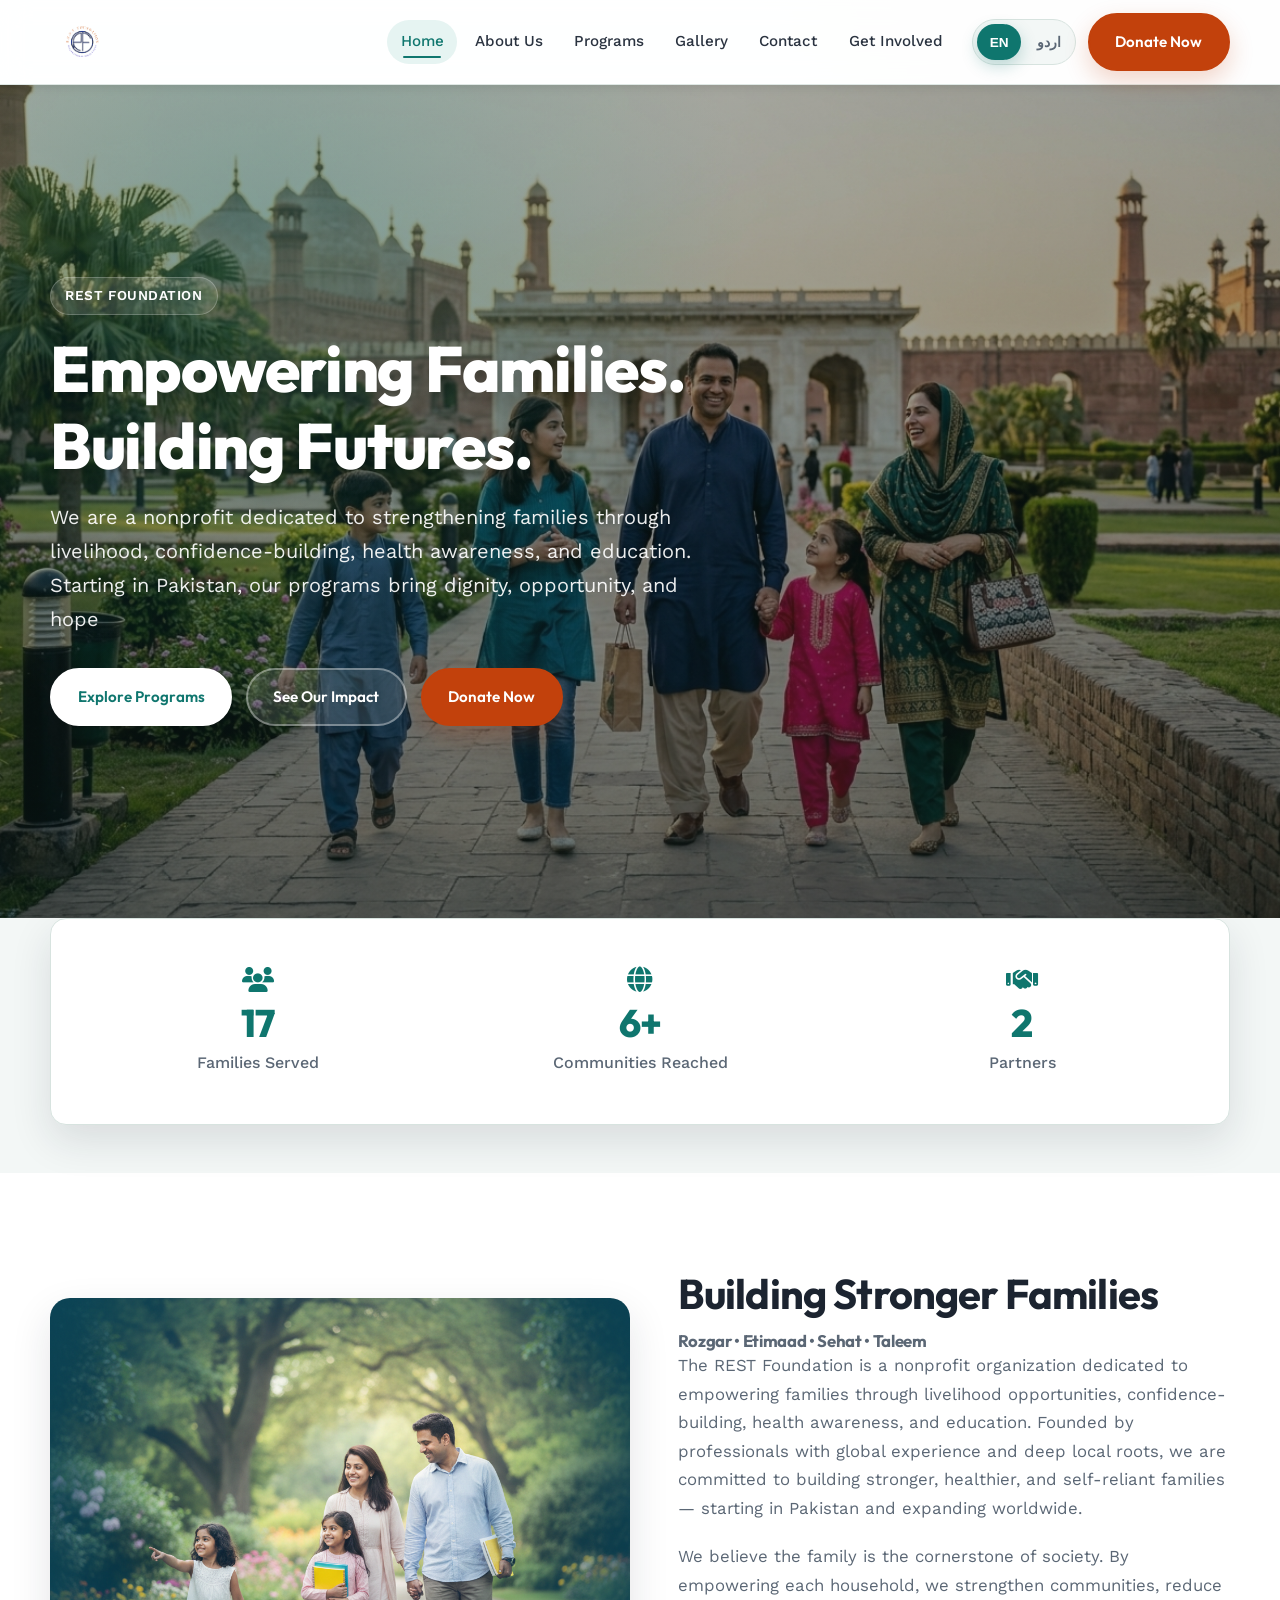
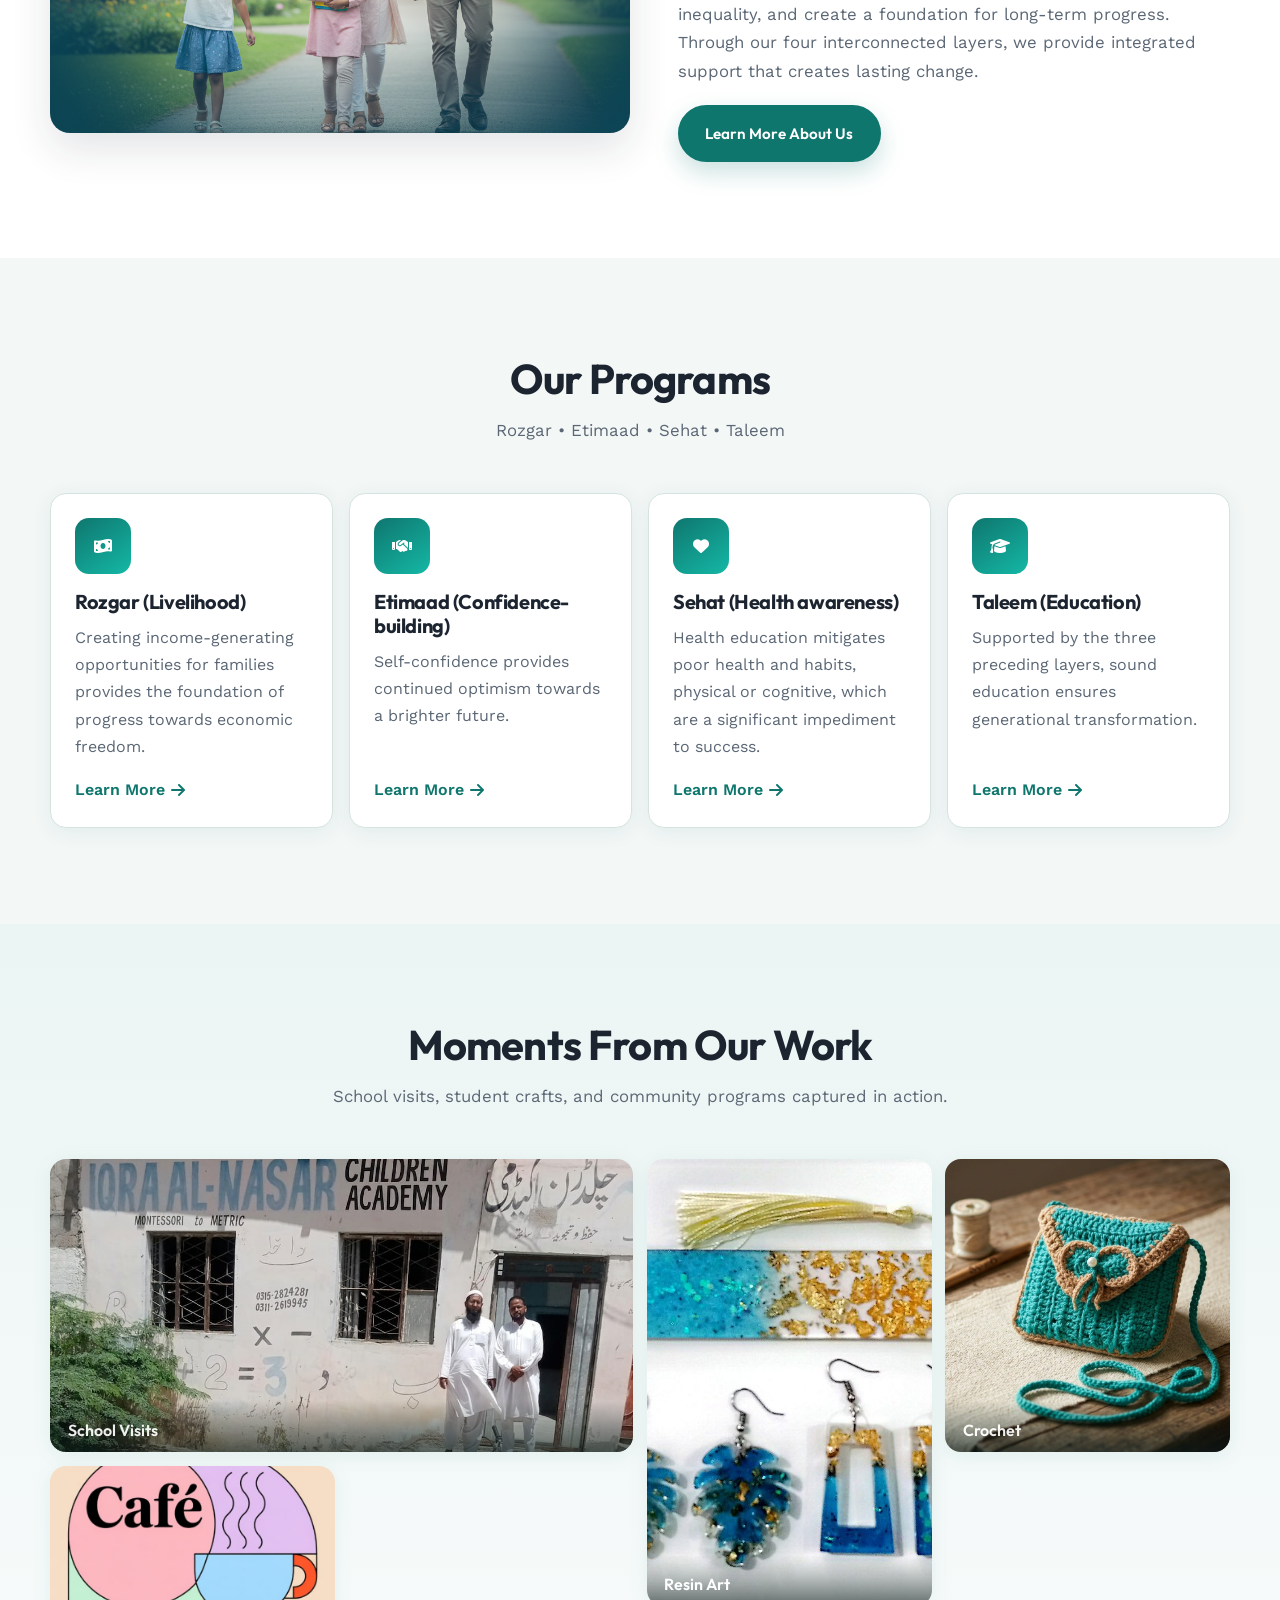
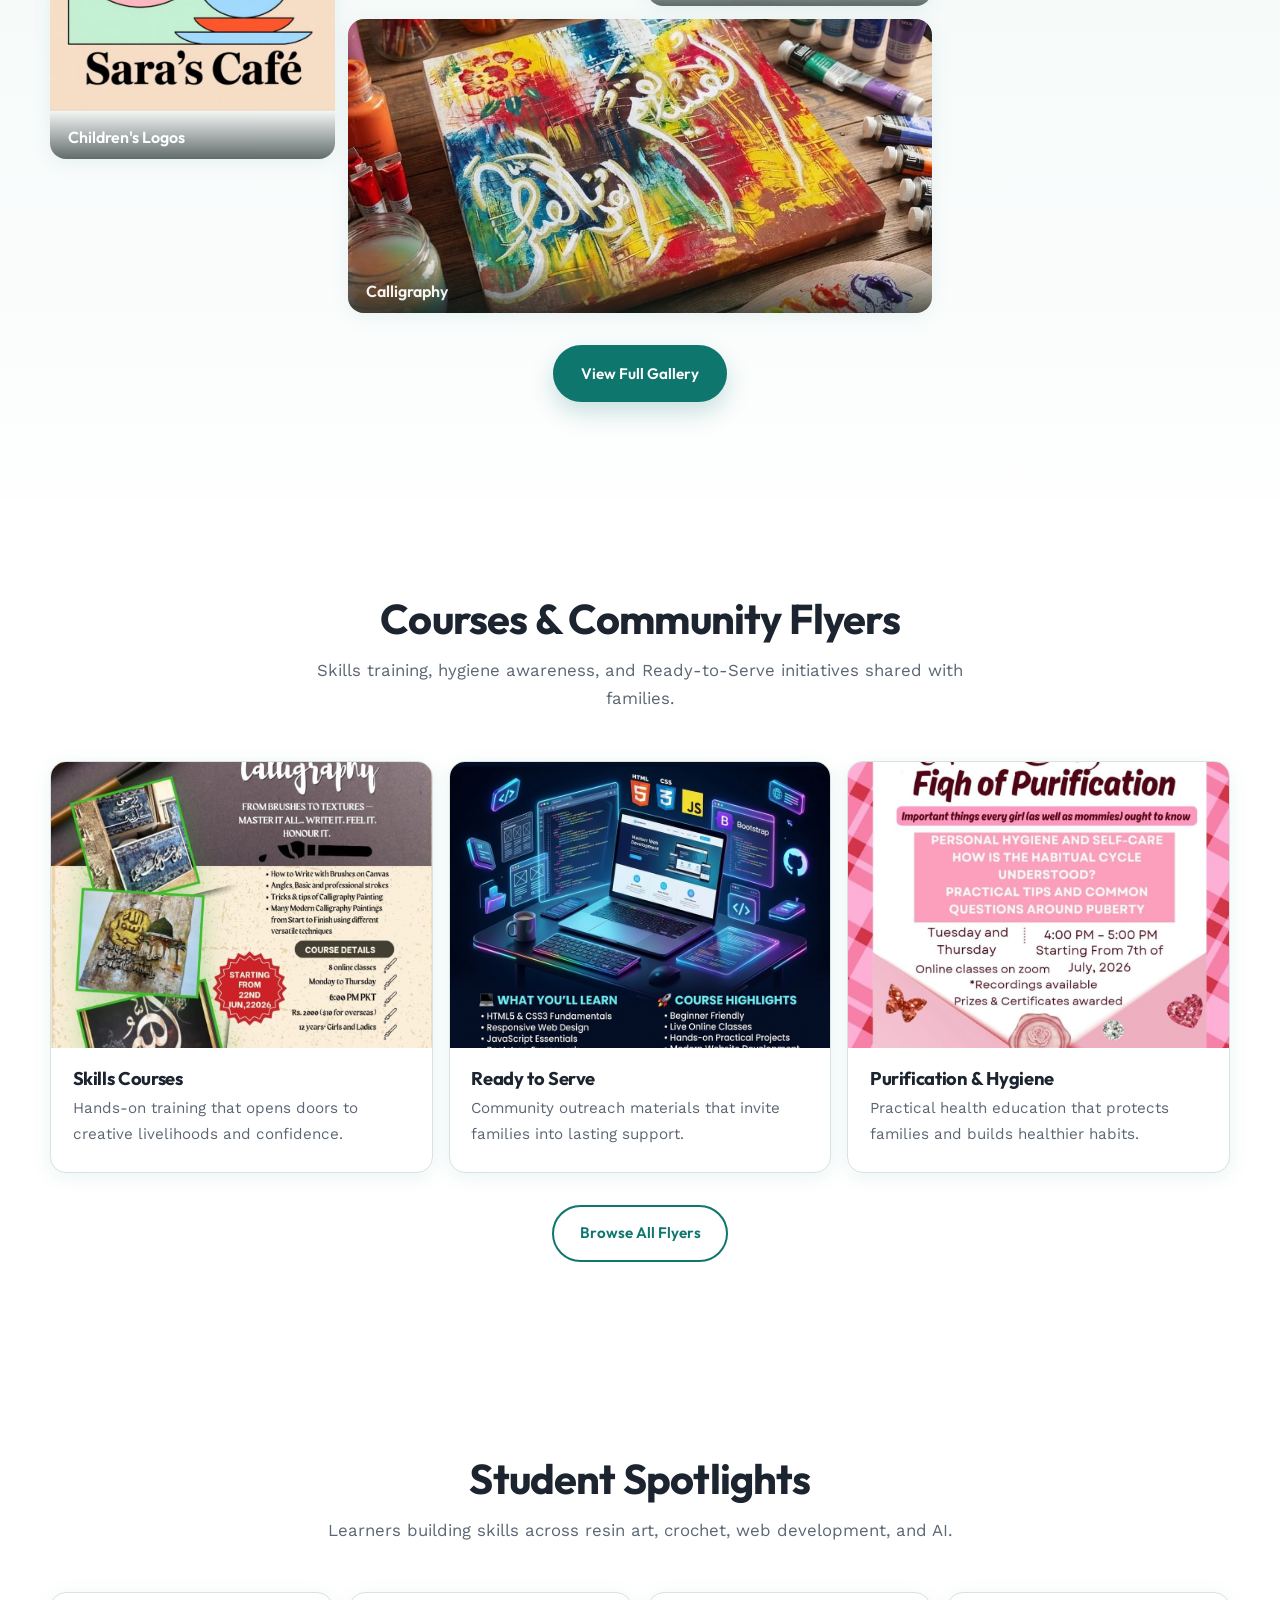
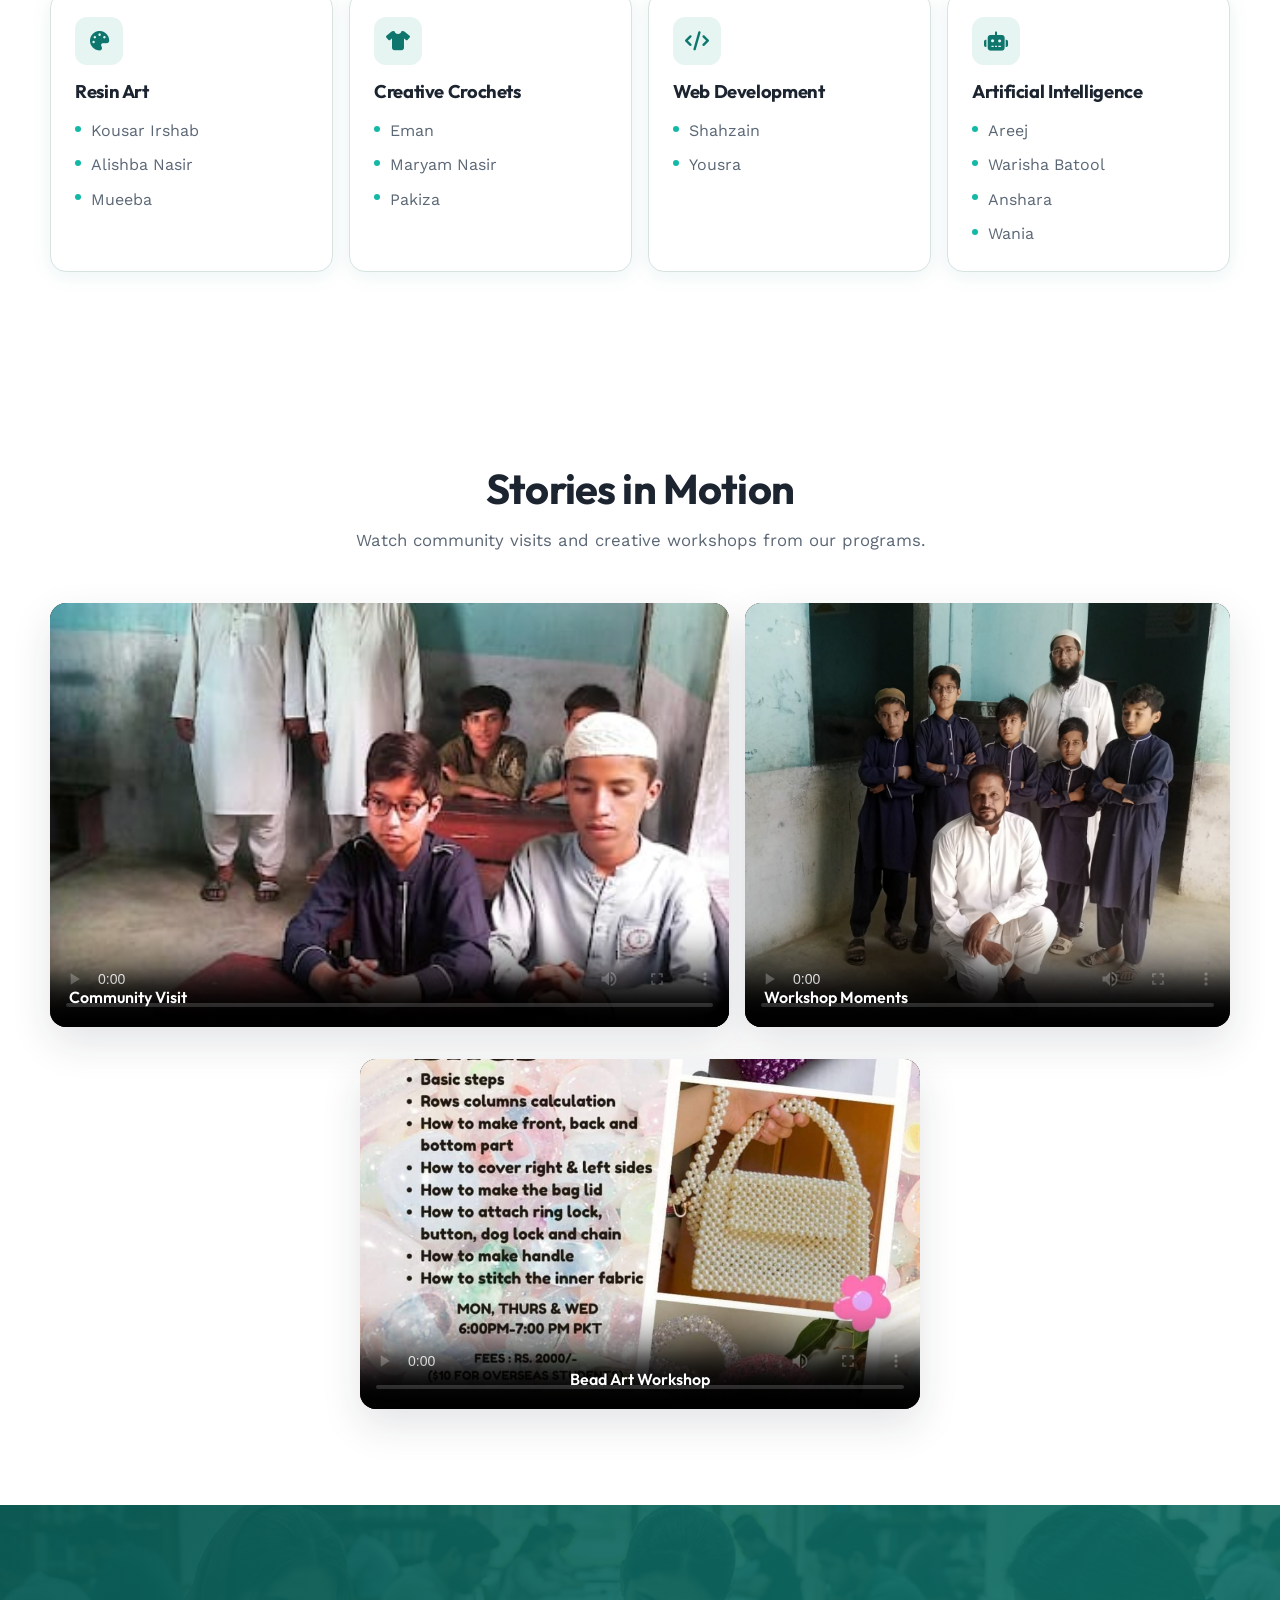
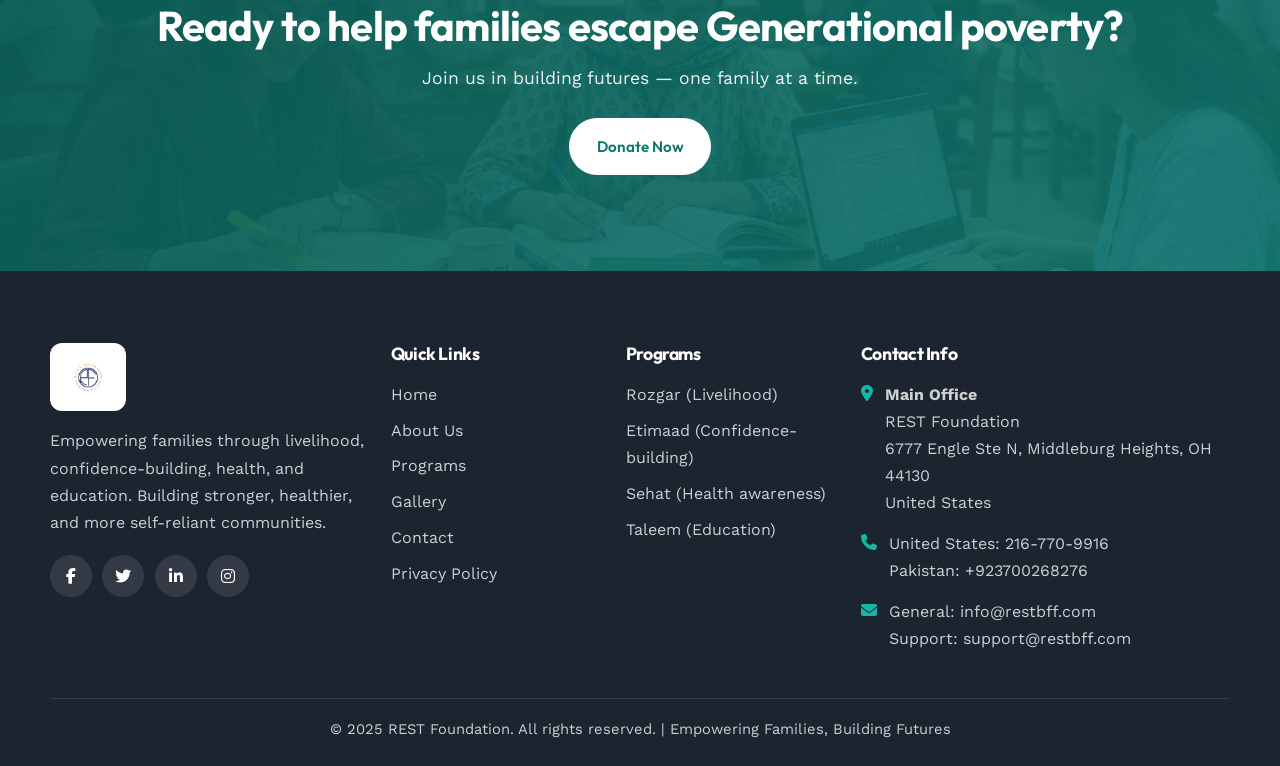
<file: index.html>
<!DOCTYPE html>
<html lang="en">
<head>
    <meta charset="UTF-8">
    <meta name="viewport" content="width=device-width, initial-scale=1.0">
    <meta name="description" content="REST Foundation - Empowering Families Through Livelihood, Confidence, Health, and Education.">
    <meta name="keywords" content="REST Foundation, microfinance, community development, education, livelihood">
    <title>REST Foundation - Empowering Through Microfinance</title>
    <link rel="stylesheet" href="css/style.css">
    <link rel="stylesheet" href="https://cdnjs.cloudflare.com/ajax/libs/font-awesome/6.4.0/css/all.min.css">
</head>
<body>
    <header class="header">
        <div class="container">
            <div class="header-content">
                <div class="logo-container">
                    <a href="index.html"><img src="images/logo.png" alt="REST Foundation Logo" class="logo"></a>
                </div>
                <nav class="main-nav" aria-label="Primary">
                    <ul class="nav-menu">
                        <li><a href="index.html" class="active" data-key="nav_home">Home</a></li>
                        <li><a href="pages/about.html" data-key="nav_about">About Us</a></li>
                        <li><a href="pages/services.html" data-key="nav_services">Services</a></li>
                        <li><a href="pages/gallery.html" data-key="nav_gallery">Gallery</a></li>
                        <li><a href="pages/contact.html" data-key="nav_contact">Contact</a></li>
                        <li><a href="pages/get-involved.html" data-key="nav_get_involved">Get Involved</a></li>
                    </ul>
                    <div class="header-actions">
                        <div class="lang-switcher">
                            <button class="btn-lang" data-lang="en" type="button">EN</button>
                            <button class="btn-lang" data-lang="ur" type="button">اردو</button>
                        </div>
                        <a href="https://www.zeffy.com/en-US/donation-form/ready-to-help-families-escape-generational-poverty" class="btn btn-accent" data-key="donate_btn">Donate Now</a>
                        <button class="hamburger" type="button" aria-label="Open menu">
                            <span></span><span></span><span></span>
                        </button>
                    </div>
                </nav>
            </div>
        </div>
    </header>

    <section class="hero">
        <div class="container">
            <div class="hero-content">
                <p class="hero-eyebrow" data-key="hero_eyebrow">REST Foundation</p>
                <h1 class="hero-title" data-key="hero_main_title">Empowering Dreams Through Financial Inclusion</h1>
                <p class="hero-subtitle" data-key="hero_main_desc">REST Foundation provides accessible microfinance solutions to underserved communities, helping entrepreneurs build sustainable businesses and create lasting change.</p>
                <div class="hero-buttons">
                    <a href="pages/services.html" class="btn btn-light" data-key="hero_btn_explore">Explore Services</a>
                    <a href="pages/gallery.html" class="btn btn-ghost" data-key="hero_btn_gallery">See Our Impact</a>
                    <a href="https://www.zeffy.com/en-US/donation-form/ready-to-help-families-escape-generational-poverty" class="btn btn-accent" data-key="donate_btn">Donate Now</a>
                </div>
            </div>
        </div>
    </section>

    <section class="stats-section">
        <div class="container">
            <div class="stats-grid">
                <div class="stat-card reveal">
                    <i class="fas fa-users" aria-hidden="true"></i>
                    <h3 class="stat-number">28</h3>
                    <p class="stat-label" data-key="stat_clients">Families Served</p>
                </div>
                <div class="stat-card reveal">
                    <i class="fas fa-globe" aria-hidden="true"></i>
                    <h3 class="stat-number">10+</h3>
                    <p class="stat-label" data-key="stat_communities">Communities Reached</p>
                </div>
                <div class="stat-card reveal">
                    <i class="fas fa-handshake" aria-hidden="true"></i>
                    <h3 class="stat-number">4</h3>
                    <p class="stat-label" data-key="stat_repayment">Partners</p>
                </div>
            </div>
        </div>
    </section>

    <section class="about-preview">
        <div class="container">
            <div class="section-grid">
                <div class="section-image reveal">
                    <img src="images/communityempowerment.jpg" alt="Community empowerment through REST Foundation">
                </div>
                <div class="section-content reveal">
                    <h2 class="section-title" data-key="community_title">Community Empowerment</h2>
                    <h3 class="section-subtitle" data-key="community_subtitle">Building Financial Bridges to Success</h3>
                    <p class="section-text" data-key="community_para1">
                        Since our establishment, REST Foundation has been at the forefront of financial inclusion,
                        providing microfinance services to those traditionally excluded from formal banking systems.
                    </p>
                    <p class="section-text" data-key="community_para2">
                        Through carefully designed programs, financial literacy, and ongoing support, we help families
                        build sustainable livelihoods and brighter futures.
                    </p>
                    <a href="pages/about.html" class="btn btn-primary" data-key="community_btn">Learn More About Us</a>
                </div>
            </div>
        </div>
    </section>

    <section class="services-preview">
        <div class="container">
            <div class="section-header">
                <h2 class="section-title centered" data-key="services_preview_title">Our Microfinance Services</h2>
                <p class="section-subtitle centered" data-key="services_preview_subtitle">Tailored financial solutions designed to meet the unique needs of our clients</p>
            </div>
            <div class="services-grid">
                <article class="service-card reveal">
                    <div class="service-icon"><i class="fas fa-money-bill-wave" aria-hidden="true"></i></div>
                    <h3 data-key="service1_title">Rozgar (Livelihood)</h3>
                    <p data-key="service1_desc">Creating income-generating opportunities for families provides the foundation of progress towards economic freedom.</p>
                    <a href="pages/services.html" class="service-link"><span data-key="service_btn_learn">Learn More</span> <i class="fas fa-arrow-right" aria-hidden="true"></i></a>
                </article>
                <article class="service-card reveal">
                    <div class="service-icon"><i class="fas fa-handshake" aria-hidden="true"></i></div>
                    <h3 data-key="service3_title">Etimaad (Trust)</h3>
                    <p data-key="service3_desc">Self-confidence provides continued optimism towards a brighter future.</p>
                    <a href="pages/services.html" class="service-link"><span data-key="service_btn_learn">Learn More</span> <i class="fas fa-arrow-right" aria-hidden="true"></i></a>
                </article>
                <article class="service-card reveal">
                    <div class="service-icon"><i class="fas fa-heart" aria-hidden="true"></i></div>
                    <h3 data-key="service2_title">Sehat (Health)</h3>
                    <p data-key="service2_desc">Health education mitigates poor health and habits, physical or cognitive, which are a significant impediment to success.</p>
                    <a href="pages/services.html" class="service-link"><span data-key="service_btn_learn">Learn More</span> <i class="fas fa-arrow-right" aria-hidden="true"></i></a>
                </article>
                <article class="service-card reveal">
                    <div class="service-icon"><i class="fas fa-graduation-cap" aria-hidden="true"></i></div>
                    <h3 data-key="service4_title">Taleem (Education)</h3>
                    <p data-key="service4_desc">Supported by the three preceding layers, sound education ensures generational transformation.</p>
                    <a href="pages/services.html" class="service-link"><span data-key="service_btn_learn">Learn More</span> <i class="fas fa-arrow-right" aria-hidden="true"></i></a>
                </article>
            </div>
        </div>
    </section>

    <section class="gallery-preview">
        <div class="container">
            <div class="section-header">
                <h2 class="section-title centered" data-key="gallery_preview_title">Moments From Our Work</h2>
                <p class="section-subtitle centered" data-key="gallery_preview_subtitle">School visits, student crafts, and community programs captured in action.</p>
            </div>
            <div class="mosaic-grid">
                <a class="mosaic-item wide reveal" href="pages/gallery.html#school-visits">
                    <img src="images/school-visits/school-2026-04-30-at-2.45.15-am.jpeg" alt="School visit with students">
                    <span class="mosaic-caption" data-key="cat_school">School Visits</span>
                </a>
                <a class="mosaic-item tall reveal" href="pages/gallery.html#resin-art">
                    <img src="images/resin-art/resin-alishba-2026-06-10-at-10.08.19-am.jpeg" alt="Student resin art piece">
                    <span class="mosaic-caption" data-key="cat_resin">Resin Art</span>
                </a>
                <a class="mosaic-item reveal" href="pages/gallery.html#crochet">
                    <img src="images/crochet/crochet-handbag-2026-07-13-at-9.03.54-pm.jpeg" alt="Handmade crochet handbag">
                    <span class="mosaic-caption" data-key="cat_crochet">Crochet</span>
                </a>
                <a class="mosaic-item reveal" href="pages/gallery.html#children-logos">
                    <img src="images/children-logos/logo1-2026-07-03-at-10.39.37-am.jpeg" alt="Logo designed by children">
                    <span class="mosaic-caption" data-key="cat_logos">Children's Logos</span>
                </a>
                <a class="mosaic-item wide reveal" href="pages/gallery.html#calligraphy">
                    <img src="images/calligraphy/caligraphy-2026-07-18-at-2.23.38-am.jpeg" alt="Calligraphy artwork">
                    <span class="mosaic-caption" data-key="cat_calligraphy">Calligraphy</span>
                </a>
            </div>
            <div class="center-cta">
                <a href="pages/gallery.html" class="btn btn-primary" data-key="gallery_view_all">View Full Gallery</a>
            </div>
        </div>
    </section>

    <section class="programs-section">
        <div class="container">
            <div class="section-header">
                <h2 class="section-title centered" data-key="programs_title">Courses &amp; Community Flyers</h2>
                <p class="section-subtitle centered" data-key="programs_subtitle">Skills training, hygiene awareness, and Ready-to-Serve initiatives shared with families.</p>
            </div>
            <div class="programs-grid">
                <article class="program-card reveal">
                    <div class="program-card-media">
                        <img src="flyers/courses1-2026-06-17-at-12.28.27-am.jpeg" alt="Skills course flyer">
                    </div>
                    <div class="program-card-body">
                        <h3 data-key="program_courses">Skills Courses</h3>
                        <p data-key="program_courses_desc">Hands-on training that opens doors to creative livelihoods and confidence.</p>
                    </div>
                </article>
                <article class="program-card reveal">
                    <div class="program-card-media">
                        <img src="flyers/rts1-2026-07-13-at-1.02.24-pm.jpeg" alt="Ready to Serve flyer">
                    </div>
                    <div class="program-card-body">
                        <h3 data-key="program_rts">Ready to Serve</h3>
                        <p data-key="program_rts_desc">Community outreach materials that invite families into lasting support.</p>
                    </div>
                </article>
                <article class="program-card reveal">
                    <div class="program-card-media">
                        <img src="flyers/purification-and-hygiene-2026-07-07-at-2.32.49-am.jpeg" alt="Purification and hygiene flyer">
                    </div>
                    <div class="program-card-body">
                        <h3 data-key="program_hygiene">Purification &amp; Hygiene</h3>
                        <p data-key="program_hygiene_desc">Practical health education that protects families and builds healthier habits.</p>
                    </div>
                </article>
            </div>
            <div class="center-cta">
                <a href="pages/gallery.html#flyers" class="btn btn-secondary" data-key="programs_view_all">Browse All Flyers</a>
            </div>
        </div>
    </section>

    <section class="students-section">
        <div class="container">
            <div class="section-header">
                <h2 class="section-title centered" data-key="students_title">Student Spotlights</h2>
                <p class="section-subtitle centered" data-key="students_subtitle">Learners building skills across resin art, crochet, web development, and AI.</p>
            </div>
            <div class="students-grid">
                <article class="student-card reveal">
                    <div class="student-card-icon"><i class="fas fa-palette" aria-hidden="true"></i></div>
                    <h3 data-key="students_resin_title">Resin Art</h3>
                    <ul>
                        <li>Kousar Irshab</li>
                        <li>Alishba Nasir</li>
                        <li>Mueeba</li>
                    </ul>
                </article>
                <article class="student-card reveal">
                    <div class="student-card-icon"><i class="fas fa-shirt" aria-hidden="true"></i></div>
                    <h3 data-key="students_crochet_title">Creative Crochets</h3>
                    <ul>
                        <li>Eman</li>
                        <li>Maryam Nasir</li>
                        <li>Pakiza</li>
                    </ul>
                </article>
                <article class="student-card reveal">
                    <div class="student-card-icon"><i class="fas fa-code" aria-hidden="true"></i></div>
                    <h3 data-key="students_web_title">Web Development</h3>
                    <ul>
                        <li>Shahzain</li>
                        <li>Yousra</li>
                    </ul>
                </article>
                <article class="student-card reveal">
                    <div class="student-card-icon"><i class="fas fa-robot" aria-hidden="true"></i></div>
                    <h3 data-key="students_ai_title">Artificial Intelligence</h3>
                    <ul>
                        <li>Areej</li>
                        <li>Warisha Batool</li>
                        <li>Anshara</li>
                        <li>Wania</li>
                    </ul>
                </article>
            </div>
        </div>
    </section>

    <section class="videos-section">
        <div class="container">
            <div class="section-header">
                <h2 class="section-title centered" data-key="videos_title">Stories in Motion</h2>
                <p class="section-subtitle centered" data-key="videos_subtitle">Watch community visits and creative workshops from our programs.</p>
            </div>
            <div class="video-grid">
                <div class="video-card reveal">
                    <video controls preload="metadata" poster="images/school-visits/school-2026-04-30-at-2.45.16-am.jpeg">
                        <source src="videos/video-2026-04-30-at-2.43.44-am.mp4" type="video/mp4">
                    </video>
                    <div class="video-card-meta" data-key="video_community">Community Visit</div>
                </div>
                <div class="video-card reveal">
                    <video controls preload="metadata" poster="images/school-visits/school-2026-04-30-at-2.45.18-am.jpeg">
                        <source src="videos/video-2026-04-30-at-2.43.44-am-1.mp4" type="video/mp4">
                    </video>
                    <div class="video-card-meta" data-key="video_workshop">Workshop Moments</div>
                </div>
            </div>
            <div class="center-cta">
                <div class="video-card reveal" style="max-width:560px;margin:0 auto;">
                    <video controls preload="metadata" poster="flyers/courses3-2026-06-16-at-7.23.06-am.jpeg">
                        <source src="flyers/bead-art-2026-06-16-at-7.22.53-am.mp4" type="video/mp4">
                    </video>
                    <div class="video-card-meta" data-key="video_bead">Bead Art Workshop</div>
                </div>
            </div>
        </div>
    </section>

    <section class="cta-section">
        <div class="container">
            <div class="cta-content">
                <h2 data-key="cta_final_title">Ready to Transform Your Future?</h2>
                <p data-key="cta_final_text">Join thousands of entrepreneurs who have built successful businesses with our support.</p>
                <a href="https://www.zeffy.com/en-US/donation-form/ready-to-help-families-escape-generational-poverty" class="btn btn-light" data-key="donate_btn">Donate Now</a>
            </div>
        </div>
    </section>

    <footer class="footer">
        <div class="container">
            <div class="footer-grid">
                <div class="footer-col">
                    <img src="images/logo.png" alt="REST Foundation" class="footer-logo">
                    <p class="footer-description" data-key="footer_description">
                        Empowering communities through accessible microfinance solutions and comprehensive support services.
                    </p>
                    <div class="social-links">
                        <a href="#" aria-label="Facebook"><i class="fab fa-facebook-f" aria-hidden="true"></i></a>
                        <a href="#" aria-label="Twitter"><i class="fab fa-twitter" aria-hidden="true"></i></a>
                        <a href="#" aria-label="LinkedIn"><i class="fab fa-linkedin-in" aria-hidden="true"></i></a>
                        <a href="#" aria-label="Instagram"><i class="fab fa-instagram" aria-hidden="true"></i></a>
                    </div>
                </div>
                <div class="footer-col">
                    <h3 data-key="footer_quick_links">Quick Links</h3>
                    <ul class="footer-links">
                        <li><a href="index.html" data-key="nav_home">Home</a></li>
                        <li><a href="pages/about.html" data-key="nav_about">About Us</a></li>
                        <li><a href="pages/services.html" data-key="nav_services">Services</a></li>
                        <li><a href="pages/gallery.html" data-key="nav_gallery">Gallery</a></li>
                        <li><a href="pages/contact.html" data-key="nav_contact">Contact</a></li>
                        <li><a href="pages/privacy.html" data-key="nav_privacy">Privacy Policy</a></li>
                    </ul>
                </div>
                <div class="footer-col">
                    <h3 data-key="footer_services">Services</h3>
                    <ul class="footer-links">
                        <li><a href="pages/services.html#group" data-key="service_microloans_title">Microloans</a></li>
                        <li><a href="pages/services.html#agriculture" data-key="service_group_title">Group Lending</a></li>
                        <li><a href="pages/services.html#housing" data-key="housing_detail_title">Savings Programs</a></li>
                        <li><a href="pages/services.html#education" data-key="service_education_title">Financial Education</a></li>
                    </ul>
                </div>
                <div class="footer-col">
                    <h3 data-key="footer_contact_info">Contact Info</h3>
                    <div class="footer-contact-wrapper">
                        <ul class="footer-contact">
                            <li>
                                <i class="fas fa-map-marker-alt" aria-hidden="true"></i>
                                <span>
                                    <strong data-key="contact_main_office">Main Office</strong><br>
                                    <span data-key="contact_address">REST Foundation 6777 Engle Rd M, Middleburg Heights, OH 44130 United States</span>
                                </span>
                            </li>
                            <li>
                                <i class="fas fa-phone" aria-hidden="true"></i>
                                <span data-key="contact_phone_details">United States: 216-770-9916<br>Pakistan: +923700268276</span>
                            </li>
                            <li>
                                <i class="fas fa-envelope" aria-hidden="true"></i>
                                <span data-key="contact_email_details">General: info@restfoundation.org<br>Support: support@restfoundation.org</span>
                            </li>
                        </ul>
                    </div>
                </div>
            </div>
            <div class="footer-bottom">
                <p data-key="footer_bottom">&copy; 2025 REST Foundation. All rights reserved. | Committed to Financial Inclusion</p>
            </div>
        </div>
    </footer>

    <script src="js/translations.js"></script>
    <script src="js/i18n-extend.js"></script>
    <script src="js/script.js"></script>
    <script src="js/ui-enhance.js"></script>
</body>
</html>
</file>
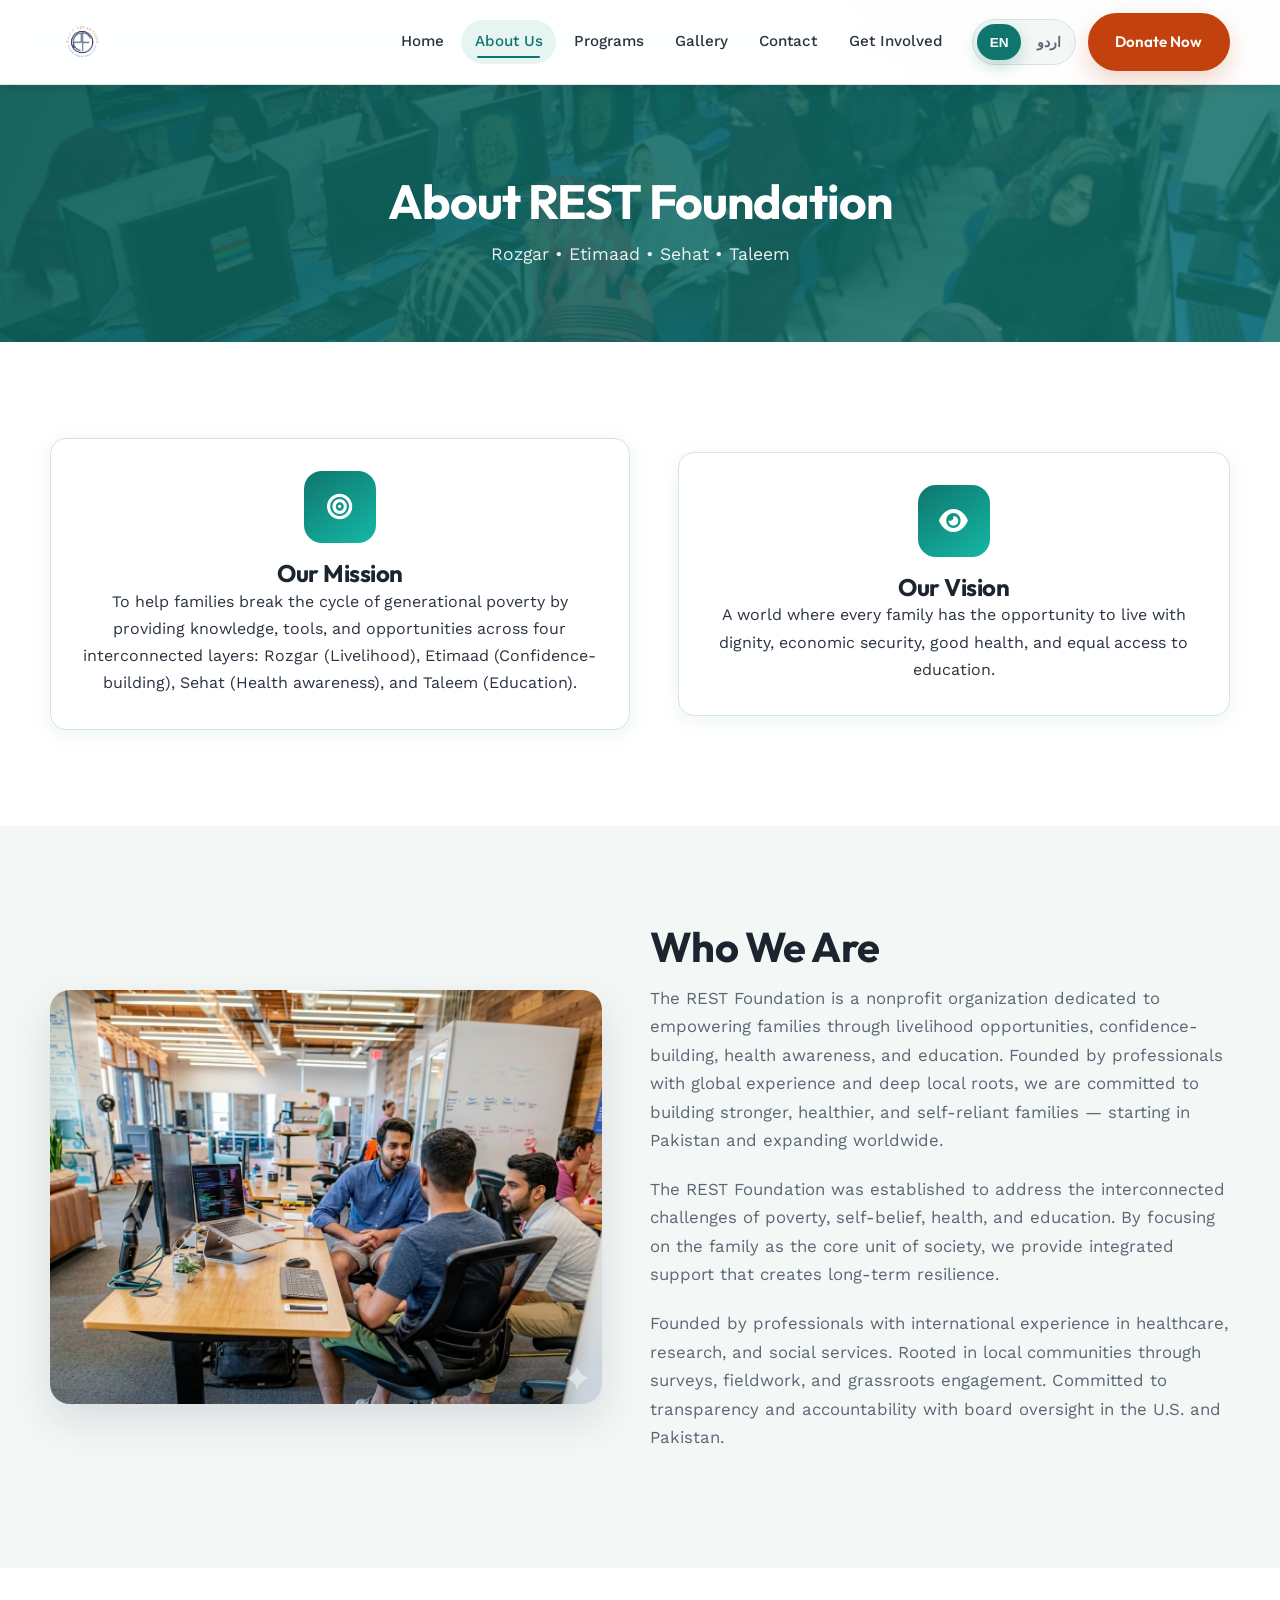
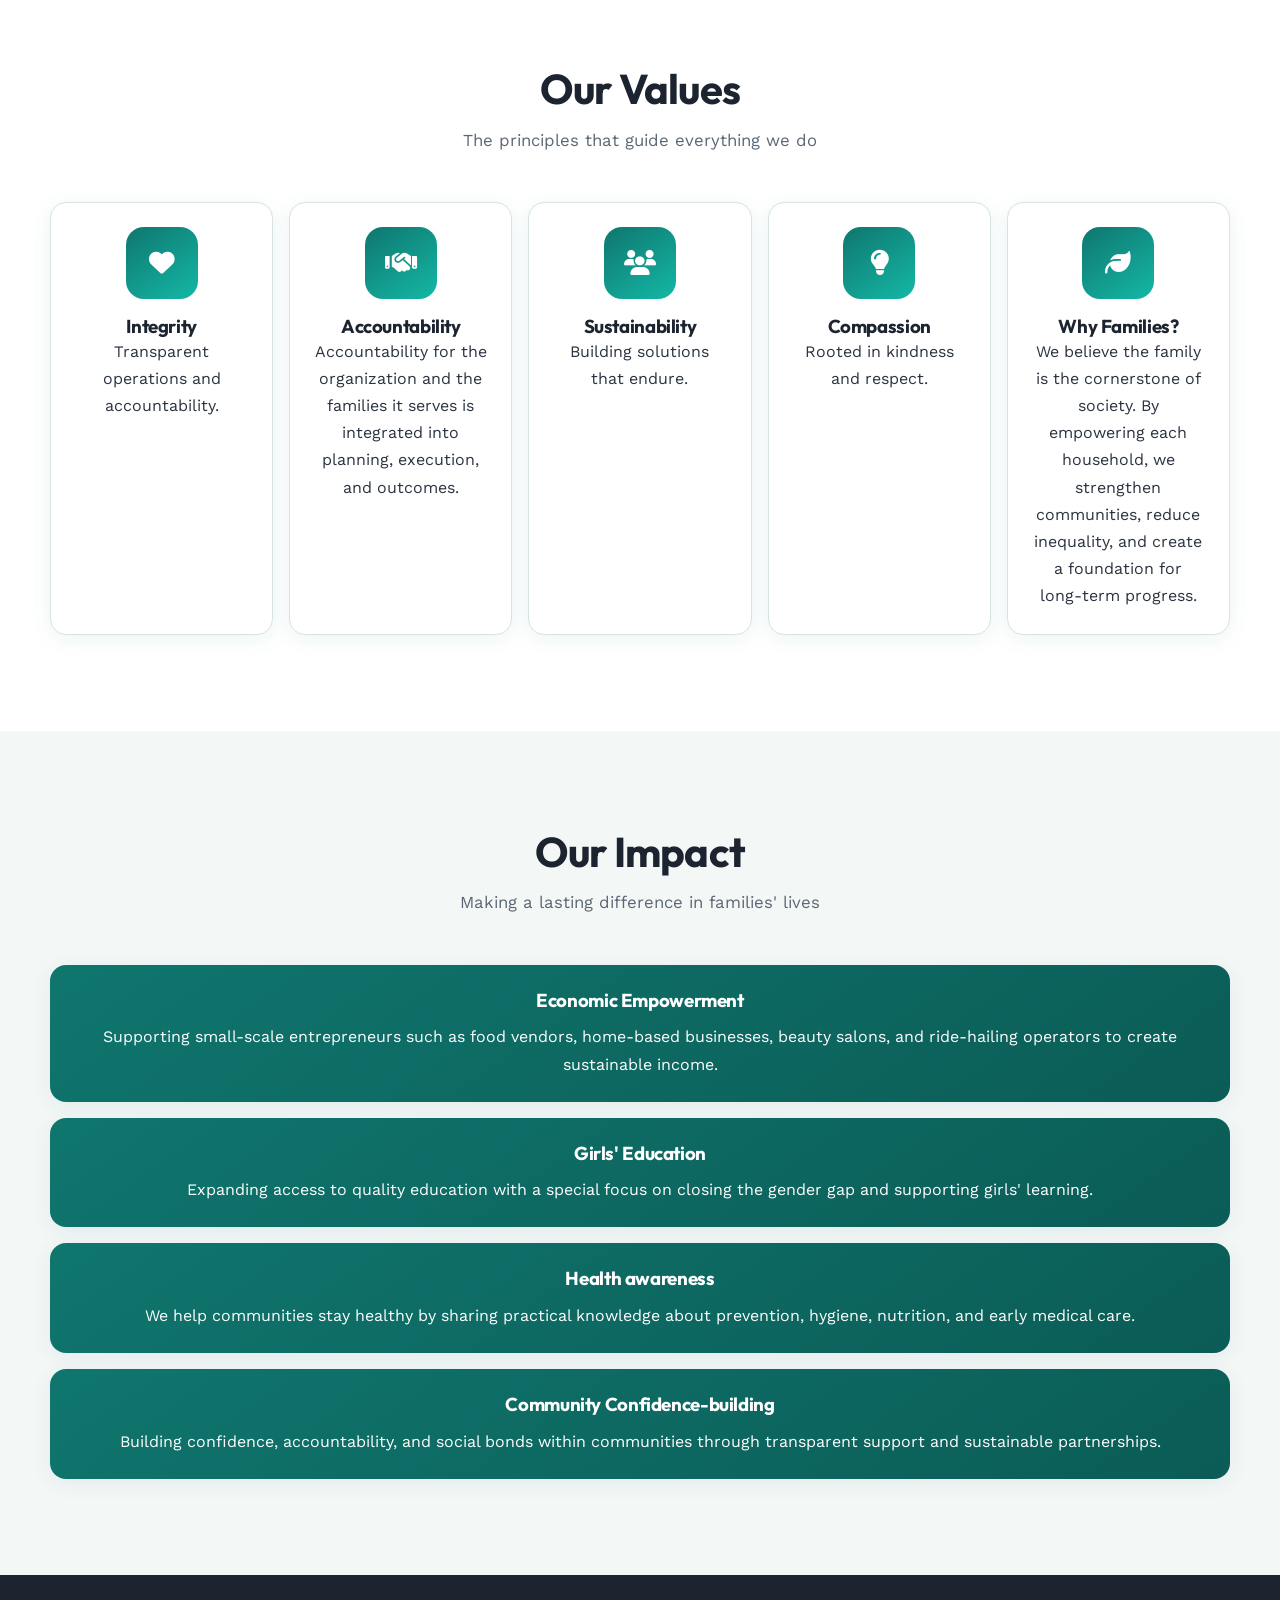
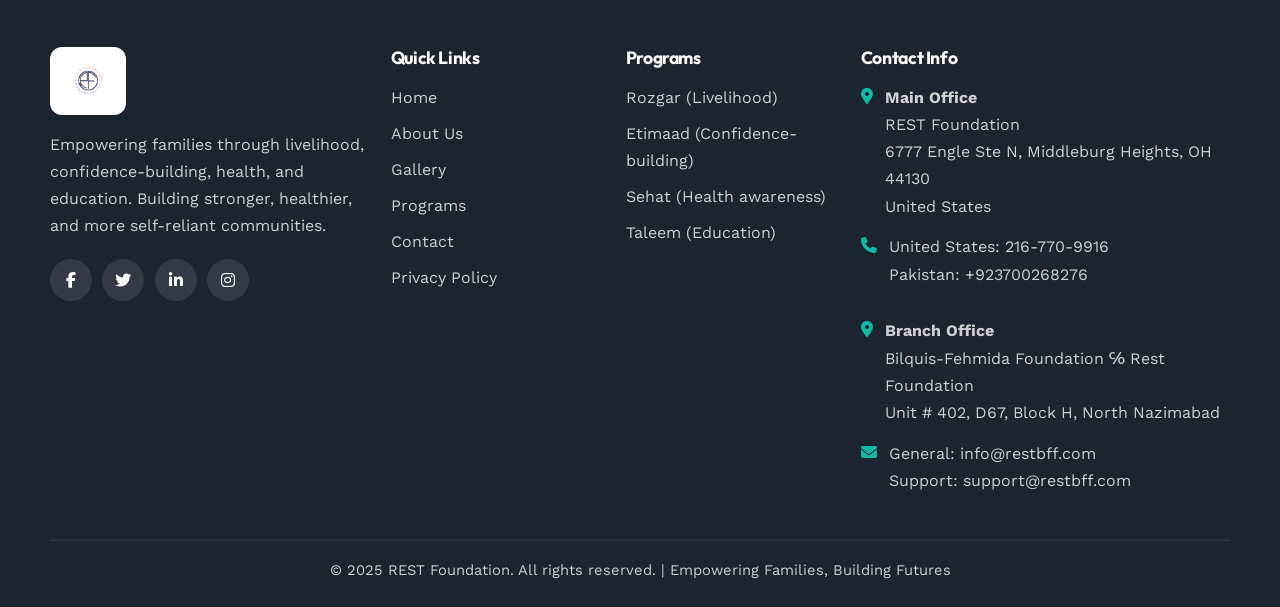
<file: pages/about.html>
<!DOCTYPE html>
<html lang="en">
<head>
    <meta charset="UTF-8">
    <meta name="viewport" content="width=device-width, initial-scale=1.0">
    <meta name="description" content="Learn about REST Foundation's mission to empower communities through microfinance and financial inclusion.">
    <title>About Us - REST Foundation</title>
    <link rel="stylesheet" href="../css/style.css">
    <link rel="stylesheet" href="https://cdnjs.cloudflare.com/ajax/libs/font-awesome/6.4.0/css/all.min.css">
</head>
<body>
    
        <header class="header">
        <div class="container">
            <div class="header-content">
                <div class="logo-container">
                    <a href="../index.html">
                        <img src="../images/logo.png" alt="REST Foundation Logo" class="logo">
                    </a>
                </div>
                <nav class="main-nav" aria-label="Primary">
                    <ul class="nav-menu">
                        <li><a href="../index.html" data-key="nav_home">Home</a></li>
                        <li><a href="about.html" class="active" data-key="nav_about">About Us</a></li>
                        <li><a href="services.html" data-key="nav_services">Services</a></li>
                        <li><a href="gallery.html" data-key="nav_gallery">Gallery</a></li>
                        <li><a href="contact.html" data-key="nav_contact">Contact</a></li>
                        <li><a href="get-involved.html" data-key="nav_get_involved">Get Involved</a></li>
                    </ul>
                    <div class="header-actions">
                        <div class="lang-switcher">
                            <button class="btn-lang" data-lang="en" type="button">EN</button>
                            <button class="btn-lang" data-lang="ur" type="button">اردو</button>
                        </div>
                        <a href="https://www.zeffy.com/en-US/donation-form/ready-to-help-families-escape-generational-poverty" class="btn btn-accent" data-key="donate_btn">Donate Now</a>
                        <button class="hamburger" type="button" aria-label="Open menu">
                            <span></span><span></span><span></span>
                        </button>
                    </div>
                </nav>
            </div>
        </div>
    </header>

    
    <section class="page-header">
        <div class="container">
            <h1 data-key="about_page_title">About REST Foundation</h1>
            <p data-key="about_page_subtitle">Building a financially inclusive world, one community at a time</p>
        </div>
    </section>

    
    <section class="mission-vision">
        <div class="container">
            <div class="section-grid">
                <div class="mission-card">
                    <div class="icon-large">
                        <i class="fas fa-bullseye"></i>
                    </div>
                    <h2 data-key="mission_heading">Our Mission</h2>
                    <p data-key="mission_text">
                        To provide accessible, affordable, and sustainable microfinance services that empower 
                        underserved individuals and communities to achieve economic independence, build resilient 
                        livelihoods, and create lasting positive change. We are committed to breaking the cycle 
                        of poverty through financial inclusion, education, and unwavering support.
                    </p>
                </div>
                <div class="mission-card">
                    <div class="icon-large">
                        <i class="fas fa-eye"></i>
                    </div>
                    <h2 data-key="vision_heading">Our Vision</h2>
                    <p data-key="vision_text">
                        A world where every individual, regardless of their economic background, has access to 
                        the financial tools and resources needed to pursue their dreams, build sustainable 
                        businesses, and contribute to thriving communities. We envision a future where financial 
                        exclusion is eliminated and opportunity is universal.
                    </p>
                </div>
            </div>
        </div>
    </section>

    
    <section class="our-story">
        <div class="container">
            <div class="section-grid reverse">
                <div class="section-content">
                    <h2 class="section-title" data-key="story_title">Our Story</h2>
                    <p class="section-text" data-key="story_text1">
                        REST Foundation was established in 2010 by a group of passionate financial professionals 
                        and community development experts who witnessed firsthand the transformative power of 
                        microfinance. Inspired by the success of microfinance pioneers around the world, they 
                        set out to create an organization that would bring these life-changing services to 
                        underserved communities.
                    </p>
                    <p class="section-text" data-key="story_text2">
                        Starting with just 50 clients and $100,000 in capital, REST Foundation has grown into 
                        a leading microfinance institution serving over 50,000 active clients across 150 
                        communities. Our growth has been driven by our unwavering commitment to our clients' 
                        success and our innovative approach to financial inclusion.
                    </p>
                    <p class="section-text" data-key="story_text3">
                        Today, we offer a comprehensive suite of microfinance products and services, including 
                        microloans, savings programs, insurance products, and financial literacy training. Our 
                        98% loan repayment rate and countless success stories demonstrate the effectiveness of 
                        our approach and the resilience of our clients.
                    </p>
                </div>
                <div class="section-image">
                    <img src="../images/about-ourjourney.jpg" alt="Our Journey">
                </div>
            </div>
        </div>
    </section>

    
    <section class="core-values">
        <div class="container">
            <div class="section-header">
                <h2 class="section-title centered" data-key="values_section_title">Our Core Values</h2>
                <p class="section-subtitle centered" data-key="values_section_subtitle">The principles that guide everything we do</p>
            </div>
            <div class="values-grid">
                <div class="value-card">
                    <div class="value-icon">
                        <i class="fas fa-heart"></i>
                    </div>
                    <h3 data-key="value_empowerment_title">Empowerment</h3>
                    <p data-key="value_empowerment_desc">We believe in empowering individuals to take control of their financial futures through education, support, and access to resources.</p>
                </div>
                <div class="value-card">
                    <div class="value-icon">
                        <i class="fas fa-handshake"></i>
                    </div>
                    <h3 data-key="value_integrity_title">Integrity</h3>
                    <p data-key="value_integrity_desc">We operate with the highest ethical standards, ensuring transparency, honesty, and accountability in all our interactions.</p>
                </div>
                <div class="value-card">
                    <div class="value-icon">
                        <i class="fas fa-users"></i>
                    </div>
                    <h3 data-key="value_community_title">Community</h3>
                    <p data-key="value_community_desc">We recognize that strong communities are built on mutual support and collaboration, and we foster these connections.</p>
                </div>
                <div class="value-card">
                    <div class="value-icon">
                        <i class="fas fa-lightbulb"></i>
                    </div>
                    <h3 data-key="value_innovation_title">Innovation</h3>
                    <p data-key="value_innovation_desc">We continuously seek innovative solutions to better serve our clients and overcome barriers to financial inclusion.</p>
                </div>
                <div class="value-card">
                    <div class="value-icon">
                        <i class="fas fa-leaf"></i>
                    </div>
                    <h3 data-key="value_sustainability_title">Sustainability</h3>
                    <p data-key="value_sustainability_desc">We are committed to creating sustainable solutions that benefit both people and the planet for generations to come.</p>
                </div>
            </div>
        </div>
    </section>

    <section class="impact-section">
        <div class="container">
            <div class="section-header">
                <h2 class="section-title centered" data-key="impact_section_title">Our Impact</h2>
                <p class="section-subtitle centered" data-key="impact_section_subtitle">Making a real difference in people's lives</p>
            </div>
            <div class="impact-grid">
                <div class="impact-card">
                    <h3 data-key="impact_economic_title">Economic Empowerment</h3>
                    <p data-key="impact_economic_desc">Our clients have created over 75,000 jobs in their communities, with average income increases of 150% within two years of receiving their first loan.</p>
                </div>
                <div class="impact-card">
                    <h3 data-key="impact_women_title">Women's Advancement</h3>
                    <p data-key="impact_women_desc">70% of our clients are women entrepreneurs who are now financially independent and empowering other women in their communities.</p>
                </div>
                <div class="impact-card">
                    <h3 data-key="impact_education_title">Health Education</h3>
                    <p data-key="impact_education_desc">Distributing bilingual health flyers and promoting preventive healthcare through family-centered initiatives.</p>
                </div>
                <div class="impact-card">
                    <h3 data-key="impact_community_title">Community Development</h3>
                    <p data-key="impact_community_desc">Our clients have reinvested over $10 million back into their local communities through various development initiatives.</p>
                </div>
            </div>
        </div>
    </section>

    
    <footer class="footer">
        <div class="container">
            <div class="footer-grid">
                <div class="footer-col">
                    <img src="../images/logo.png" alt="REST Foundation" class="footer-logo">
                    <p class="footer-description" data-key="footer_description">
                        Empowering communities through accessible microfinance solutions and comprehensive support services.
                    </p>
                    <div class="social-links">
                        <a href="#" aria-label="Facebook"><i class="fab fa-facebook-f"></i></a>
                        <a href="#" aria-label="Twitter"><i class="fab fa-twitter"></i></a>
                        <a href="#" aria-label="LinkedIn"><i class="fab fa-linkedin-in"></i></a>
                        <a href="#" aria-label="Instagram"><i class="fab fa-instagram"></i></a>
                    </div>
                </div>
                <div class="footer-col">
                    <h3 data-key="footer_quick_links">Quick Links</h3>
                    <ul class="footer-links">
                        <li><a href="../index.html" data-key="nav_home">Home</a></li>
                        <li><a href="about.html" data-key="nav_about">About Us</a></li>
                        <li><a href="gallery.html" data-key="nav_gallery">Gallery</a></li>
                        <li><a href="services.html" data-key="nav_services">Services</a></li>
                        <li><a href="contact.html" data-key="nav_contact">Contact</a></li>
                        <li><a href="privacy.html" data-key="nav_privacy">Privacy Policy</a></li>
                    </ul>
                </div>
                <div class="footer-col">
                    <h3 data-key="footer_services">Services</h3>
                    <ul class="footer-links">
                        <li><a href="services.html#group" data-key="service_microloans_title">Microloans</a></li>
                        <li><a href="services.html#agriculture" data-key="service_group_title">Group Lending</a></li>
                        <li><a href="services.html#housing" data-key="housing_detail_title">Savings Programs</a></li>
                        <li><a href="services.html#education" data-key="service_education_title">Financial Education</a></li>
                        
                    </ul>
                </div>
                <div class="footer-col">
                    <h3 data-key="footer_contact_info">Contact Info</h3>

                    <div class="footer-contact-wrapper">
                        <div class="footer-contact-col">
                            <ul class="footer-contact">
                                <li>
                                    <i class="fas fa-map-marker-alt"></i>
                                    <span>
                                        <strong data-key="contact_main_office">Main Office</strong><br>
                                        <span data-key="contact_address">
                                            REST Foundation<br>
                                            6777 Engle Rd M, Middleburg Heights, OH 44130<br>
                                            United States
                                        </span>
                                    </span>
                                </li>

                                <li>
                                    <i class="fas fa-phone"></i>
                                    <span data-key="contact_phone_details">
                                        United States: 216-770-9916<br>
                                        Pakistan: +923700268276
                                    </span>
                                </li>
                            </ul>
                        </div>

                        <div class="footer-contact-col">
                            <ul class="footer-contact">
                                <li>
                                    <i class="fas fa-map-marker-alt"></i>
                                    <span>
                                        <strong data-key="contact_branch_office">Branch Office</strong><br>
                                        <span data-key="contact_branch_address">
                                            Bilquis-Fehmida Foundation ℅ Rest Foundation<br>
                                            Unit # 402, D67, Block H, North Nazimabad
                                        </span>
                                    </span>
                                </li>

                                <li>
                                    <i class="fas fa-envelope"></i>
                                    <span data-key="contact_email_details">
                                        General: info@restfoundation.org<br>
                                        Support: support@restfoundation.org
                                    </span>
                                </li>
                            </ul>
                        </div>
                    </div>
                </div>
            </div>
            <div class="footer-bottom">
                <p data-key="footer_bottom">&copy; 2025 REST Foundation. All rights reserved. | Committed to Financial Inclusion</p>
            </div>
        </div>
    </footer>

        <script src="../js/translations.js"></script>
    <script src="../js/i18n-extend.js"></script>
    <script src="../js/script.js"></script>
    <script src="../js/ui-enhance.js"></script>
</body>
</html>
</file>
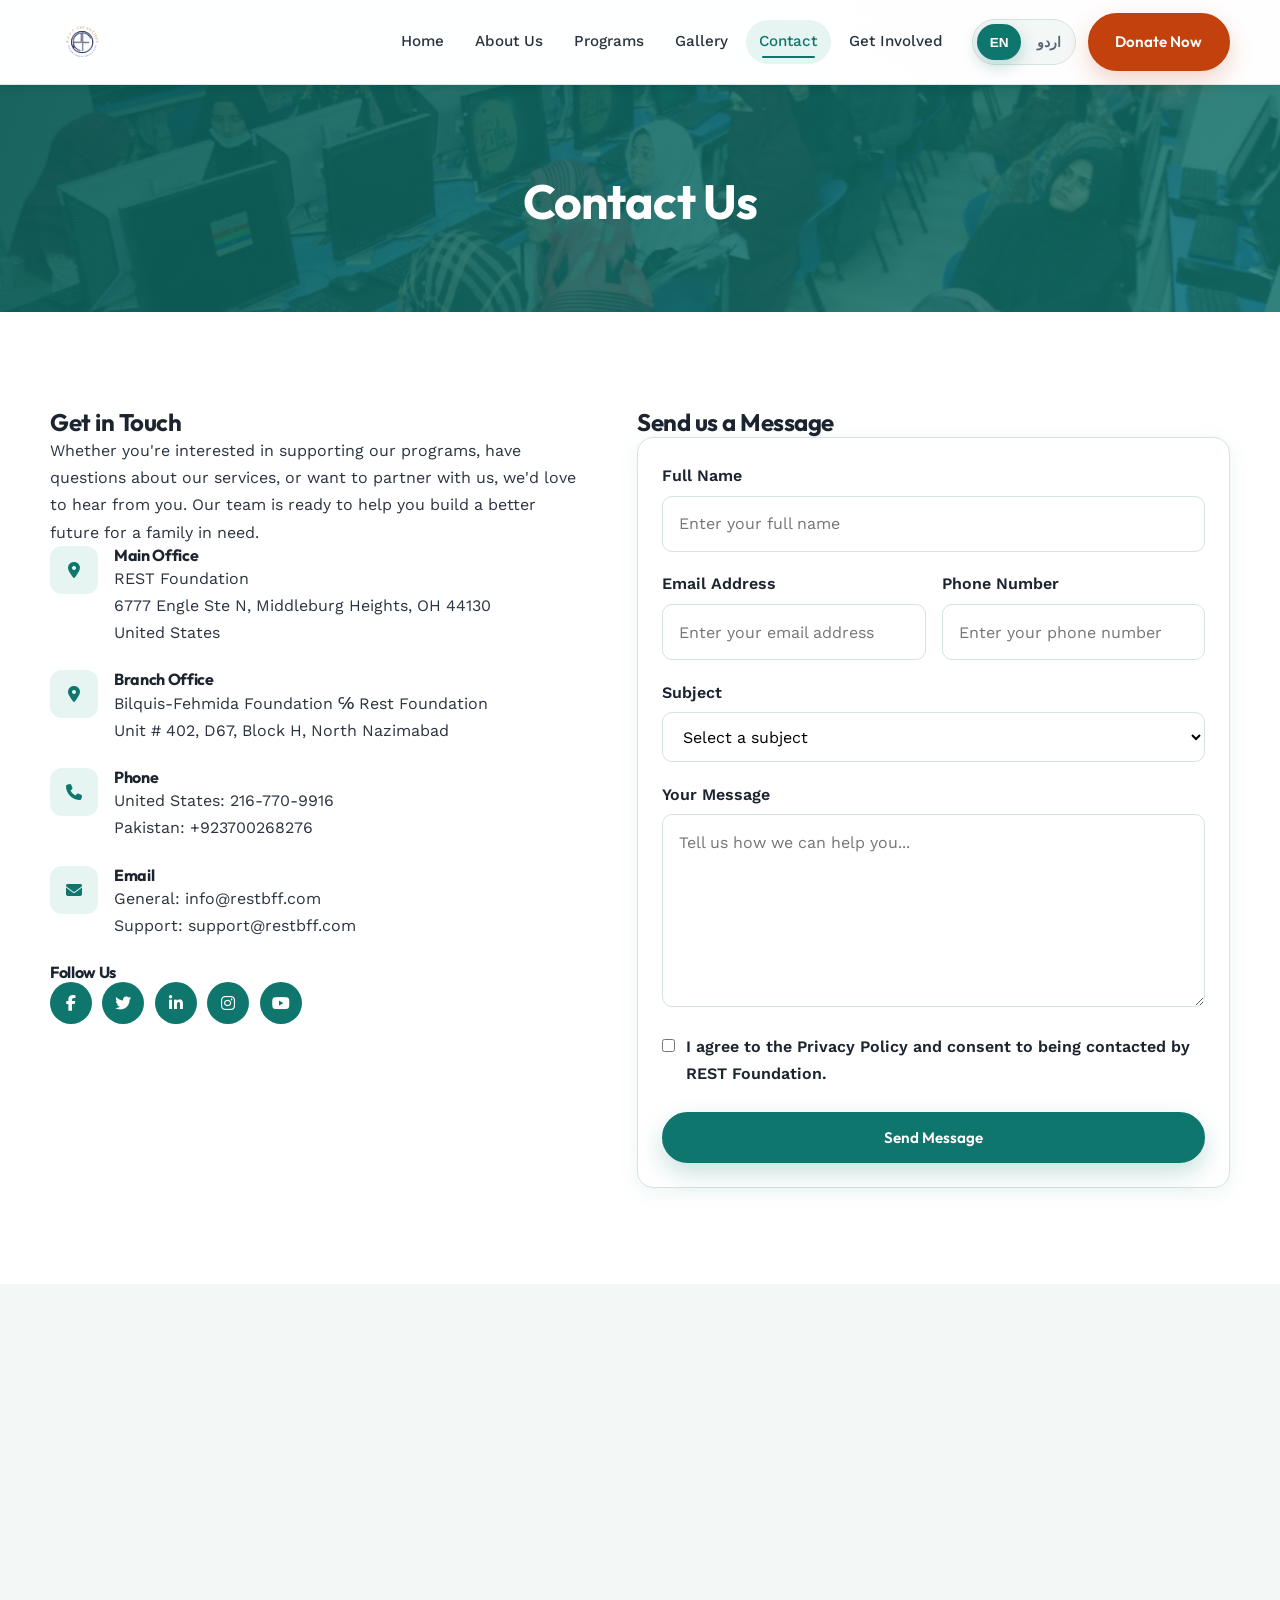
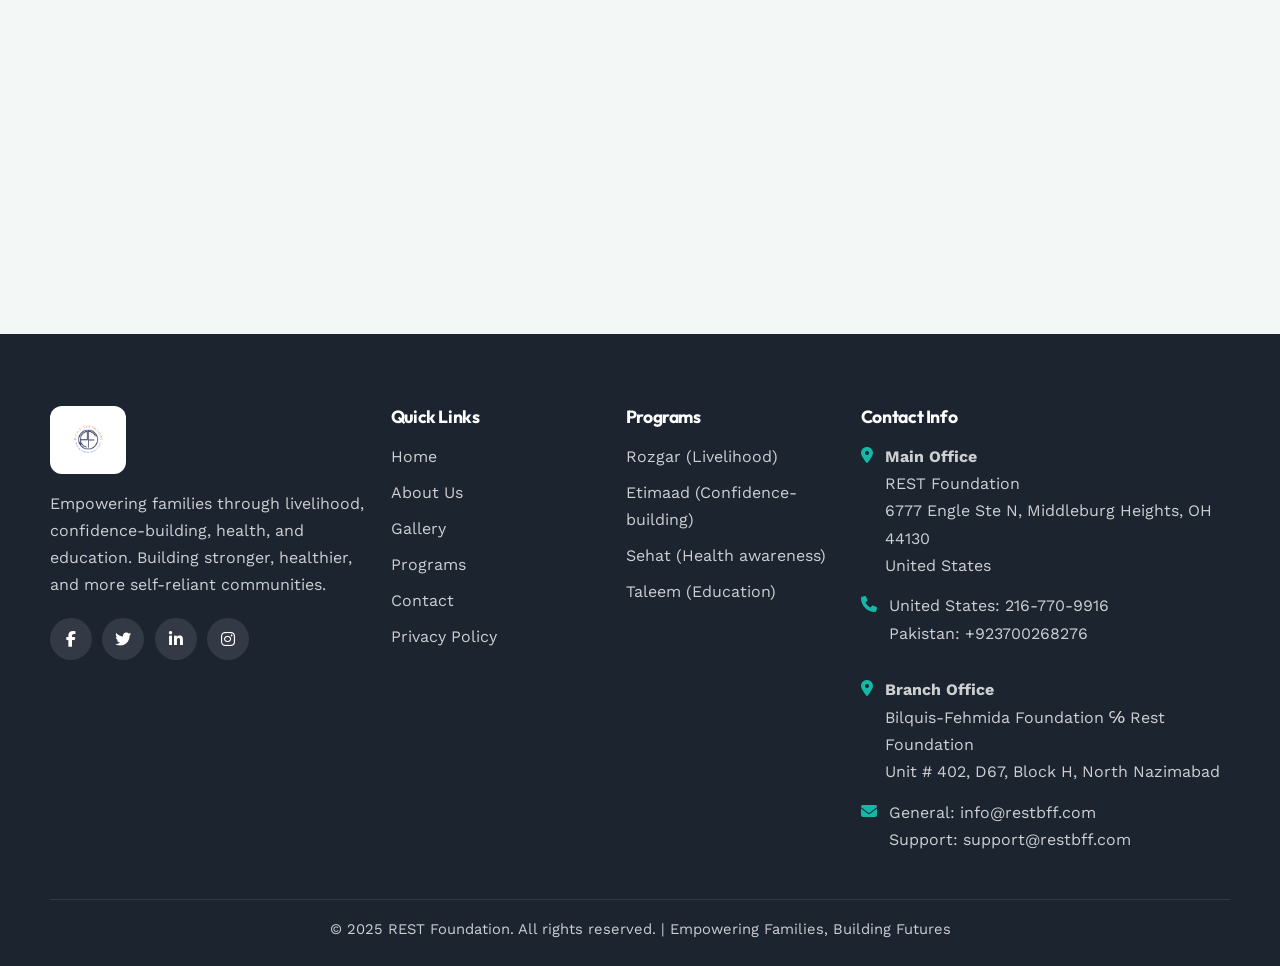
<file: pages/contact.html>
<!DOCTYPE html>
<html lang="en">
<head>
    <meta charset="UTF-8">
    <meta name="viewport" content="width=device-width, initial-scale=1.0">
    <meta name="description" content="Contact REST Foundation for microfinance services, loan applications, and financial assistance.">
    <title>Contact Us - REST Foundation</title>
    <link rel="stylesheet" href="../css/style.css">
    <link rel="stylesheet" href="https://cdnjs.cloudflare.com/ajax/libs/font-awesome/6.4.0/css/all.min.css">
</head>
<body>
    
        <header class="header">
        <div class="container">
            <div class="header-content">
                <div class="logo-container">
                    <a href="../index.html">
                        <img src="../images/logo.png" alt="REST Foundation Logo" class="logo">
                    </a>
                </div>
                <nav class="main-nav" aria-label="Primary">
                    <ul class="nav-menu">
                        <li><a href="../index.html" data-key="nav_home">Home</a></li>
                        <li><a href="about.html" data-key="nav_about">About Us</a></li>
                        <li><a href="services.html" data-key="nav_services">Services</a></li>
                        <li><a href="gallery.html" data-key="nav_gallery">Gallery</a></li>
                        <li><a href="contact.html" class="active" data-key="nav_contact">Contact</a></li>
                        <li><a href="get-involved.html" data-key="nav_get_involved">Get Involved</a></li>
                    </ul>
                    <div class="header-actions">
                        <div class="lang-switcher">
                            <button class="btn-lang" data-lang="en" type="button">EN</button>
                            <button class="btn-lang" data-lang="ur" type="button">اردو</button>
                        </div>
                        <a href="https://www.zeffy.com/en-US/donation-form/ready-to-help-families-escape-generational-poverty" class="btn btn-accent" data-key="donate_btn">Donate Now</a>
                        <button class="hamburger" type="button" aria-label="Open menu">
                            <span></span><span></span><span></span>
                        </button>
                    </div>
                </nav>
            </div>
        </div>
    </header>

    
    <section class="page-header">
        <div class="container">
            <h1 data-key="contact_page_title">Contact Us</h1>
        </div>
    </section>

    
    <section class="contact-section">
        <div class="container">
            <div class="contact-grid">
                <div class="contact-info">
                    <h2 data-key="contact_get_in_touch">Get in Touch</h2>
                    <p data-key="contact_intro">
                        Whether you're interested in applying for a loan, have questions about our services, 
                        or want to partner with us, we'd love to hear from you. Our team is ready to assist 
                        you on your journey to financial empowerment.
                    </p>
                    
                    <div class="contact-details">
                        <div class="contact-item">
                            <div class="contact-icon">
                                <i class="fas fa-map-marker-alt"></i>
                            </div>
                            <div class="contact-text">
                                <h4 data-key="contact_main_office">Main Office</h4>
                                <p data-key="contact_address">REST Foundation<br>6777 Engle Rd M, Middleburg Heights, OH 44130<br>United States</p>
                            </div>
                        </div>
                        
                        <div class="contact-item">
                            <div class="contact-icon">
                                <i class="fas fa-map-marker-alt"></i>
                            </div>
                            <div class="contact-text">
                                <h4 data-key="contact_branch_office">Branch Office</h4>
                                <p data-key="contact_branch_address">Bilquis-Fehmida Foundation ℅ Rest Foundation<br>Unit # 402, D67, Block H, North Nazimabad</p>
                            </div>
                        </div>
                        
                        <div class="contact-item">
                            <div class="contact-icon">
                                <i class="fas fa-phone"></i>
                            </div>
                            <div class="contact-text">
                                <h4 data-key="contact_phone">Phone</h4>
                                <p data-key="contact_phone_details">United States: 216-770-9916<br>Pakistan: +923700268276</p>
                            </div>
                        </div>
                        
                        <div class="contact-item">
                            <div class="contact-icon">
                                <i class="fas fa-envelope"></i>
                            </div>
                            <div class="contact-text">
                                <h4 data-key="contact_email">Email</h4>
                                <p data-key="contact_email_details">General: info@restfoundation.org<br>Support: support@restfoundation.org</p>
                            </div>
                        </div>
                    </div>

                    <div class="social-section">
                        <h4 data-key="contact_follow_us">Follow Us</h4>
                        <div class="social-links-large">
                            <a href="#" aria-label="Facebook"><i class="fab fa-facebook-f"></i></a>
                            <a href="#" aria-label="Twitter"><i class="fab fa-twitter"></i></a>
                            <a href="#" aria-label="LinkedIn"><i class="fab fa-linkedin-in"></i></a>
                            <a href="#" aria-label="Instagram"><i class="fab fa-instagram"></i></a>
                            <a href="#" aria-label="YouTube"><i class="fab fa-youtube"></i></a>
                        </div>
                    </div>
                </div>

                <div class="contact-form-container">
                    <h2 data-key="contact_title">Send us a Message</h2>
                    <form class="contact-form" id="contactForm">
                        <div class="form-group">
                            <label for="name" data-key="label_name">Full Name *</label>
                            <input type="text" id="name" name="name" data-key="placeholder_name" placeholder="Enter your full name" required>
                        </div>
                        
                        <div class="form-row">
                            <div class="form-group">
                                <label for="email" data-key="label_email">Email Address *</label>
                                <input type="email" id="email" name="email" data-key="placeholder_email" placeholder="Enter your email address" required>
                            </div>
                            
                            <div class="form-group">
                                <label for="phone" data-key="label_phone">Phone Number *</label>
                                <input type="tel" id="phone" name="phone" data-key="placeholder_phone" placeholder="Enter your phone number" required>
                            </div>
                        </div>
                        
                        <div class="form-group">
                            <label for="subject" data-key="label_subject">Subject *</label>
                            <select id="subject" name="subject" required>
                                <option value="" data-key="select_subject">Select a subject</option>
                              
                                <option value="partnership" data-key="subject_partnership">Partnership Opportunity</option>
                                <option value="general" data-key="subject_general">General Inquiry</option>
                                <option value="support" data-key="subject_support">Customer Support</option>
                            </select>
                        </div>
                        
                        <div class="form-group">
                            <label for="message" data-key="label_message">Message *</label>
                            <textarea id="message" name="message" rows="6" data-key="placeholder_message" placeholder="Tell us how we can help you..." required></textarea>
                        </div>
                        
                        <div class="form-group checkbox-group">
                            <input type="checkbox" id="consent" name="consent" required>
                            <label for="consent" data-key="consent_text">I agree to the <a href="privacy.html">Privacy Policy</a> and consent to being contacted by REST Foundation.</label>
                        </div>
                        
                        <button type="submit" class="btn btn-primary btn-full" data-key="form_submit">Send Message</button>
                    </form>
                    <div id="formMessage" class="form-message"></div>
                </div>
            </div>
        </div>
    </section>


    
    <section class="map-section">
        <div class="container">
            <div class="map-container">
                <iframe 
                    src="https://www.google.com/maps/embed?pb=!1m18!1m12!1m3!1d2990.8462849832735!2d-81.81890492345935!3d41.37715479709164!2m3!1f0!2f0!3f0!3m2!1i1024!2i768!4f13.1!3m3!1m2!1s0x8830e3c2e1234567%3A0x1234567890abcdef!2s6777%20Engle%20Rd%2C%20Middleburg%20Heights%2C%20OH%2044130!5e0!3m2!1sen!2sus!4v1709427000000!5m2!1sen!2sus" 
                    width="100%" 
                    height="450" 
                    style="border:0;" 
                    allowfullscreen="" 
                    loading="lazy">
                </iframe>
            </div>
        </div>
    </section>

    
    <footer class="footer">
        <div class="container">
            <div class="footer-grid">
                <div class="footer-col">
                    <img src="../images/logo.png" alt="REST Foundation" class="footer-logo">
                    <p class="footer-description" data-key="footer_description">
                        Empowering communities through accessible microfinance solutions and comprehensive support services.
                    </p>
                    <div class="social-links">
                        <a href="#" aria-label="Facebook"><i class="fab fa-facebook-f"></i></a>
                        <a href="#" aria-label="Twitter"><i class="fab fa-twitter"></i></a>
                        <a href="#" aria-label="LinkedIn"><i class="fab fa-linkedin-in"></i></a>
                        <a href="#" aria-label="Instagram"><i class="fab fa-instagram"></i></a>
                    </div>
                </div>
                <div class="footer-col">
                    <h3 data-key="footer_quick_links">Quick Links</h3>
                    <ul class="footer-links">
                        <li><a href="../index.html" data-key="nav_home">Home</a></li>
                        <li><a href="about.html" data-key="nav_about">About Us</a></li>
                        <li><a href="gallery.html" data-key="nav_gallery">Gallery</a></li>
                        <li><a href="services.html" data-key="nav_services">Services</a></li>
                        <li><a href="contact.html" data-key="nav_contact">Contact</a></li>
                        <li><a href="privacy.html" data-key="nav_privacy">Privacy Policy</a></li>
                    </ul>
                </div>
                <div class="footer-col">
                    <h3 data-key="footer_services">Services</h3>
                    <ul class="footer-links">
                        <li><a href="services.html#group" data-key="service_microloans_title">Microloans</a></li>
                        <li><a href="services.html#agriculture" data-key="service_group_title">Group Lending</a></li>
                        <li><a href="services.html#housing" data-key="housing_detail_title">Savings Programs</a></li>
                        <li><a href="services.html#education" data-key="service_education_title">Financial Education</a></li>
                        
                    </ul>
                </div>
                <div class="footer-col">
                    <h3 data-key="footer_contact_info">Contact Info</h3>

                    <div class="footer-contact-wrapper">
                        <div class="footer-contact-col">
                            <ul class="footer-contact">
                                <li>
                                    <i class="fas fa-map-marker-alt"></i>
                                    <span>
                                        <strong data-key="contact_main_office">Main Office</strong><br>
                                        <span data-key="contact_address">
                                            REST Foundation<br>
                                            6777 Engle Rd M, Middleburg Heights, OH 44130<br>
                                            United States
                                        </span>
                                    </span>
                                </li>

                                <li>
                                    <i class="fas fa-phone"></i>
                                    <span data-key="contact_phone_details">
                                        United States: 216-770-9916<br>
                                        Pakistan: +923700268276
                                    </span>
                                </li>
                            </ul>
                        </div>

                        <div class="footer-contact-col">
                            <ul class="footer-contact">
                                <li>
                                    <i class="fas fa-map-marker-alt"></i>
                                    <span>
                                        <strong data-key="contact_branch_office">Branch Office</strong><br>
                                        <span data-key="contact_branch_address">
                                            Bilquis-Fehmida Foundation ℅ Rest Foundation<br>
                                            Unit # 402, D67, Block H, North Nazimabad
                                        </span>
                                    </span>
                                </li>

                                <li>
                                    <i class="fas fa-envelope"></i>
                                    <span data-key="contact_email_details">
                                        General: info@restfoundation.org<br>
                                        Support: support@restfoundation.org
                                    </span>
                                </li>
                            </ul>
                        </div>
                    </div>
                </div>
            </div>
            <div class="footer-bottom">
                <p data-key="footer_bottom">&copy; 2025 REST Foundation. All rights reserved. | Committed to Financial Inclusion</p>
            </div>
        </div>
    </footer>

        <script src="../js/translations.js"></script>
    <script src="../js/i18n-extend.js"></script>
    <script src="../js/script.js"></script>
    <script src="../js/ui-enhance.js"></script>
</body>
</html>
</file>
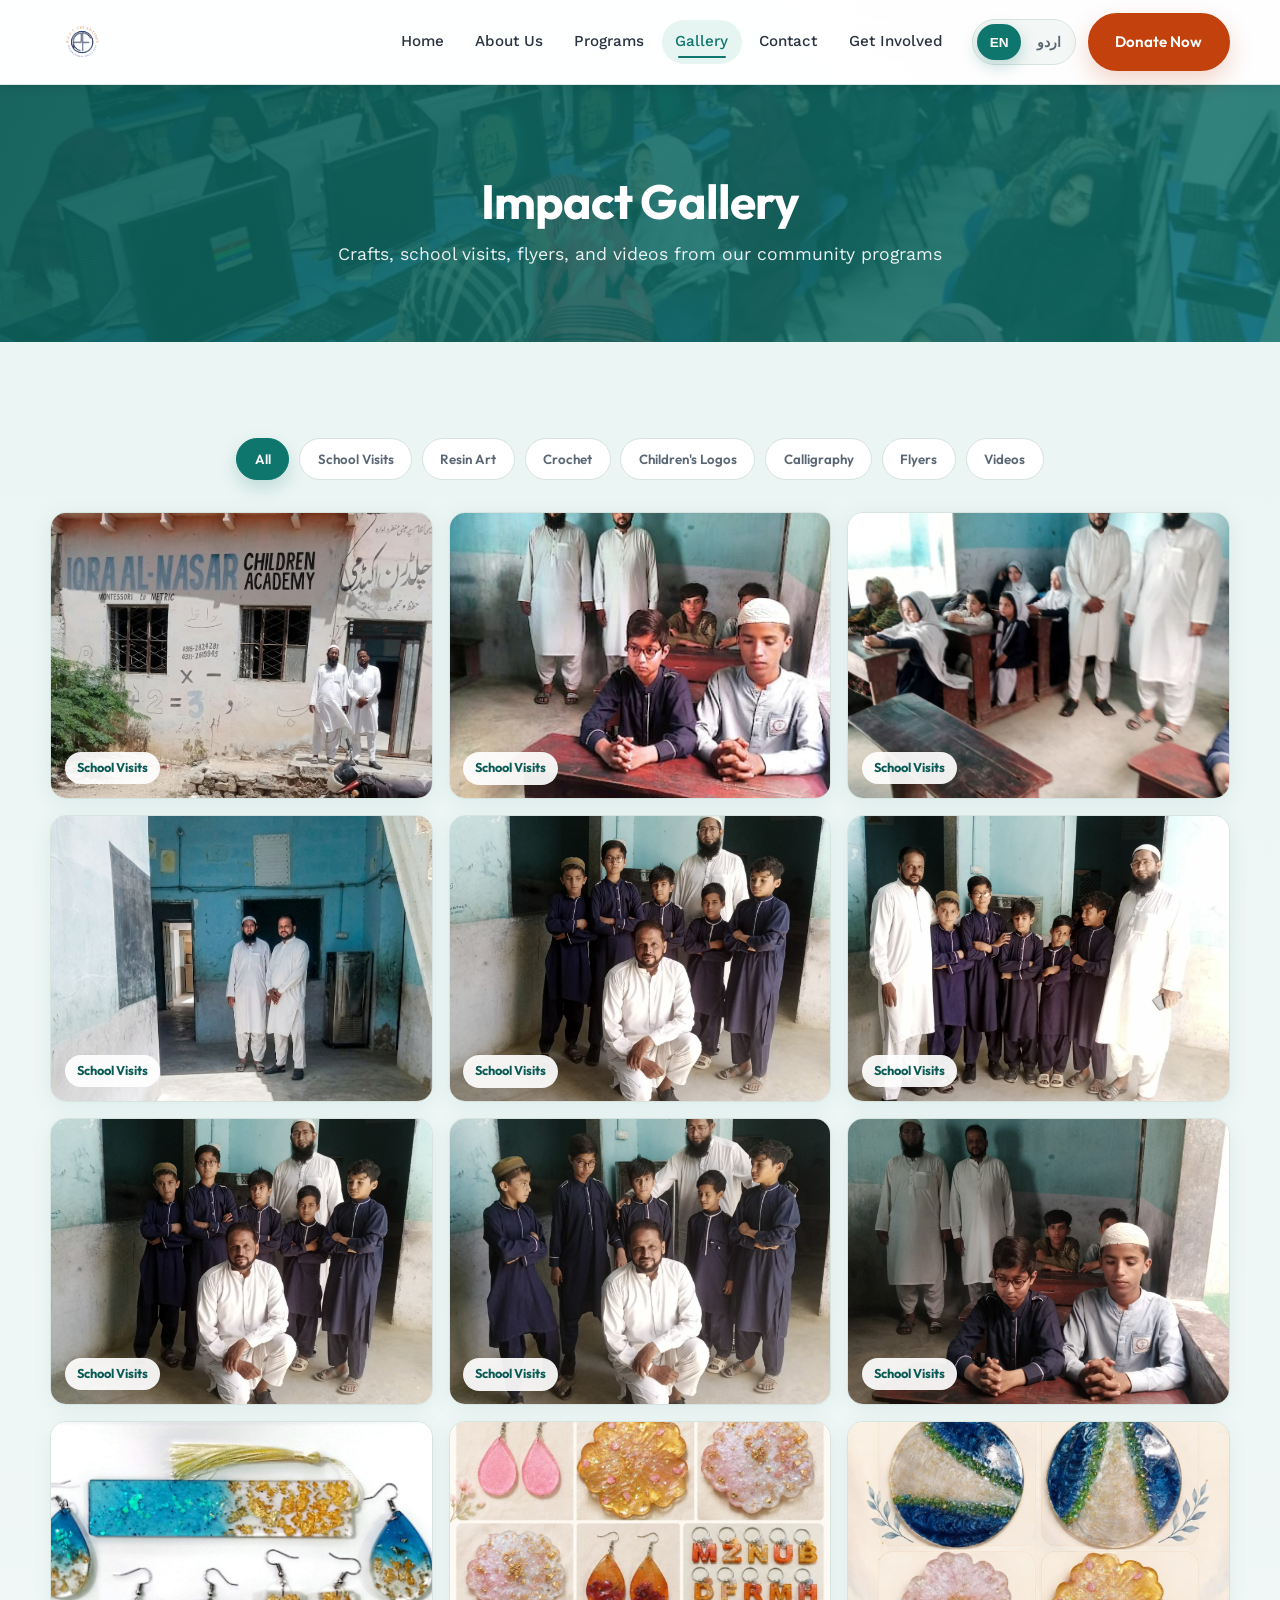
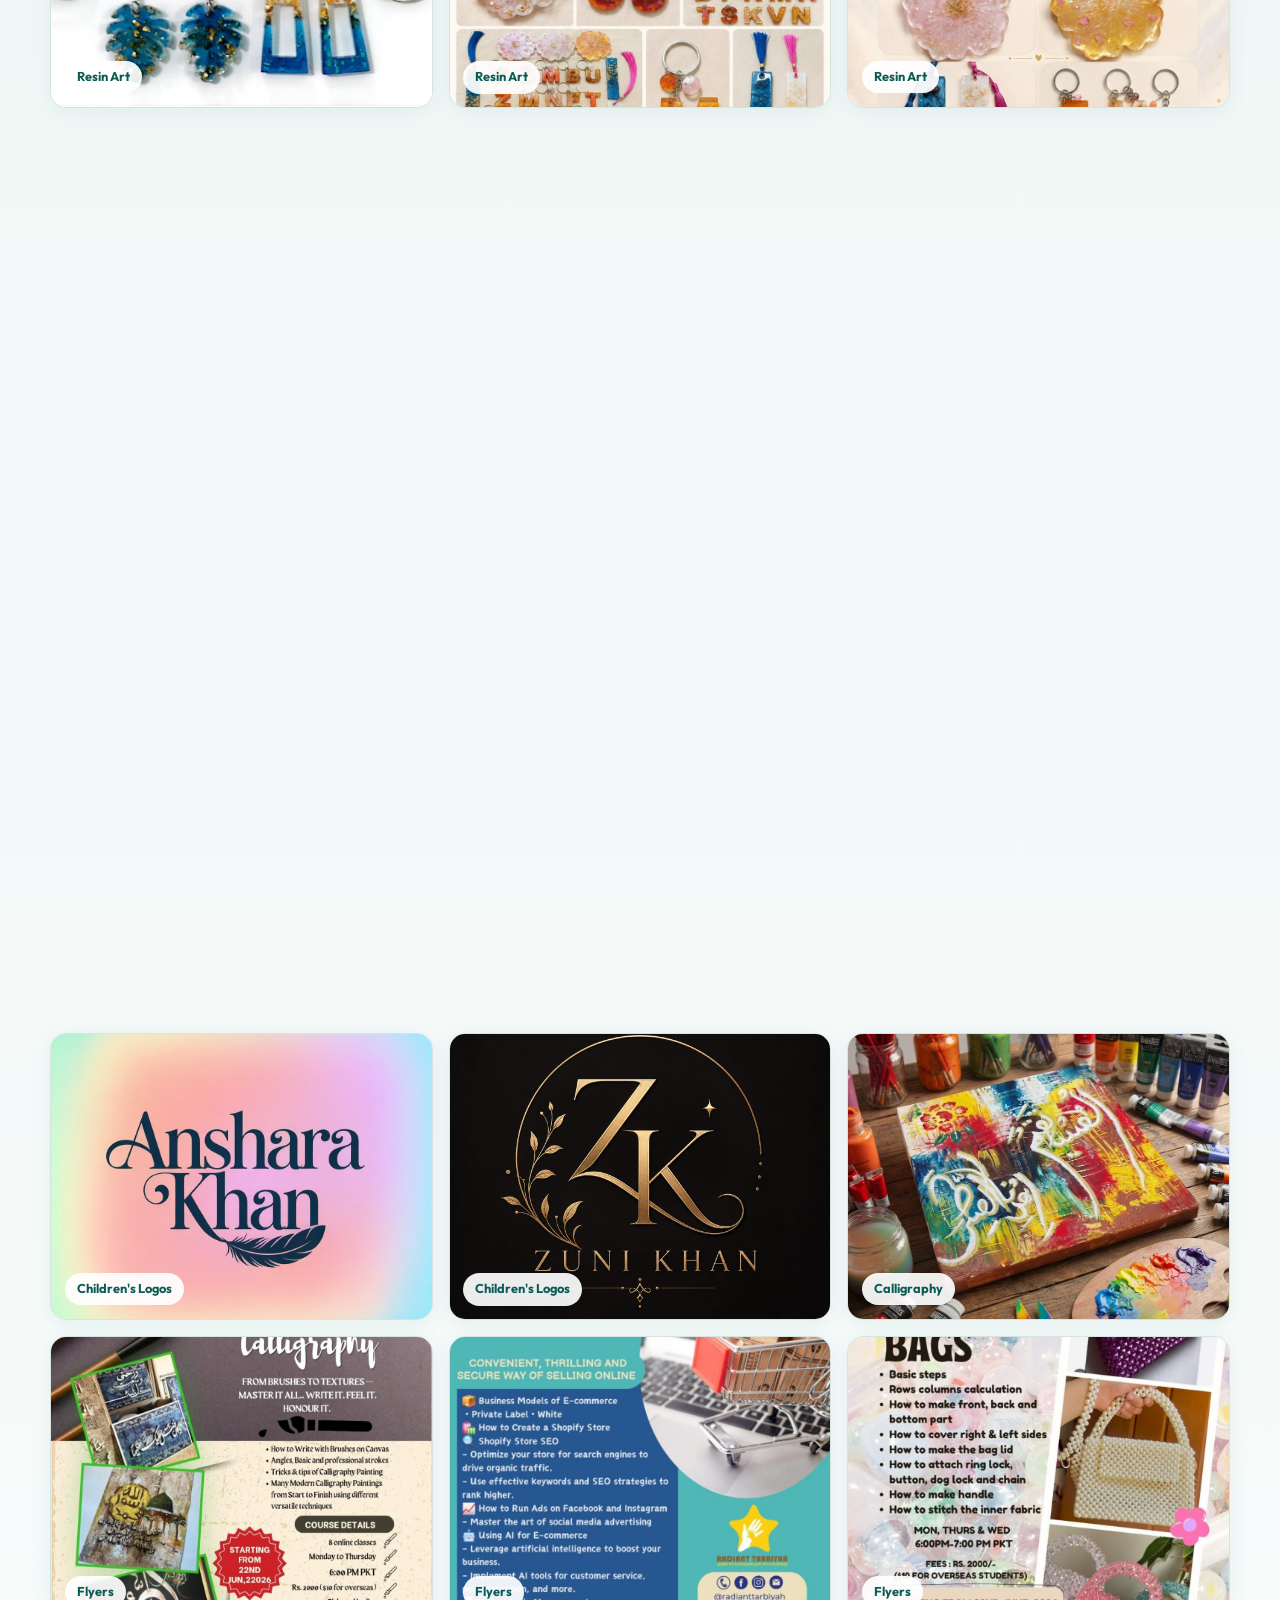
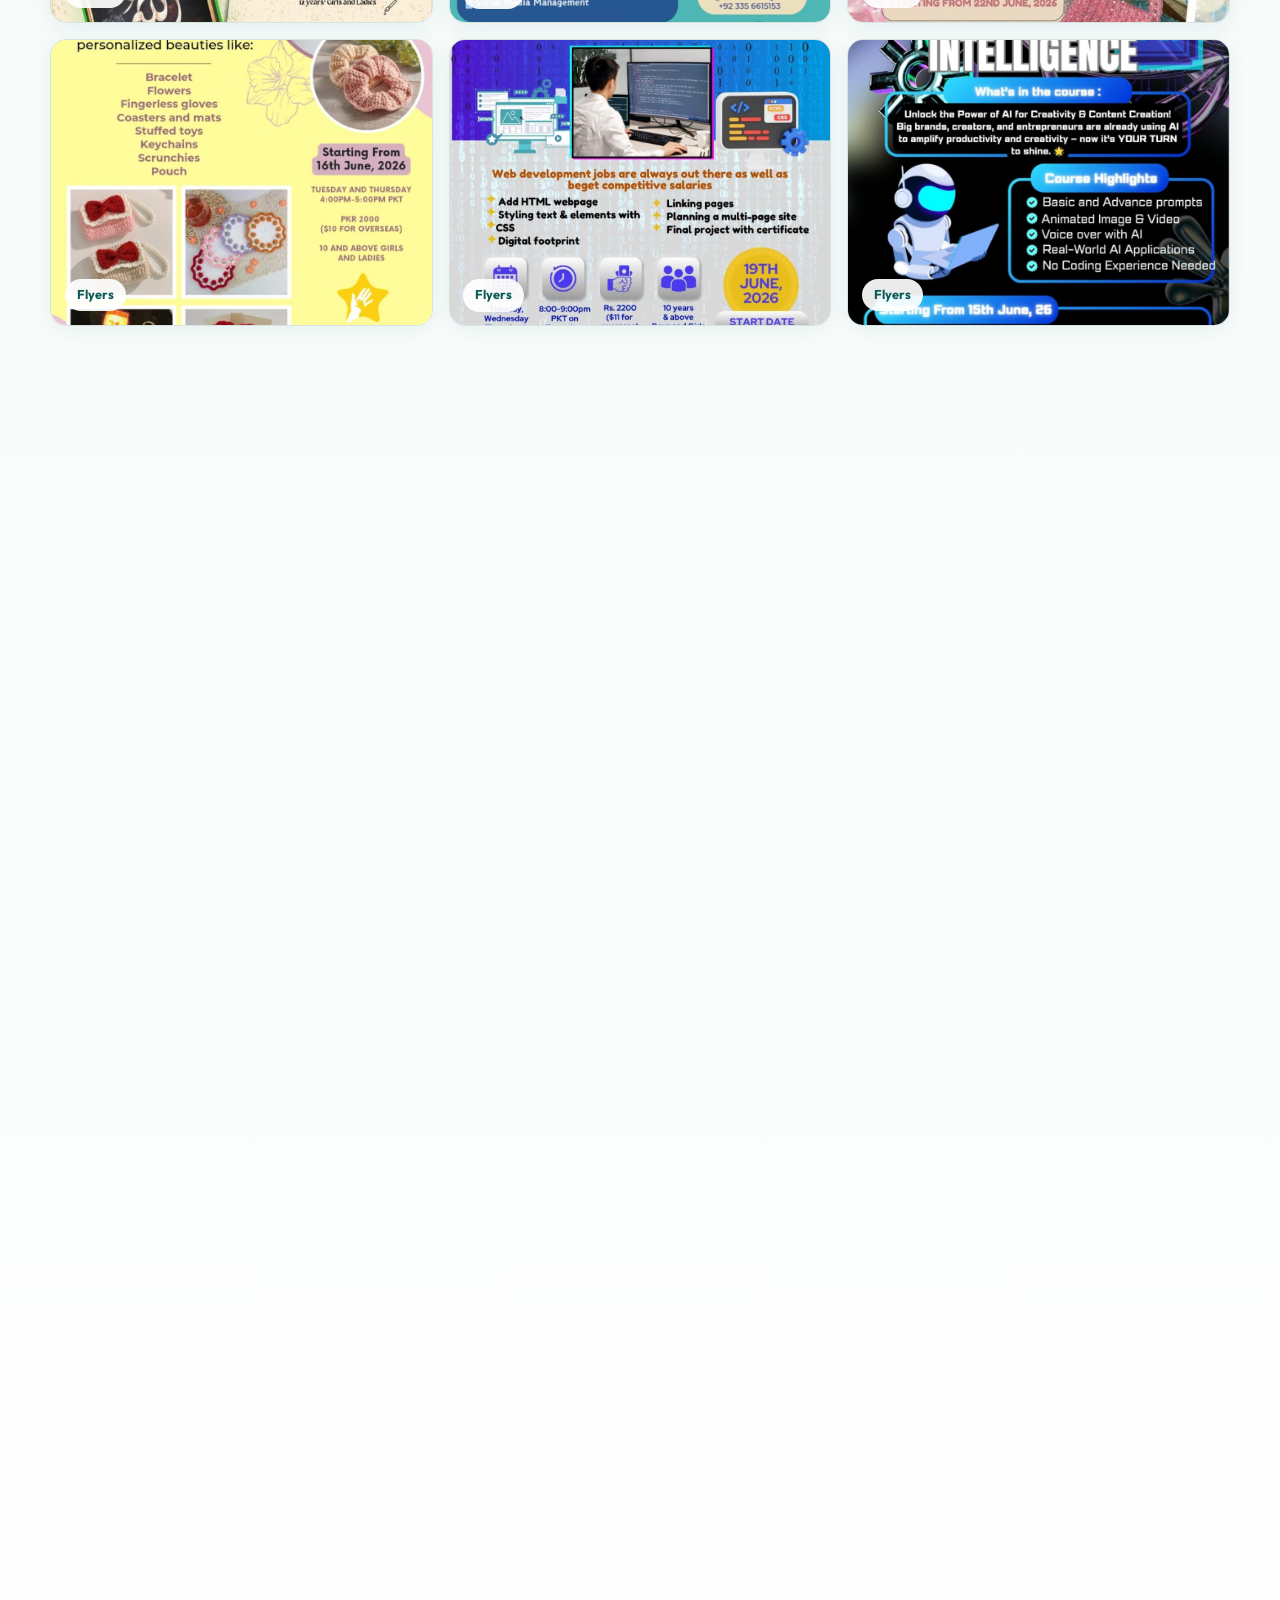
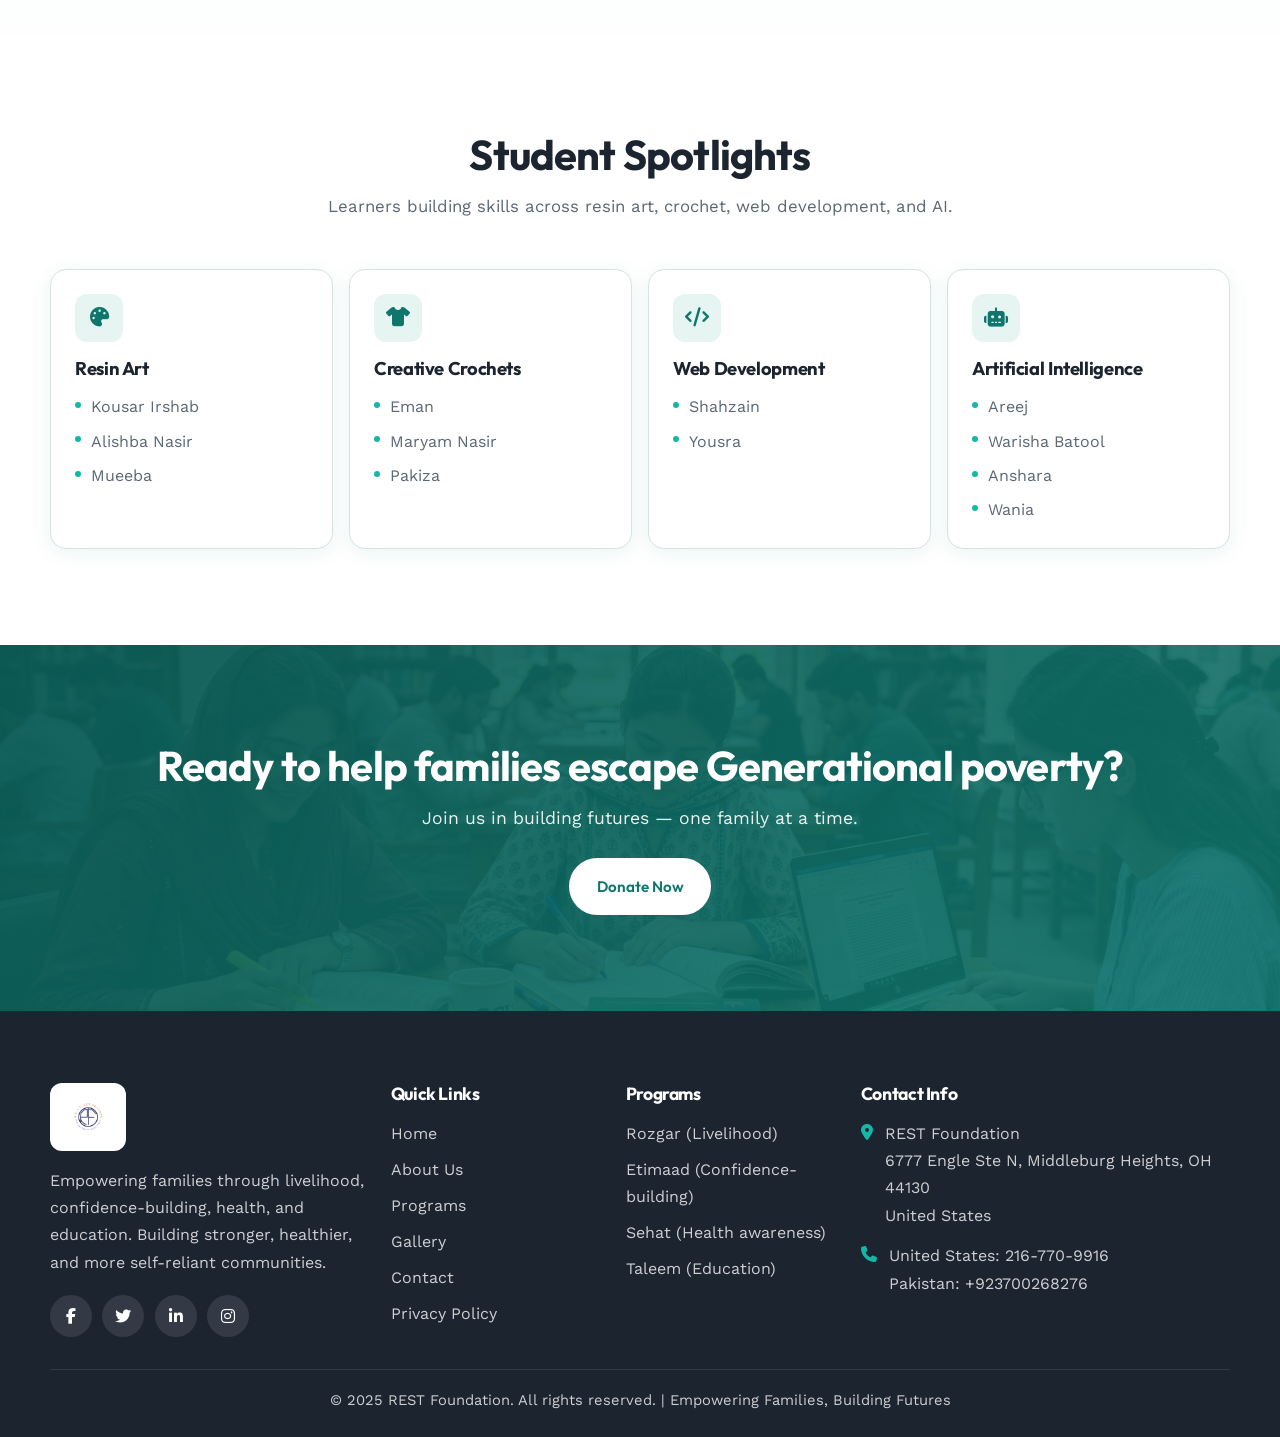
<file: pages/gallery.html>
<!DOCTYPE html>
<html lang="en">
<head>
    <meta charset="UTF-8">
    <meta name="viewport" content="width=device-width, initial-scale=1.0">
    <meta name="description" content="REST Foundation gallery - school visits, crafts, student work, courses, and community videos.">
    <title>Gallery - REST Foundation</title>
    <link rel="stylesheet" href="../css/style.css">
    <link rel="stylesheet" href="https://cdnjs.cloudflare.com/ajax/libs/font-awesome/6.4.0/css/all.min.css">
</head>
<body>
    <header class="header">
        <div class="container">
            <div class="header-content">
                <div class="logo-container">
                    <a href="../index.html"><img src="../images/logo.png" alt="REST Foundation Logo" class="logo"></a>
                </div>
                <nav class="main-nav" aria-label="Primary">
                    <ul class="nav-menu">
                        <li><a href="../index.html" data-key="nav_home">Home</a></li>
                        <li><a href="about.html" data-key="nav_about">About Us</a></li>
                        <li><a href="services.html" data-key="nav_services">Services</a></li>
                        <li><a href="gallery.html" class="active" data-key="nav_gallery">Gallery</a></li>
                        <li><a href="contact.html" data-key="nav_contact">Contact</a></li>
                        <li><a href="get-involved.html" data-key="nav_get_involved">Get Involved</a></li>
                    </ul>
                    <div class="header-actions">
                        <div class="lang-switcher">
                            <button class="btn-lang" data-lang="en" type="button">EN</button>
                            <button class="btn-lang" data-lang="ur" type="button">اردو</button>
                        </div>
                        <a href="https://www.zeffy.com/en-US/donation-form/ready-to-help-families-escape-generational-poverty" class="btn btn-accent" data-key="donate_btn">Donate Now</a>
                        <button class="hamburger" type="button" aria-label="Open menu">
                            <span></span><span></span><span></span>
                        </button>
                    </div>
                </nav>
            </div>
        </div>
    </header>

    <section class="page-header">
        <div class="container">
            <h1 data-key="gallery_page_title">Impact Gallery</h1>
            <p data-key="gallery_page_subtitle">Crafts, school visits, flyers, and videos from our community programs</p>
        </div>
    </section>

    <section class="gallery-preview" id="gallery">
        <div class="container">
            <div class="gallery-filters" role="tablist" aria-label="Gallery categories">
                <button class="gallery-filter active" type="button" data-filter="all" data-key="filter_all">All</button>
                <button class="gallery-filter" type="button" data-filter="school-visits" data-key="cat_school">School Visits</button>
                <button class="gallery-filter" type="button" data-filter="resin-art" data-key="cat_resin">Resin Art</button>
                <button class="gallery-filter" type="button" data-filter="crochet" data-key="cat_crochet">Crochet</button>
                <button class="gallery-filter" type="button" data-filter="children-logos" data-key="cat_logos">Children's Logos</button>
                <button class="gallery-filter" type="button" data-filter="calligraphy" data-key="cat_calligraphy">Calligraphy</button>
                <button class="gallery-filter" type="button" data-filter="flyers" data-key="cat_flyers">Flyers</button>
                <button class="gallery-filter" type="button" data-filter="videos" data-key="cat_videos">Videos</button>
            </div>

            <div class="gallery-grid" id="galleryGrid">
                <!-- School Visits -->
                <button type="button" class="gallery-card" data-category="school-visits" data-src="../images/school-visits/school-2026-04-30-at-2.45.15-am.jpeg" data-label="School Visits" id="school-visits">
                    <img src="../images/school-visits/school-2026-04-30-at-2.45.15-am.jpeg" alt="School visit moment" loading="lazy">
                    <span class="gallery-card-label" data-key="cat_school">School Visits</span>
                </button>
                <button type="button" class="gallery-card" data-category="school-visits" data-src="../images/school-visits/school-2026-04-30-at-2.45.16-am.jpeg" data-label="School Visits">
                    <img src="../images/school-visits/school-2026-04-30-at-2.45.16-am.jpeg" alt="Students during school visit" loading="lazy">
                    <span class="gallery-card-label" data-key="cat_school">School Visits</span>
                </button>
                <button type="button" class="gallery-card" data-category="school-visits" data-src="../images/school-visits/school-2026-04-30-at-2.45.16-am-1.jpeg" data-label="School Visits">
                    <img src="../images/school-visits/school-2026-04-30-at-2.45.16-am-1.jpeg" alt="Classroom engagement" loading="lazy">
                    <span class="gallery-card-label" data-key="cat_school">School Visits</span>
                </button>
                <button type="button" class="gallery-card" data-category="school-visits" data-src="../images/school-visits/school-2026-04-30-at-2.45.16-am-2.jpeg" data-label="School Visits">
                    <img src="../images/school-visits/school-2026-04-30-at-2.45.16-am-2.jpeg" alt="Community school visit" loading="lazy">
                    <span class="gallery-card-label" data-key="cat_school">School Visits</span>
                </button>
                <button type="button" class="gallery-card" data-category="school-visits" data-src="../images/school-visits/school-2026-04-30-at-2.45.17-am.jpeg" data-label="School Visits">
                    <img src="../images/school-visits/school-2026-04-30-at-2.45.17-am.jpeg" alt="Learning activity" loading="lazy">
                    <span class="gallery-card-label" data-key="cat_school">School Visits</span>
                </button>
                <button type="button" class="gallery-card" data-category="school-visits" data-src="../images/school-visits/school-2026-04-30-at-2.45.17-am-1.jpeg" data-label="School Visits">
                    <img src="../images/school-visits/school-2026-04-30-at-2.45.17-am-1.jpeg" alt="Students smiling at school visit" loading="lazy">
                    <span class="gallery-card-label" data-key="cat_school">School Visits</span>
                </button>
                <button type="button" class="gallery-card" data-category="school-visits" data-src="../images/school-visits/school-2026-04-30-at-2.45.18-am.jpeg" data-label="School Visits">
                    <img src="../images/school-visits/school-2026-04-30-at-2.45.18-am.jpeg" alt="Group activity" loading="lazy">
                    <span class="gallery-card-label" data-key="cat_school">School Visits</span>
                </button>
                <button type="button" class="gallery-card" data-category="school-visits" data-src="../images/school-visits/school-2026-04-30-at-2.45.18-am-1.jpeg" data-label="School Visits">
                    <img src="../images/school-visits/school-2026-04-30-at-2.45.18-am-1.jpeg" alt="School outreach" loading="lazy">
                    <span class="gallery-card-label" data-key="cat_school">School Visits</span>
                </button>
                <button type="button" class="gallery-card" data-category="school-visits" data-src="../images/school-visits/school-2026-04-30-at-2.45.19-am.jpeg" data-label="School Visits">
                    <img src="../images/school-visits/school-2026-04-30-at-2.45.19-am.jpeg" alt="School visit highlight" loading="lazy">
                    <span class="gallery-card-label" data-key="cat_school">School Visits</span>
                </button>

                <!-- Resin Art -->
                <button type="button" class="gallery-card" data-category="resin-art" data-src="../images/resin-art/resin-alishba-2026-06-10-at-10.08.19-am.jpeg" data-label="Resin Art by Alishba" id="resin-art">
                    <img src="../images/resin-art/resin-alishba-2026-06-10-at-10.08.19-am.jpeg" alt="Resin art by Alishba" loading="lazy">
                    <span class="gallery-card-label" data-key="cat_resin">Resin Art</span>
                </button>
                <button type="button" class="gallery-card" data-category="resin-art" data-src="../images/resin-art/resin-art-2026-07-14-at-2.07.55-am.jpeg" data-label="Resin Art">
                    <img src="../images/resin-art/resin-art-2026-07-14-at-2.07.55-am.jpeg" alt="Colorful resin artwork" loading="lazy">
                    <span class="gallery-card-label" data-key="cat_resin">Resin Art</span>
                </button>
                <button type="button" class="gallery-card" data-category="resin-art" data-src="../images/resin-art/resin-art-2026-07-14-at-2.15.07-am.jpeg" data-label="Resin Art">
                    <img src="../images/resin-art/resin-art-2026-07-14-at-2.15.07-am.jpeg" alt="Resin craft piece" loading="lazy">
                    <span class="gallery-card-label" data-key="cat_resin">Resin Art</span>
                </button>
                <button type="button" class="gallery-card" data-category="resin-art" data-src="../images/resin-art/resin-art-2026-07-14-at-2.15.07-am-2.jpeg" data-label="Resin Art">
                    <img src="../images/resin-art/resin-art-2026-07-14-at-2.15.07-am-2.jpeg" alt="Finished resin project" loading="lazy">
                    <span class="gallery-card-label" data-key="cat_resin">Resin Art</span>
                </button>

                <!-- Crochet -->
                <button type="button" class="gallery-card" data-category="crochet" data-src="../images/crochet/crochet-handbag-2026-07-13-at-9.03.54-pm.jpeg" data-label="Crochet Handbag" id="crochet">
                    <img src="../images/crochet/crochet-handbag-2026-07-13-at-9.03.54-pm.jpeg" alt="Crochet handbag" loading="lazy">
                    <span class="gallery-card-label" data-key="cat_crochet">Crochet</span>
                </button>
                <button type="button" class="gallery-card" data-category="crochet" data-src="../images/crochet/crochet-2026-07-03-at-10.41.12-am.jpeg" data-label="Crochet">
                    <img src="../images/crochet/crochet-2026-07-03-at-10.41.12-am.jpeg" alt="Crochet crafts" loading="lazy">
                    <span class="gallery-card-label" data-key="cat_crochet">Crochet</span>
                </button>
                <button type="button" class="gallery-card" data-category="crochet" data-src="../images/crochet/crochet-1-2026-07-13-at-9.03.54-pm.jpeg" data-label="Crochet">
                    <img src="../images/crochet/crochet-1-2026-07-13-at-9.03.54-pm.jpeg" alt="Handmade crochet item" loading="lazy">
                    <span class="gallery-card-label" data-key="cat_crochet">Crochet</span>
                </button>
                <button type="button" class="gallery-card" data-category="crochet" data-src="../images/crochet/crochet-2026-07-13-at-9.03.54-pm.jpeg" data-label="Crochet">
                    <img src="../images/crochet/crochet-2026-07-13-at-9.03.54-pm.jpeg" alt="Crochet project" loading="lazy">
                    <span class="gallery-card-label" data-key="cat_crochet">Crochet</span>
                </button>
                <button type="button" class="gallery-card" data-category="crochet" data-src="../images/crochet/crochet-2026-07-13-at-9.03.55-pm.jpeg" data-label="Crochet">
                    <img src="../images/crochet/crochet-2026-07-13-at-9.03.55-pm.jpeg" alt="Creative crochet work" loading="lazy">
                    <span class="gallery-card-label" data-key="cat_crochet">Crochet</span>
                </button>
                <button type="button" class="gallery-card" data-category="crochet" data-src="../images/crochet/crochet-2026-07-13-at-9.03.55-pm-2.jpeg" data-label="Crochet">
                    <img src="../images/crochet/crochet-2026-07-13-at-9.03.55-pm-2.jpeg" alt="Crochet collection" loading="lazy">
                    <span class="gallery-card-label" data-key="cat_crochet">Crochet</span>
                </button>

                <!-- Children Logos -->
                <button type="button" class="gallery-card" data-category="children-logos" data-src="../images/children-logos/logo1-2026-07-03-at-10.39.37-am.jpeg" data-label="Children's Logo" id="children-logos">
                    <img src="../images/children-logos/logo1-2026-07-03-at-10.39.37-am.jpeg" alt="Logo designed by a child" loading="lazy">
                    <span class="gallery-card-label" data-key="cat_logos">Children's Logos</span>
                </button>
                <button type="button" class="gallery-card" data-category="children-logos" data-src="../images/children-logos/logo2-2026-07-03-at-10.39.36-am.jpeg" data-label="Children's Logo">
                    <img src="../images/children-logos/logo2-2026-07-03-at-10.39.36-am.jpeg" alt="Student logo design" loading="lazy">
                    <span class="gallery-card-label" data-key="cat_logos">Children's Logos</span>
                </button>
                <button type="button" class="gallery-card" data-category="children-logos" data-src="../images/children-logos/logo3-2026-06-22-at-2.26.53-pm.jpeg" data-label="Children's Logo">
                    <img src="../images/children-logos/logo3-2026-06-22-at-2.26.53-pm.jpeg" alt="Creative children's logo" loading="lazy">
                    <span class="gallery-card-label" data-key="cat_logos">Children's Logos</span>
                </button>
                <button type="button" class="gallery-card" data-category="children-logos" data-src="../images/children-logos/logo4-2026-06-22-at-2.26.53-pm.jpeg" data-label="Children's Logo">
                    <img src="../images/children-logos/logo4-2026-06-22-at-2.26.53-pm.jpeg" alt="Hand-drawn logo by children" loading="lazy">
                    <span class="gallery-card-label" data-key="cat_logos">Children's Logos</span>
                </button>

                <!-- Calligraphy -->
                <button type="button" class="gallery-card" data-category="calligraphy" data-src="../images/calligraphy/caligraphy-2026-07-18-at-2.23.38-am.jpeg" data-label="Calligraphy" id="calligraphy">
                    <img src="../images/calligraphy/caligraphy-2026-07-18-at-2.23.38-am.jpeg" alt="Calligraphy artwork" loading="lazy">
                    <span class="gallery-card-label" data-key="cat_calligraphy">Calligraphy</span>
                </button>

                <!-- Flyers -->
                <button type="button" class="gallery-card" data-category="flyers" data-src="../flyers/courses1-2026-06-17-at-12.28.27-am.jpeg" data-label="Course Flyer" id="flyers">
                    <img src="../flyers/courses1-2026-06-17-at-12.28.27-am.jpeg" alt="Course flyer 1" loading="lazy">
                    <span class="gallery-card-label" data-key="cat_flyers">Flyers</span>
                </button>
                <button type="button" class="gallery-card" data-category="flyers" data-src="../flyers/course2-2026-06-16-at-11.27.08-pm.jpeg" data-label="Course Flyer">
                    <img src="../flyers/course2-2026-06-16-at-11.27.08-pm.jpeg" alt="Course flyer 2" loading="lazy">
                    <span class="gallery-card-label" data-key="cat_flyers">Flyers</span>
                </button>
                <button type="button" class="gallery-card" data-category="flyers" data-src="../flyers/courses3-2026-06-16-at-7.23.06-am.jpeg" data-label="Course Flyer">
                    <img src="../flyers/courses3-2026-06-16-at-7.23.06-am.jpeg" alt="Course flyer 3" loading="lazy">
                    <span class="gallery-card-label" data-key="cat_flyers">Flyers</span>
                </button>
                <button type="button" class="gallery-card" data-category="flyers" data-src="../flyers/courses4-2026-06-13-at-12.17.23-pm.jpeg" data-label="Course Flyer">
                    <img src="../flyers/courses4-2026-06-13-at-12.17.23-pm.jpeg" alt="Course flyer 4" loading="lazy">
                    <span class="gallery-card-label" data-key="cat_flyers">Flyers</span>
                </button>
                <button type="button" class="gallery-card" data-category="flyers" data-src="../flyers/courses5-2026-06-13-at-12.17.23-pm.jpeg" data-label="Course Flyer">
                    <img src="../flyers/courses5-2026-06-13-at-12.17.23-pm.jpeg" alt="Course flyer 5" loading="lazy">
                    <span class="gallery-card-label" data-key="cat_flyers">Flyers</span>
                </button>
                <button type="button" class="gallery-card" data-category="flyers" data-src="../flyers/courses6-2026-06-13-at-12.16.59-pm.jpeg" data-label="Course Flyer">
                    <img src="../flyers/courses6-2026-06-13-at-12.16.59-pm.jpeg" alt="Course flyer 6" loading="lazy">
                    <span class="gallery-card-label" data-key="cat_flyers">Flyers</span>
                </button>
                <button type="button" class="gallery-card" data-category="flyers" data-src="../flyers/purification-and-hygiene-2026-07-07-at-2.32.49-am.jpeg" data-label="Hygiene Flyer">
                    <img src="../flyers/purification-and-hygiene-2026-07-07-at-2.32.49-am.jpeg" alt="Purification and hygiene flyer" loading="lazy">
                    <span class="gallery-card-label" data-key="cat_flyers">Flyers</span>
                </button>
                <button type="button" class="gallery-card" data-category="flyers" data-src="../flyers/rts1-2026-07-13-at-1.02.24-pm.jpeg" data-label="Ready to Serve">
                    <img src="../flyers/rts1-2026-07-13-at-1.02.24-pm.jpeg" alt="Ready to Serve flyer 1" loading="lazy">
                    <span class="gallery-card-label" data-key="cat_flyers">Flyers</span>
                </button>
                <button type="button" class="gallery-card" data-category="flyers" data-src="../flyers/rts2-2026-07-13-at-1.02.23-pm.jpeg" data-label="Ready to Serve">
                    <img src="../flyers/rts2-2026-07-13-at-1.02.23-pm.jpeg" alt="Ready to Serve flyer 2" loading="lazy">
                    <span class="gallery-card-label" data-key="cat_flyers">Flyers</span>
                </button>
                <button type="button" class="gallery-card" data-category="flyers" data-src="../flyers/rts3-2026-07-13-at-1.02.23-pm.jpeg" data-label="Ready to Serve">
                    <img src="../flyers/rts3-2026-07-13-at-1.02.23-pm.jpeg" alt="Ready to Serve flyer 3" loading="lazy">
                    <span class="gallery-card-label" data-key="cat_flyers">Flyers</span>
                </button>
                <button type="button" class="gallery-card" data-category="flyers" data-src="../flyers/rts4-2026-07-13-at-1.02.23-pm.jpeg" data-label="Ready to Serve">
                    <img src="../flyers/rts4-2026-07-13-at-1.02.23-pm.jpeg" alt="Ready to Serve flyer 4" loading="lazy">
                    <span class="gallery-card-label" data-key="cat_flyers">Flyers</span>
                </button>
                <button type="button" class="gallery-card" data-category="flyers" data-src="../flyers/rts5-2026-07-13-at-1.02.22-pm.jpeg" data-label="Ready to Serve">
                    <img src="../flyers/rts5-2026-07-13-at-1.02.22-pm.jpeg" alt="Ready to Serve flyer 5" loading="lazy">
                    <span class="gallery-card-label" data-key="cat_flyers">Flyers</span>
                </button>
                <button type="button" class="gallery-card" data-category="flyers" data-src="../flyers/rts6-2026-07-13-at-1.02.22-pm.jpeg" data-label="Ready to Serve">
                    <img src="../flyers/rts6-2026-07-13-at-1.02.22-pm.jpeg" alt="Ready to Serve flyer 6" loading="lazy">
                    <span class="gallery-card-label" data-key="cat_flyers">Flyers</span>
                </button>
                <button type="button" class="gallery-card" data-category="flyers" data-src="../flyers/rts7-2026-07-13-at-1.02.22-pm.jpeg" data-label="Ready to Serve">
                    <img src="../flyers/rts7-2026-07-13-at-1.02.22-pm.jpeg" alt="Ready to Serve flyer 7" loading="lazy">
                    <span class="gallery-card-label" data-key="cat_flyers">Flyers</span>
                </button>
                <button type="button" class="gallery-card" data-category="flyers" data-src="../flyers/rts8-2026-07-13-at-1.02.21-pm.jpeg" data-label="Ready to Serve">
                    <img src="../flyers/rts8-2026-07-13-at-1.02.21-pm.jpeg" alt="Ready to Serve flyer 8" loading="lazy">
                    <span class="gallery-card-label" data-key="cat_flyers">Flyers</span>
                </button>

                <!-- Videos -->
                <button type="button" class="gallery-card" data-category="videos" data-type="video" data-src="../videos/video-2026-04-30-at-2.43.44-am.mp4" data-label="Community Visit" id="videos">
                    <video muted preload="metadata" poster="../images/school-visits/school-2026-04-30-at-2.45.15-am.jpeg">
                        <source src="../videos/video-2026-04-30-at-2.43.44-am.mp4" type="video/mp4">
                    </video>
                    <span class="gallery-card-label" data-key="cat_videos">Videos</span>
                </button>
                <button type="button" class="gallery-card" data-category="videos" data-type="video" data-src="../videos/video-2026-04-30-at-2.43.44-am-1.mp4" data-label="Workshop Moments">
                    <video muted preload="metadata" poster="../images/school-visits/school-2026-04-30-at-2.45.18-am.jpeg">
                        <source src="../videos/video-2026-04-30-at-2.43.44-am-1.mp4" type="video/mp4">
                    </video>
                    <span class="gallery-card-label" data-key="cat_videos">Videos</span>
                </button>
                <button type="button" class="gallery-card" data-category="videos" data-type="video" data-src="../flyers/bead-art-2026-06-16-at-7.22.53-am.mp4" data-label="Bead Art Workshop">
                    <video muted preload="metadata" poster="../flyers/courses3-2026-06-16-at-7.23.06-am.jpeg">
                        <source src="../flyers/bead-art-2026-06-16-at-7.22.53-am.mp4" type="video/mp4">
                    </video>
                    <span class="gallery-card-label" data-key="cat_videos">Videos</span>
                </button>
            </div>
        </div>
    </section>

    <section class="students-section">
        <div class="container">
            <div class="section-header">
                <h2 class="section-title centered" data-key="students_title">Student Spotlights</h2>
                <p class="section-subtitle centered" data-key="students_subtitle">Learners building skills across resin art, crochet, web development, and AI.</p>
            </div>
            <div class="students-grid">
                <article class="student-card">
                    <div class="student-card-icon"><i class="fas fa-palette" aria-hidden="true"></i></div>
                    <h3 data-key="students_resin_title">Resin Art</h3>
                    <ul>
                        <li>Kousar Irshab</li>
                        <li>Alishba Nasir</li>
                        <li>Mueeba</li>
                    </ul>
                </article>
                <article class="student-card">
                    <div class="student-card-icon"><i class="fas fa-shirt" aria-hidden="true"></i></div>
                    <h3 data-key="students_crochet_title">Creative Crochets</h3>
                    <ul>
                        <li>Eman</li>
                        <li>Maryam Nasir</li>
                        <li>Pakiza</li>
                    </ul>
                </article>
                <article class="student-card">
                    <div class="student-card-icon"><i class="fas fa-code" aria-hidden="true"></i></div>
                    <h3 data-key="students_web_title">Web Development</h3>
                    <ul>
                        <li>Shahzain</li>
                        <li>Yousra</li>
                    </ul>
                </article>
                <article class="student-card">
                    <div class="student-card-icon"><i class="fas fa-robot" aria-hidden="true"></i></div>
                    <h3 data-key="students_ai_title">Artificial Intelligence</h3>
                    <ul>
                        <li>Areej</li>
                        <li>Warisha Batool</li>
                        <li>Anshara</li>
                        <li>Wania</li>
                    </ul>
                </article>
            </div>
        </div>
    </section>

    <section class="cta-section">
        <div class="container">
            <div class="cta-content">
                <h2 data-key="cta_final_title">Ready to Transform Your Future?</h2>
                <p data-key="cta_final_text">Join thousands of entrepreneurs who have built successful businesses with our support.</p>
                <a href="https://www.zeffy.com/en-US/donation-form/ready-to-help-families-escape-generational-poverty" class="btn btn-light" data-key="donate_btn">Donate Now</a>
            </div>
        </div>
    </section>

    <footer class="footer">
        <div class="container">
            <div class="footer-grid">
                <div class="footer-col">
                    <img src="../images/logo.png" alt="REST Foundation" class="footer-logo">
                    <p class="footer-description" data-key="footer_description">
                        Empowering communities through accessible microfinance solutions and comprehensive support services.
                    </p>
                    <div class="social-links">
                        <a href="#" aria-label="Facebook"><i class="fab fa-facebook-f" aria-hidden="true"></i></a>
                        <a href="#" aria-label="Twitter"><i class="fab fa-twitter" aria-hidden="true"></i></a>
                        <a href="#" aria-label="LinkedIn"><i class="fab fa-linkedin-in" aria-hidden="true"></i></a>
                        <a href="#" aria-label="Instagram"><i class="fab fa-instagram" aria-hidden="true"></i></a>
                    </div>
                </div>
                <div class="footer-col">
                    <h3 data-key="footer_quick_links">Quick Links</h3>
                    <ul class="footer-links">
                        <li><a href="../index.html" data-key="nav_home">Home</a></li>
                        <li><a href="about.html" data-key="nav_about">About Us</a></li>
                        <li><a href="services.html" data-key="nav_services">Services</a></li>
                        <li><a href="gallery.html" data-key="nav_gallery">Gallery</a></li>
                        <li><a href="contact.html" data-key="nav_contact">Contact</a></li>
                        <li><a href="privacy.html" data-key="nav_privacy">Privacy Policy</a></li>
                    </ul>
                </div>
                <div class="footer-col">
                    <h3 data-key="footer_services">Services</h3>
                    <ul class="footer-links">
                        <li><a href="services.html#group" data-key="service_microloans_title">Microloans</a></li>
                        <li><a href="services.html#agriculture" data-key="service_group_title">Group Lending</a></li>
                        <li><a href="services.html#housing" data-key="housing_detail_title">Savings Programs</a></li>
                        <li><a href="services.html#education" data-key="service_education_title">Financial Education</a></li>
                    </ul>
                </div>
                <div class="footer-col">
                    <h3 data-key="footer_contact_info">Contact Info</h3>
                    <ul class="footer-contact">
                        <li>
                            <i class="fas fa-map-marker-alt" aria-hidden="true"></i>
                            <span data-key="contact_address">REST Foundation 6777 Engle Rd M, Middleburg Heights, OH 44130 United States</span>
                        </li>
                        <li>
                            <i class="fas fa-phone" aria-hidden="true"></i>
                            <span data-key="contact_phone_details">United States: 216-770-9916<br>Pakistan: +923700268276</span>
                        </li>
                    </ul>
                </div>
            </div>
            <div class="footer-bottom">
                <p data-key="footer_bottom">&copy; 2025 REST Foundation. All rights reserved.</p>
            </div>
        </div>
    </footer>

    <div class="lightbox" id="lightbox" role="dialog" aria-modal="true" aria-label="Media preview" hidden>
        <div class="lightbox-inner">
            <button class="lightbox-close" type="button" aria-label="Close"><i class="fas fa-times" aria-hidden="true"></i></button>
            <button class="lightbox-nav prev" type="button" aria-label="Previous"><i class="fas fa-chevron-left" aria-hidden="true"></i></button>
            <button class="lightbox-nav next" type="button" aria-label="Next"><i class="fas fa-chevron-right" aria-hidden="true"></i></button>
            <div class="lightbox-media"></div>
            <p class="lightbox-caption"></p>
        </div>
    </div>

    <script src="../js/translations.js"></script>
    <script src="../js/i18n-extend.js"></script>
    <script src="../js/script.js"></script>
    <script src="../js/ui-enhance.js"></script>
    <script src="../js/gallery.js"></script>
</body>
</html>
</file>
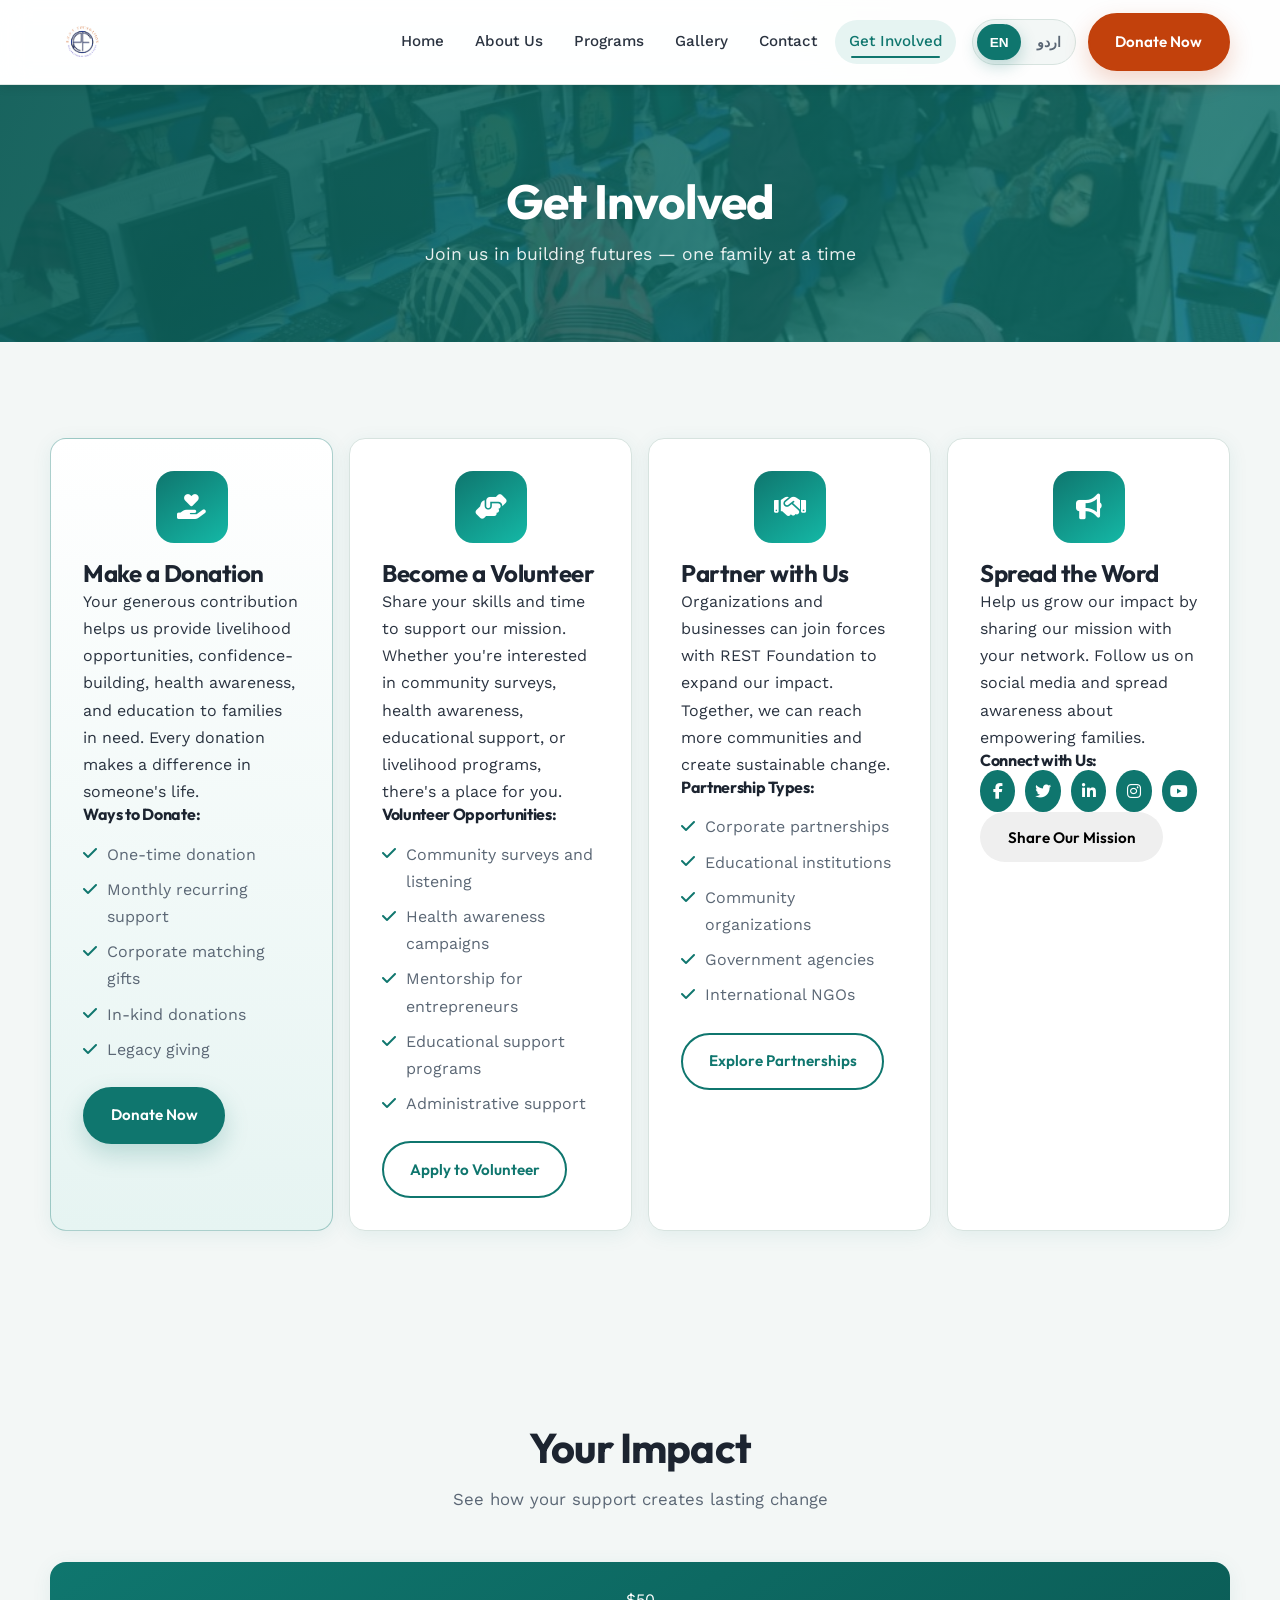
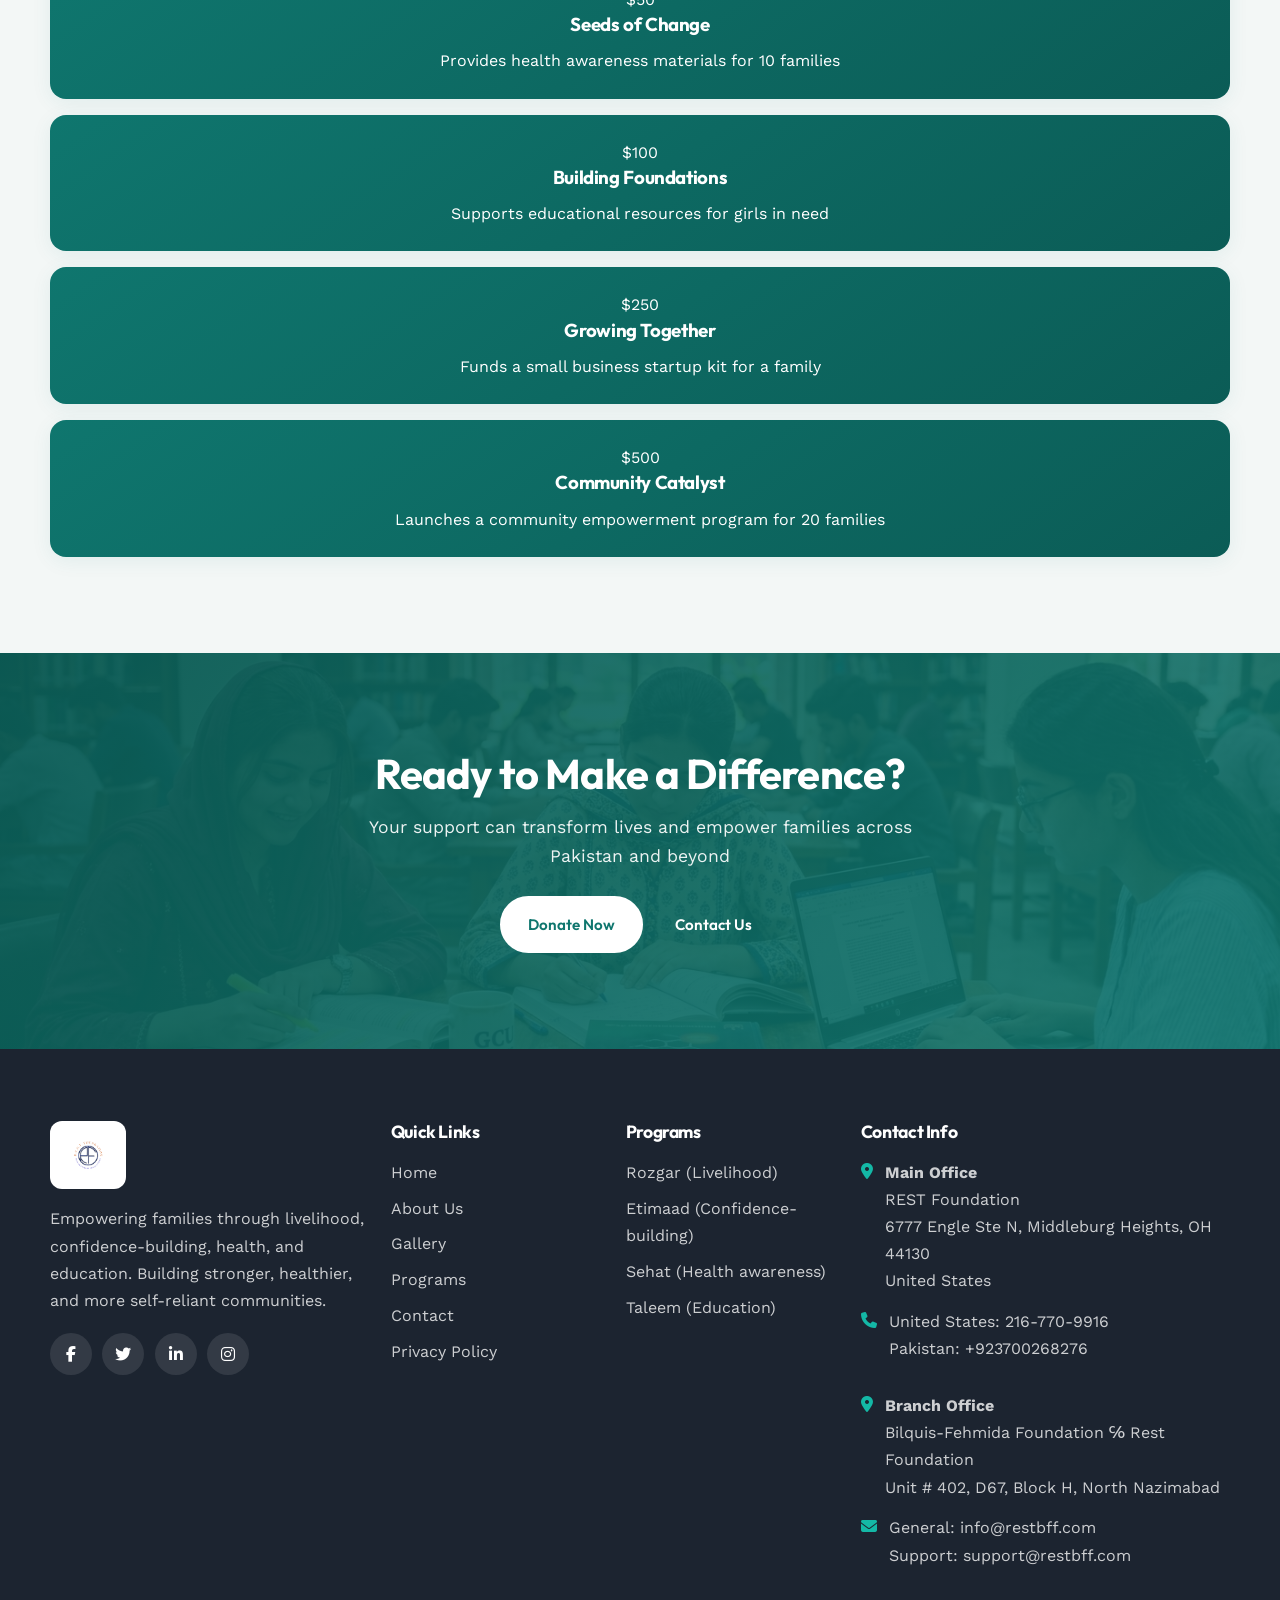
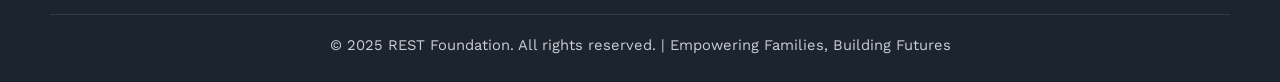
<file: pages/get-involved.html>
<!DOCTYPE html>
<html lang="en">
<head>
    <meta charset="UTF-8">
    <meta name="viewport" content="width=device-width, initial-scale=1.0">
    <meta name="description" content="Get involved with REST Foundation - Donate, volunteer, or partner with us to empower families and transform communities.">
    <title>Get Involved - REST Foundation</title>
    <link rel="stylesheet" href="../css/style.css">
    <link rel="stylesheet" href="https://cdnjs.cloudflare.com/ajax/libs/font-awesome/6.4.0/css/all.min.css">
</head>
<body>
    
        <header class="header">
        <div class="container">
            <div class="header-content">
                <div class="logo-container">
                    <a href="../index.html">
                        <img src="../images/logo.png" alt="REST Foundation Logo" class="logo">
                    </a>
                </div>
                <nav class="main-nav" aria-label="Primary">
                    <ul class="nav-menu">
                        <li><a href="../index.html" data-key="nav_home">Home</a></li>
                        <li><a href="about.html" data-key="nav_about">About Us</a></li>
                        <li><a href="services.html" data-key="nav_services">Services</a></li>
                        <li><a href="gallery.html" data-key="nav_gallery">Gallery</a></li>
                        <li><a href="contact.html" data-key="nav_contact">Contact</a></li>
                        <li><a href="get-involved.html" class="active" data-key="nav_get_involved">Get Involved</a></li>
                    </ul>
                    <div class="header-actions">
                        <div class="lang-switcher">
                            <button class="btn-lang" data-lang="en" type="button">EN</button>
                            <button class="btn-lang" data-lang="ur" type="button">اردو</button>
                        </div>
                        <a href="https://www.zeffy.com/en-US/donation-form/ready-to-help-families-escape-generational-poverty" class="btn btn-accent" data-key="donate_btn">Donate Now</a>
                        <button class="hamburger" type="button" aria-label="Open menu">
                            <span></span><span></span><span></span>
                        </button>
                    </div>
                </nav>
            </div>
        </div>
    </header>

    
    <section class="page-header">
        <div class="container">
            <h1 data-key="get_involved_title">Get Involved</h1>
            <p data-key="get_involved_subtitle">Join us in empowering families and transforming communities</p>
        </div>
    </section>

    
    <section class="get-involved-section">
        <div class="container">
            <div class="involvement-grid">
                
                <div class="involvement-card featured">
                    <div class="involvement-icon">
                        <i class="fas fa-hand-holding-heart"></i>
                    </div>
                    <h2 data-key="donate_title">Make a Donation</h2>
                    <p data-key="donate_text">
                        Your generous contribution helps us provide microfinance services, education, health support, 
                        and livelihood opportunities to families in need. Every donation makes a difference in someone's life.
                    </p>
                    <div class="donation-options">
                        <h4 data-key="donate_ways">Ways to Donate:</h4>
                        <ul>
                            <li><i class="fas fa-check"></i> <span data-key="donate_onetime">One-time donation</span></li>
                            <li><i class="fas fa-check"></i> <span data-key="donate_monthly">Monthly recurring support</span></li>
                            <li><i class="fas fa-check"></i> <span data-key="donate_corporate">Corporate matching gifts</span></li>
                            <li><i class="fas fa-check"></i> <span data-key="donate_inkind">In-kind donations</span></li>
                            <li><i class="fas fa-check"></i> <span data-key="donate_legacy">Legacy giving</span></li>
                        </ul>
                    </div>
                    <a href="https://www.zeffy.com/en-US/donation-form/ready-to-help-families-escape-generational-poverty" class="btn btn-primary" data-key="donate_btn">Donate Now</a>
                </div>

                
                <div class="involvement-card">
                    <div class="involvement-icon">
                        <i class="fas fa-hands-helping"></i>
                    </div>
                    <h2 data-key="volunteer_title">Become a Volunteer</h2>
                    <p data-key="volunteer_text">
                        Share your skills and time to support our mission. Whether you're interested in financial 
                        literacy training, community outreach, or administrative support, there's a place for you.
                    </p>
                    <div class="volunteer-opportunities">
                        <h4 data-key="volunteer_opportunities">Volunteer Opportunities:</h4>
                        <ul>
                            <li><i class="fas fa-check"></i> <span data-key="volunteer_training">Financial literacy training</span></li>
                            <li><i class="fas fa-check"></i> <span data-key="volunteer_outreach">Community outreach programs</span></li>
                            <li><i class="fas fa-check"></i> <span data-key="volunteer_mentorship">Mentorship for entrepreneurs</span></li>
                            <li><i class="fas fa-check"></i> <span data-key="volunteer_events">Event coordination</span></li>
                            <li><i class="fas fa-check"></i> <span data-key="volunteer_admin">Administrative support</span></li>
                        </ul>
                    </div>
                    <a href="contact.html" class="btn btn-secondary" data-key="volunteer_btn">Apply to Volunteer</a>
                </div>

                
                <div class="involvement-card">
                    <div class="involvement-icon">
                        <i class="fas fa-handshake"></i>
                    </div>
                    <h2 data-key="partner_title">Partner with Us</h2>
                    <p data-key="partner_text">
                        Organizations and businesses can join forces with REST Foundation to expand our impact. 
                        Together, we can reach more communities and create sustainable change.
                    </p>
                    <div class="partnership-types">
                        <h4 data-key="partnership_types">Partnership Types:</h4>
                        <ul>
                            <li><i class="fas fa-check"></i> <span data-key="partner_corporate">Corporate partnerships</span></li>
                            <li><i class="fas fa-check"></i> <span data-key="partner_educational">Educational institutions</span></li>
                            <li><i class="fas fa-check"></i> <span data-key="partner_community">Community organizations</span></li>
                            <li><i class="fas fa-check"></i> <span data-key="partner_government">Government agencies</span></li>
                            <li><i class="fas fa-check"></i> <span data-key="partner_ngo">International NGOs</span></li>
                        </ul>
                    </div>
                    <a href="contact.html" class="btn btn-secondary" data-key="partner_btn">Explore Partnerships</a>
                </div>

                
                <div class="involvement-card">
                    <div class="involvement-icon">
                        <i class="fas fa-bullhorn"></i>
                    </div>
                    <h2 data-key="spread_title">Spread the Word</h2>
                    <p data-key="spread_text">
                        Help us raise awareness about financial inclusion and our mission. Follow us on social media, 
                        share our stories, and help connect families who could benefit from our services.
                    </p>
                    <div class="social-actions">
                        <h4 data-key="spread_connect">Connect with Us:</h4>
                        <div class="social-links-large">
                            <a href="#" aria-label="Facebook"><i class="fab fa-facebook-f"></i></a>
                            <a href="#" aria-label="Twitter"><i class="fab fa-twitter"></i></a>
                            <a href="#" aria-label="LinkedIn"><i class="fab fa-linkedin-in"></i></a>
                            <a href="#" aria-label="Instagram"><i class="fab fa-instagram"></i></a>
                            <a href="#" aria-label="YouTube"><i class="fab fa-youtube"></i></a>
                        </div>
                    </div>
                    <div class="share-buttons">
                        <button class="btn btn-outline" data-key="spread_btn"><i class="fas fa-share-alt"></i> Share Our Mission</button>
                    </div>
                </div>
            </div>
        </div>
    </section>

    
    <section class="impact-section">
        <div class="container">
            <div class="section-header">
                <h2 class="section-title centered" data-key="impact_title">Your Impact</h2>
                <p class="section-subtitle centered" data-key="impact_subtitle">See how your support creates lasting change</p>
            </div>
            <div class="impact-grid">
                <div class="impact-card">
                    <div class="impact-amount" data-key="donation_tier1_amount">$50</div>
                    <h3 data-key="donation_tier1_title">Seeds of Change</h3>
                    <p data-key="donation_tier1_desc">Provides financial literacy training materials for 10 families</p>
                </div>
                <div class="impact-card">
                    <div class="impact-amount" data-key="donation_tier2_amount">$100</div>
                    <h3 data-key="donation_tier2_title">Building Foundations</h3>
                    <p data-key="donation_tier2_desc">Supports a small business startup kit for an aspiring entrepreneur</p>
                </div>
                <div class="impact-card">
                    <div class="impact-amount" data-key="donation_tier3_amount">$250</div>
                    <h3 data-key="donation_tier3_title">Growing Together</h3>
                    <p data-key="donation_tier3_desc">Funds a microloan that transforms a family's economic future</p>
                </div>
                <div class="impact-card">
                    <div class="impact-amount" data-key="donation_tier4_amount">$500</div>
                    <h3 data-key="donation_tier4_title">Community Catalyst</h3>
                    <p data-key="donation_tier4_desc">Launches a group lending program for 20 community members</p>
                </div>
            </div>
        </div>
    </section>


    
    <section class="cta-section">
        <div class="container">
            <div class="cta-content">
                <h2 data-key="ready_difference_title">Ready to Make a Difference?</h2>
                <p data-key="ready_difference_text">Your support can transform lives and empower families across Pakistan and beyond</p>
                <div class="cta-buttons">
                    <a href="https://www.zeffy.com/en-US/donation-form/ready-to-help-families-escape-generational-poverty" class="btn btn-light" data-key="donate_btn">Donate Now</a>
                    <a href="contact.html" class="btn btn-outline-light" data-key="contact_us">Contact Us</a>
                </div>
            </div>
        </div>
    </section>

    
    <footer class="footer">
        <div class="container">
            <div class="footer-grid">
                <div class="footer-col">
                    <img src="../images/logo.png" alt="REST Foundation" class="footer-logo">
                    <p class="footer-description" data-key="footer_description">
                        Empowering communities through accessible microfinance solutions and comprehensive support services.
                    </p>
                    <div class="social-links">
                        <a href="#" aria-label="Facebook"><i class="fab fa-facebook-f"></i></a>
                        <a href="#" aria-label="Twitter"><i class="fab fa-twitter"></i></a>
                        <a href="#" aria-label="LinkedIn"><i class="fab fa-linkedin-in"></i></a>
                        <a href="#" aria-label="Instagram"><i class="fab fa-instagram"></i></a>
                    </div>
                </div>
                <div class="footer-col">
                    <h3 data-key="footer_quick_links">Quick Links</h3>
                    <ul class="footer-links">
                        <li><a href="../index.html" data-key="nav_home">Home</a></li>
                        <li><a href="about.html" data-key="nav_about">About Us</a></li>
                        <li><a href="gallery.html" data-key="nav_gallery">Gallery</a></li>
                        <li><a href="services.html" data-key="nav_services">Services</a></li>
                        <li><a href="contact.html" data-key="nav_contact">Contact</a></li>
                        <li><a href="privacy.html" data-key="nav_privacy">Privacy Policy</a></li>
                    </ul>
                </div>
                <div class="footer-col">
                    <h3 data-key="footer_services">Services</h3>
                    <ul class="footer-links">
                        <li><a href="services.html#group" data-key="service_microloans_title">Microloans</a></li>
                        <li><a href="services.html#agriculture" data-key="service_group_title">Group Lending</a></li>
                        <li><a href="services.html#housing" data-key="housing_detail_title">Savings Programs</a></li>
                        <li><a href="services.html#education" data-key="service_education_title">Financial Education</a></li>
                        
                    </ul>
                </div>
                <div class="footer-col">
                    <h3 data-key="footer_contact_info">Contact Info</h3>

                    <div class="footer-contact-wrapper">
                        <div class="footer-contact-col">
                            <ul class="footer-contact">
                                <li>
                                    <i class="fas fa-map-marker-alt"></i>
                                    <span>
                                        <strong data-key="contact_main_office">Main Office</strong><br>
                                        <span data-key="contact_address">
                                            REST Foundation<br>
                                            6777 Engle Rd M, Middleburg Heights, OH 44130<br>
                                            United States
                                        </span>
                                    </span>
                                </li>

                                <li>
                                    <i class="fas fa-phone"></i>
                                    <span data-key="contact_phone_details">
                                        United States: 216-770-9916<br>
                                        Pakistan: +923700268276
                                    </span>
                                </li>
                            </ul>
                        </div>

                        <div class="footer-contact-col">
                            <ul class="footer-contact">
                                <li>
                                    <i class="fas fa-map-marker-alt"></i>
                                    <span>
                                        <strong data-key="contact_branch_office">Branch Office</strong><br>
                                        <span data-key="contact_branch_address">
                                            Bilquis-Fehmida Foundation ℅ Rest Foundation<br>
                                            Unit # 402, D67, Block H, North Nazimabad
                                        </span>
                                    </span>
                                </li>

                                <li>
                                    <i class="fas fa-envelope"></i>
                                    <span data-key="contact_email_details">
                                        General: info@restfoundation.org<br>
                                        Support: support@restfoundation.org
                                    </span>
                                </li>
                            </ul>
                        </div>
                    </div>
                </div>
            </div>
            <div class="footer-bottom">
                <p data-key="footer_bottom">&copy; 2025 REST Foundation. All rights reserved. | Committed to Financial Inclusion</p>
            </div>
        </div>
    </footer>

        <script src="../js/translations.js"></script>
    <script src="../js/i18n-extend.js"></script>
    <script src="../js/script.js"></script>
    <script src="../js/ui-enhance.js"></script>
</body>
</html>
</file>
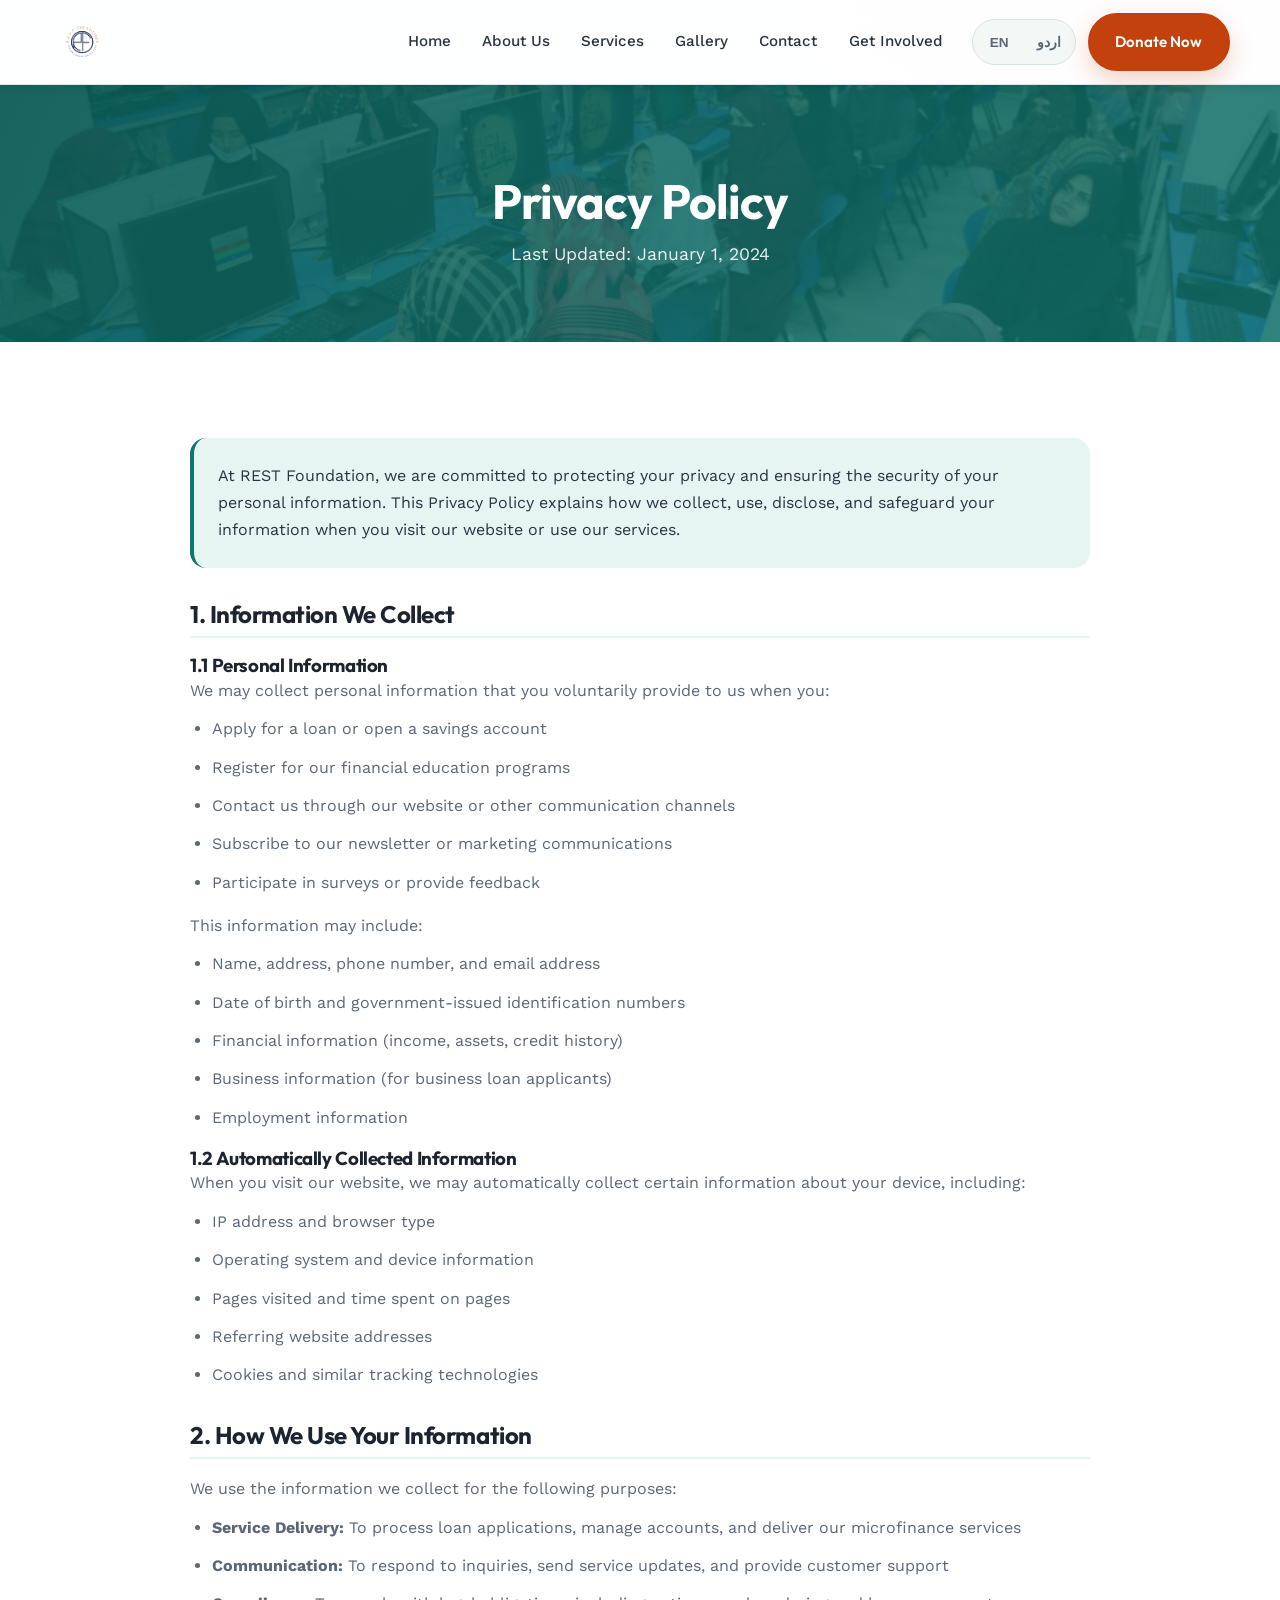
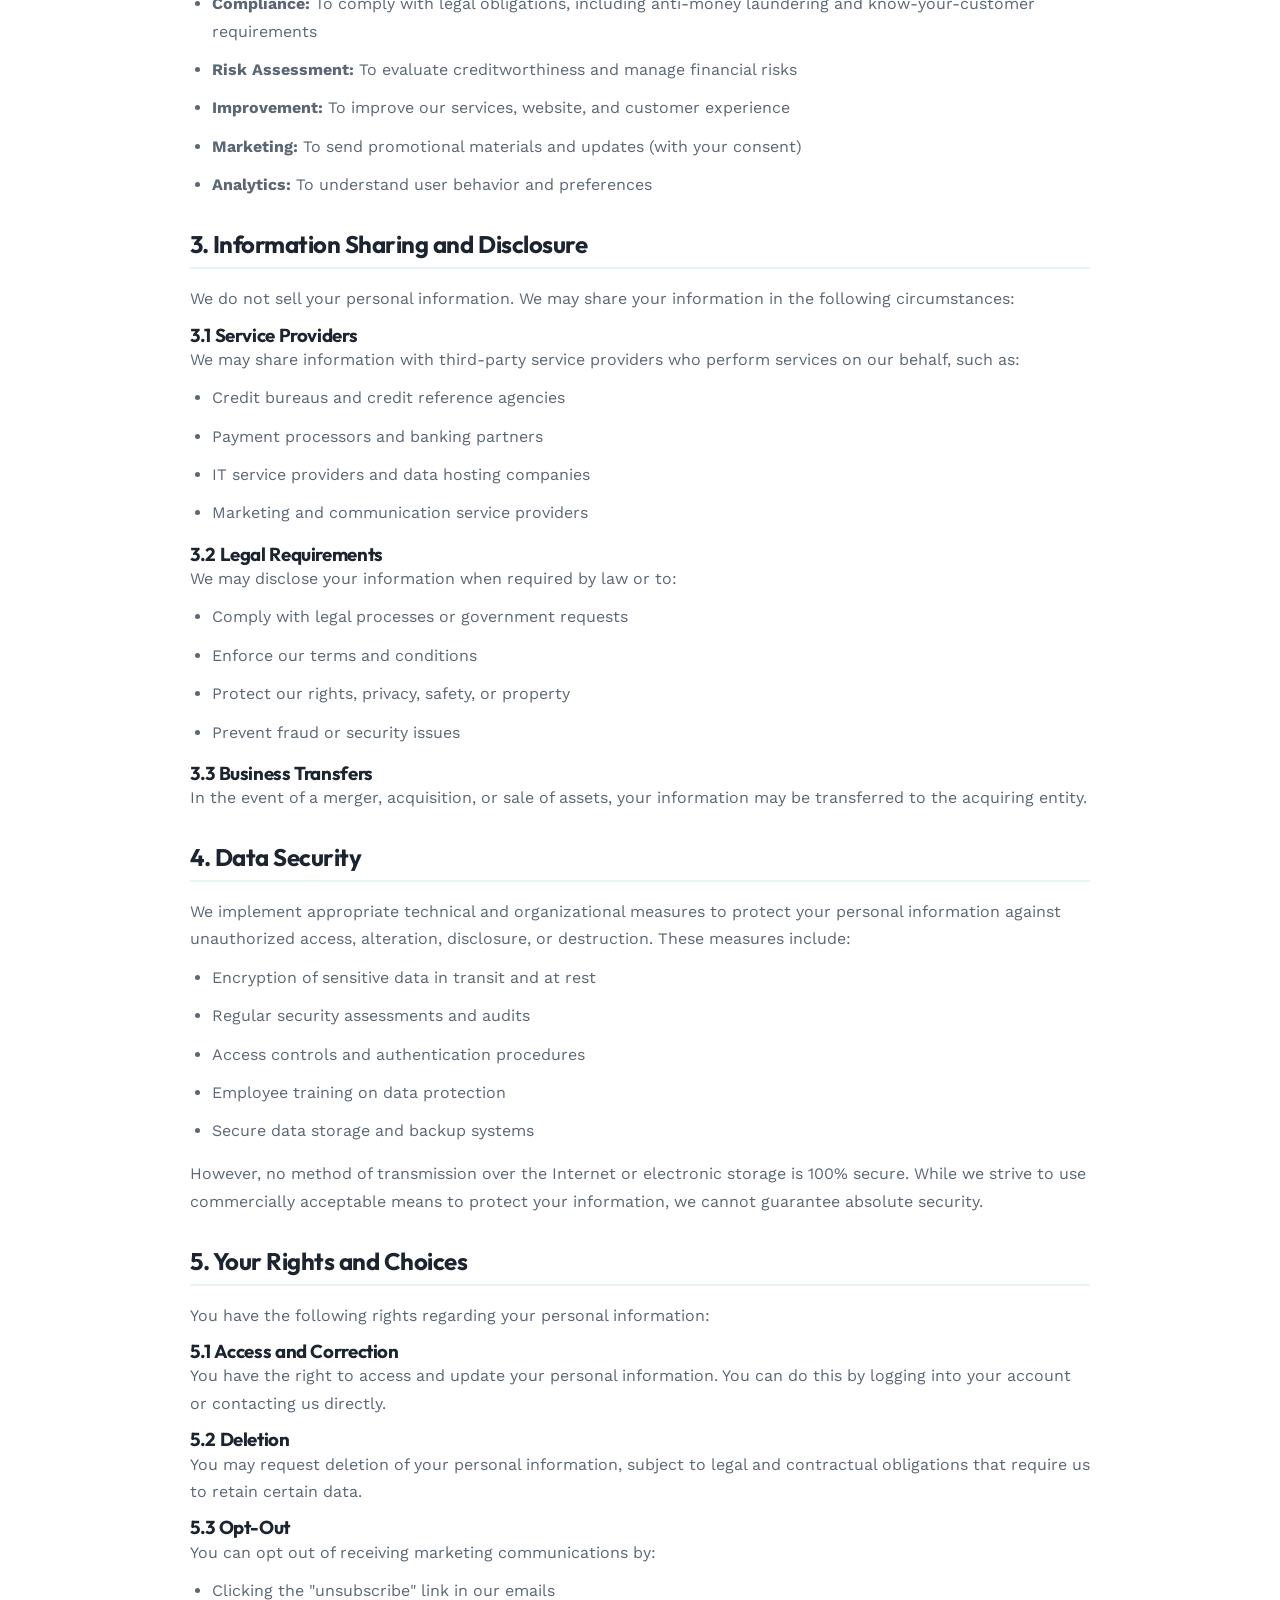
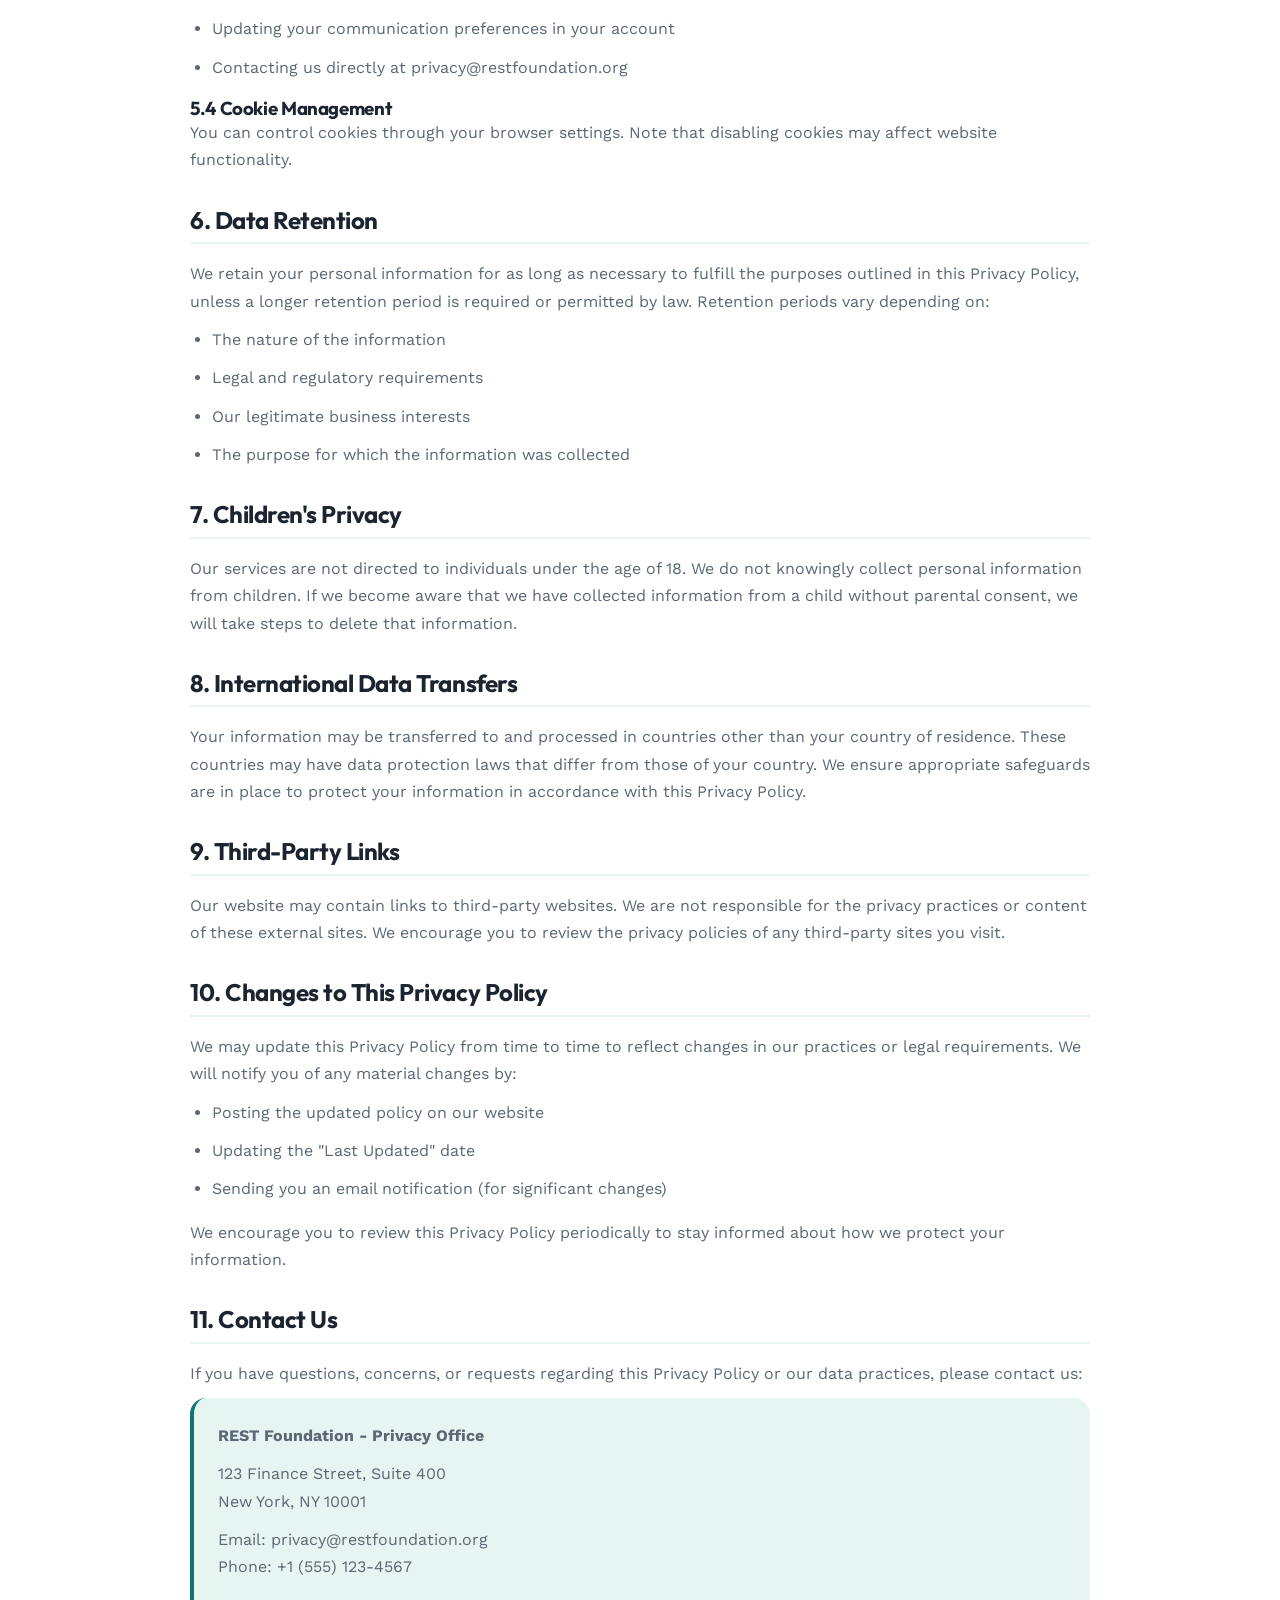
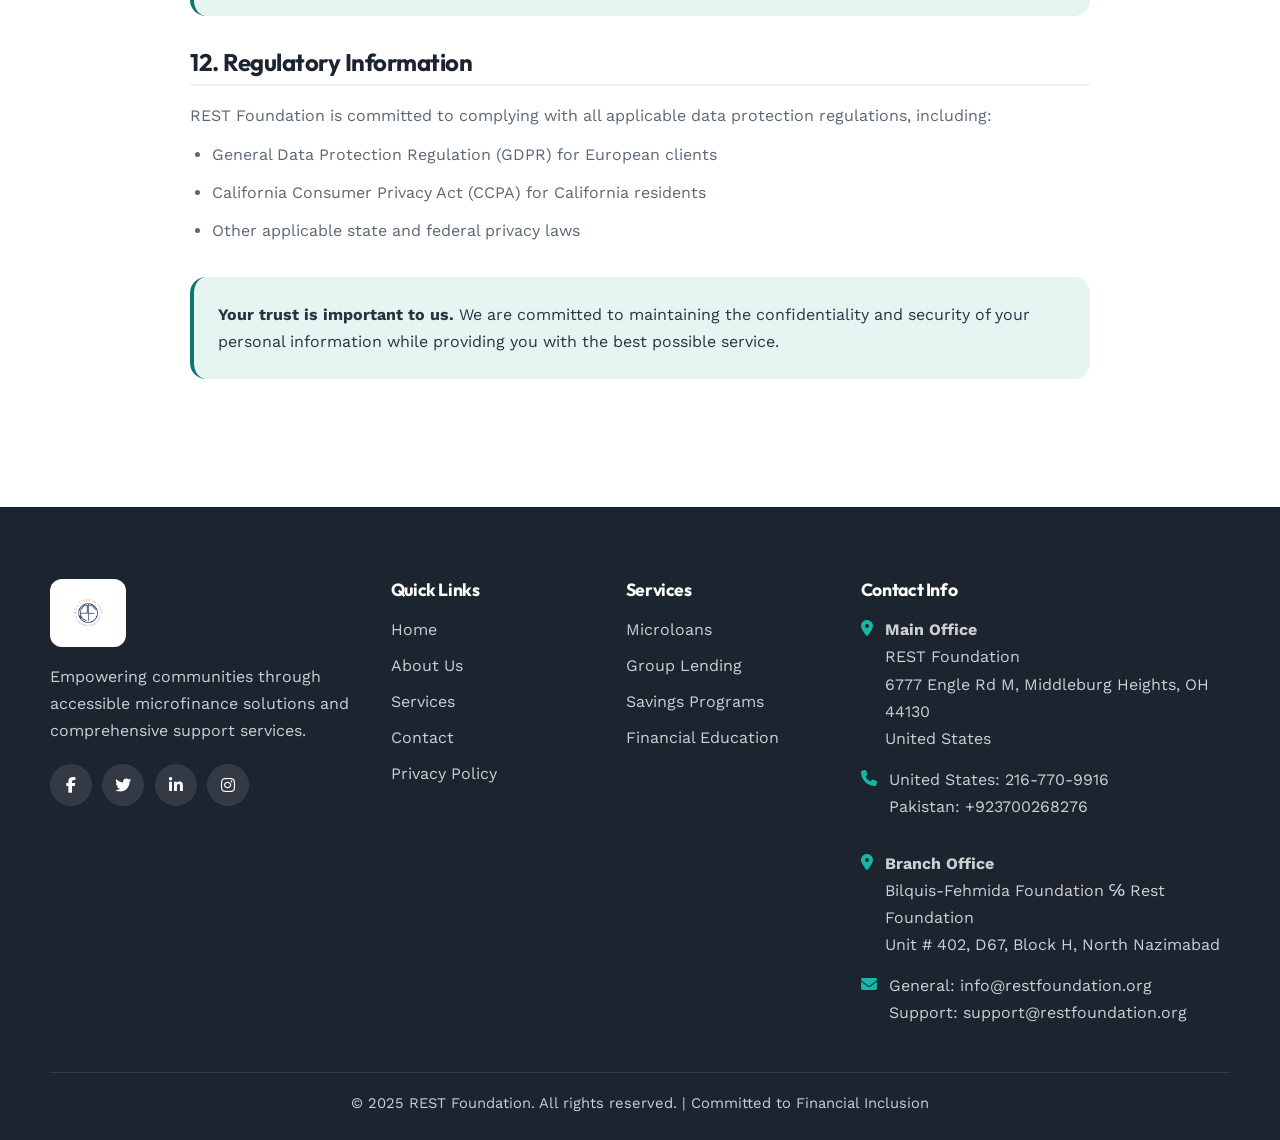
<file: pages/privacy.html>
<!DOCTYPE html>
<html lang="en">
<head>
    <meta charset="UTF-8">
    <meta name="viewport" content="width=device-width, initial-scale=1.0">
    <meta name="description" content="REST Foundation Privacy Policy - How we collect, use, and protect your personal information.">
    <title>Privacy Policy - REST Foundation</title>
    <link rel="stylesheet" href="../css/style.css">
    <link rel="stylesheet" href="https://cdnjs.cloudflare.com/ajax/libs/font-awesome/6.4.0/css/all.min.css">
</head>
<body>
    
        <header class="header">
        <div class="container">
            <div class="header-content">
                <div class="logo-container">
                    <a href="../index.html">
                        <img src="../images/logo.png" alt="REST Foundation Logo" class="logo">
                    </a>
                </div>
                <nav class="main-nav" aria-label="Primary">
                    <ul class="nav-menu">
                        <li><a href="../index.html" data-key="nav_home">Home</a></li>
                        <li><a href="about.html" data-key="nav_about">About Us</a></li>
                        <li><a href="services.html" data-key="nav_services">Services</a></li>
                        <li><a href="gallery.html" data-key="nav_gallery">Gallery</a></li>
                        <li><a href="contact.html" data-key="nav_contact">Contact</a></li>
                        <li><a href="get-involved.html" data-key="nav_get_involved">Get Involved</a></li>
                    </ul>
                    <div class="header-actions">
                        <div class="lang-switcher">
                            <button class="btn-lang" data-lang="en" type="button">EN</button>
                            <button class="btn-lang" data-lang="ur" type="button">اردو</button>
                        </div>
                        <a href="https://www.zeffy.com/en-US/donation-form/ready-to-help-families-escape-generational-poverty" class="btn btn-accent" data-key="donate_btn">Donate Now</a>
                        <button class="hamburger" type="button" aria-label="Open menu">
                            <span></span><span></span><span></span>
                        </button>
                    </div>
                </nav>
            </div>
        </div>
    </header>

    
    <section class="page-header">
        <div class="container">
            <h1>Privacy Policy</h1>
            <p>Last Updated: January 1, 2024</p>
        </div>
    </section>

    
    <section class="privacy-content">
        <div class="container">
            <div class="content-wrapper">
                <div class="privacy-intro">
                    <p>
                        At REST Foundation, we are committed to protecting your privacy and ensuring the security 
                        of your personal information. This Privacy Policy explains how we collect, use, disclose, 
                        and safeguard your information when you visit our website or use our services.
                    </p>
                </div>

                <div class="privacy-section">
                    <h2>1. Information We Collect</h2>
                    
                    <h3>1.1 Personal Information</h3>
                    <p>We may collect personal information that you voluntarily provide to us when you:</p>
                    <ul>
                        <li>Apply for a loan or open a savings account</li>
                        <li>Register for our financial education programs</li>
                        <li>Contact us through our website or other communication channels</li>
                        <li>Subscribe to our newsletter or marketing communications</li>
                        <li>Participate in surveys or provide feedback</li>
                    </ul>
                    <p>This information may include:</p>
                    <ul>
                        <li>Name, address, phone number, and email address</li>
                        <li>Date of birth and government-issued identification numbers</li>
                        <li>Financial information (income, assets, credit history)</li>
                        <li>Business information (for business loan applicants)</li>
                        <li>Employment information</li>
                    </ul>

                    <h3>1.2 Automatically Collected Information</h3>
                    <p>When you visit our website, we may automatically collect certain information about your device, including:</p>
                    <ul>
                        <li>IP address and browser type</li>
                        <li>Operating system and device information</li>
                        <li>Pages visited and time spent on pages</li>
                        <li>Referring website addresses</li>
                        <li>Cookies and similar tracking technologies</li>
                    </ul>
                </div>

                <div class="privacy-section">
                    <h2>2. How We Use Your Information</h2>
                    <p>We use the information we collect for the following purposes:</p>
                    <ul>
                        <li><strong>Service Delivery:</strong> To process loan applications, manage accounts, and deliver our microfinance services</li>
                        <li><strong>Communication:</strong> To respond to inquiries, send service updates, and provide customer support</li>
                        <li><strong>Compliance:</strong> To comply with legal obligations, including anti-money laundering and know-your-customer requirements</li>
                        <li><strong>Risk Assessment:</strong> To evaluate creditworthiness and manage financial risks</li>
                        <li><strong>Improvement:</strong> To improve our services, website, and customer experience</li>
                        <li><strong>Marketing:</strong> To send promotional materials and updates (with your consent)</li>
                        <li><strong>Analytics:</strong> To understand user behavior and preferences</li>
                    </ul>
                </div>

                <div class="privacy-section">
                    <h2>3. Information Sharing and Disclosure</h2>
                    <p>We do not sell your personal information. We may share your information in the following circumstances:</p>
                    
                    <h3>3.1 Service Providers</h3>
                    <p>We may share information with third-party service providers who perform services on our behalf, such as:</p>
                    <ul>
                        <li>Credit bureaus and credit reference agencies</li>
                        <li>Payment processors and banking partners</li>
                        <li>IT service providers and data hosting companies</li>
                        <li>Marketing and communication service providers</li>
                    </ul>

                    <h3>3.2 Legal Requirements</h3>
                    <p>We may disclose your information when required by law or to:</p>
                    <ul>
                        <li>Comply with legal processes or government requests</li>
                        <li>Enforce our terms and conditions</li>
                        <li>Protect our rights, privacy, safety, or property</li>
                        <li>Prevent fraud or security issues</li>
                    </ul>

                    <h3>3.3 Business Transfers</h3>
                    <p>
                        In the event of a merger, acquisition, or sale of assets, your information may be 
                        transferred to the acquiring entity.
                    </p>
                </div>

                <div class="privacy-section">
                    <h2>4. Data Security</h2>
                    <p>
                        We implement appropriate technical and organizational measures to protect your personal 
                        information against unauthorized access, alteration, disclosure, or destruction. These measures include:
                    </p>
                    <ul>
                        <li>Encryption of sensitive data in transit and at rest</li>
                        <li>Regular security assessments and audits</li>
                        <li>Access controls and authentication procedures</li>
                        <li>Employee training on data protection</li>
                        <li>Secure data storage and backup systems</li>
                    </ul>
                    <p>
                        However, no method of transmission over the Internet or electronic storage is 100% secure. 
                        While we strive to use commercially acceptable means to protect your information, we cannot 
                        guarantee absolute security.
                    </p>
                </div>

                <div class="privacy-section">
                    <h2>5. Your Rights and Choices</h2>
                    <p>You have the following rights regarding your personal information:</p>
                    
                    <h3>5.1 Access and Correction</h3>
                    <p>You have the right to access and update your personal information. You can do this by logging into your account or contacting us directly.</p>

                    <h3>5.2 Deletion</h3>
                    <p>You may request deletion of your personal information, subject to legal and contractual obligations that require us to retain certain data.</p>

                    <h3>5.3 Opt-Out</h3>
                    <p>You can opt out of receiving marketing communications by:</p>
                    <ul>
                        <li>Clicking the "unsubscribe" link in our emails</li>
                        <li>Updating your communication preferences in your account</li>
                        <li>Contacting us directly at privacy@restfoundation.org</li>
                    </ul>

                    <h3>5.4 Cookie Management</h3>
                    <p>You can control cookies through your browser settings. Note that disabling cookies may affect website functionality.</p>
                </div>

                <div class="privacy-section">
                    <h2>6. Data Retention</h2>
                    <p>
                        We retain your personal information for as long as necessary to fulfill the purposes outlined 
                        in this Privacy Policy, unless a longer retention period is required or permitted by law. 
                        Retention periods vary depending on:
                    </p>
                    <ul>
                        <li>The nature of the information</li>
                        <li>Legal and regulatory requirements</li>
                        <li>Our legitimate business interests</li>
                        <li>The purpose for which the information was collected</li>
                    </ul>
                </div>

                <div class="privacy-section">
                    <h2>7. Children's Privacy</h2>
                    <p>
                        Our services are not directed to individuals under the age of 18. We do not knowingly collect 
                        personal information from children. If we become aware that we have collected information from 
                        a child without parental consent, we will take steps to delete that information.
                    </p>
                </div>

                <div class="privacy-section">
                    <h2>8. International Data Transfers</h2>
                    <p>
                        Your information may be transferred to and processed in countries other than your country of 
                        residence. These countries may have data protection laws that differ from those of your country. 
                        We ensure appropriate safeguards are in place to protect your information in accordance with 
                        this Privacy Policy.
                    </p>
                </div>

                <div class="privacy-section">
                    <h2>9. Third-Party Links</h2>
                    <p>
                        Our website may contain links to third-party websites. We are not responsible for the privacy 
                        practices or content of these external sites. We encourage you to review the privacy policies 
                        of any third-party sites you visit.
                    </p>
                </div>

                <div class="privacy-section">
                    <h2>10. Changes to This Privacy Policy</h2>
                    <p>
                        We may update this Privacy Policy from time to time to reflect changes in our practices or 
                        legal requirements. We will notify you of any material changes by:
                    </p>
                    <ul>
                        <li>Posting the updated policy on our website</li>
                        <li>Updating the "Last Updated" date</li>
                        <li>Sending you an email notification (for significant changes)</li>
                    </ul>
                    <p>
                        We encourage you to review this Privacy Policy periodically to stay informed about how we 
                        protect your information.
                    </p>
                </div>

                <div class="privacy-section">
                    <h2>11. Contact Us</h2>
                    <p>If you have questions, concerns, or requests regarding this Privacy Policy or our data practices, please contact us:</p>
                    <div class="contact-info-box">
                        <p><strong>REST Foundation - Privacy Office</strong></p>
                        <p>123 Finance Street, Suite 400<br>New York, NY 10001</p>
                        <p>Email: privacy@restfoundation.org<br>Phone: +1 (555) 123-4567</p>
                    </div>
                </div>

                <div class="privacy-section">
                    <h2>12. Regulatory Information</h2>
                    <p>
                        REST Foundation is committed to complying with all applicable data protection regulations, including:
                    </p>
                    <ul>
                        <li>General Data Protection Regulation (GDPR) for European clients</li>
                        <li>California Consumer Privacy Act (CCPA) for California residents</li>
                        <li>Other applicable state and federal privacy laws</li>
                    </ul>
                </div>

                <div class="privacy-footer">
                    <p>
                        <strong>Your trust is important to us.</strong> We are committed to maintaining the confidentiality 
                        and security of your personal information while providing you with the best possible service.
                    </p>
                </div>
            </div>
        </div>
    </section>

    
    <footer class="footer">
        <div class="container">
            <div class="footer-grid">
                <div class="footer-col">
                    <img src="../images/logo.png" alt="REST Foundation" class="footer-logo">
                    <p class="footer-description">
                        Empowering communities through accessible microfinance solutions and comprehensive support services.
                    </p>
                    <div class="social-links">
                        <a href="#" aria-label="Facebook"><i class="fab fa-facebook-f"></i></a>
                        <a href="#" aria-label="Twitter"><i class="fab fa-twitter"></i></a>
                        <a href="#" aria-label="LinkedIn"><i class="fab fa-linkedin-in"></i></a>
                        <a href="#" aria-label="Instagram"><i class="fab fa-instagram"></i></a>
                    </div>
                </div>
                <div class="footer-col">
                    <h3>Quick Links</h3>
                    <ul class="footer-links">
                        <li><a href="../index.html">Home</a></li>
                        <li><a href="about.html">About Us</a></li>
                        <li><a href="services.html">Services</a></li>
                        <li><a href="contact.html">Contact</a></li>
                        <li><a href="privacy.html">Privacy Policy</a></li>
                    </ul>
                </div>
                <div class="footer-col">
                    <h3>Services</h3>
                    <ul class="footer-links">
                        <li><a href="services.html#group" data-key="service_microloans_title">Microloans</a></li>
                        <li><a href="services.html#agriculture" data-key="service_group_title">Group Lending</a></li>
                        <li><a href="services.html#housing" data-key="housing_detail_title">Savings Programs</a></li>
                        <li><a href="services.html#education" data-key="service_education_title">Financial Education</a></li>
                        
                    </ul>
                </div>
                <div class="footer-col">
                    <h3 data-key="footer_contact_info">Contact Info</h3>

                    <div class="footer-contact-wrapper">
                        <div class="footer-contact-col">
                            <ul class="footer-contact">
                                <li>
                                    <i class="fas fa-map-marker-alt"></i>
                                    <span>
                                        <strong data-key="contact_main_office">Main Office</strong><br>
                                        <span data-key="contact_address">
                                            REST Foundation<br>
                                            6777 Engle Rd M, Middleburg Heights, OH 44130<br>
                                            United States
                                        </span>
                                    </span>
                                </li>

                                <li>
                                    <i class="fas fa-phone"></i>
                                    <span data-key="contact_phone_details">
                                        United States: 216-770-9916<br>
                                        Pakistan: +923700268276
                                    </span>
                                </li>
                            </ul>
                        </div>

                        <div class="footer-contact-col">
                            <ul class="footer-contact">
                                <li>
                                    <i class="fas fa-map-marker-alt"></i>
                                    <span>
                                        <strong data-key="contact_branch_office">Branch Office</strong><br>
                                        <span data-key="contact_branch_address">
                                            Bilquis-Fehmida Foundation ℅ Rest Foundation<br>
                                            Unit # 402, D67, Block H, North Nazimabad
                                        </span>
                                    </span>
                                </li>

                                <li>
                                    <i class="fas fa-envelope"></i>
                                    <span data-key="contact_email_details">
                                        General: info@restfoundation.org<br>
                                        Support: support@restfoundation.org
                                    </span>
                                </li>
                            </ul>
                        </div>
                    </div>
                </div>
            </div>
            <div class="footer-bottom">
                <p>&copy; 2025 REST Foundation. All rights reserved. | Committed to Financial Inclusion</p>
            </div>
        </div>
    </footer>

    <script src="../js/script.js"></script>
</body>
</html>
</file>
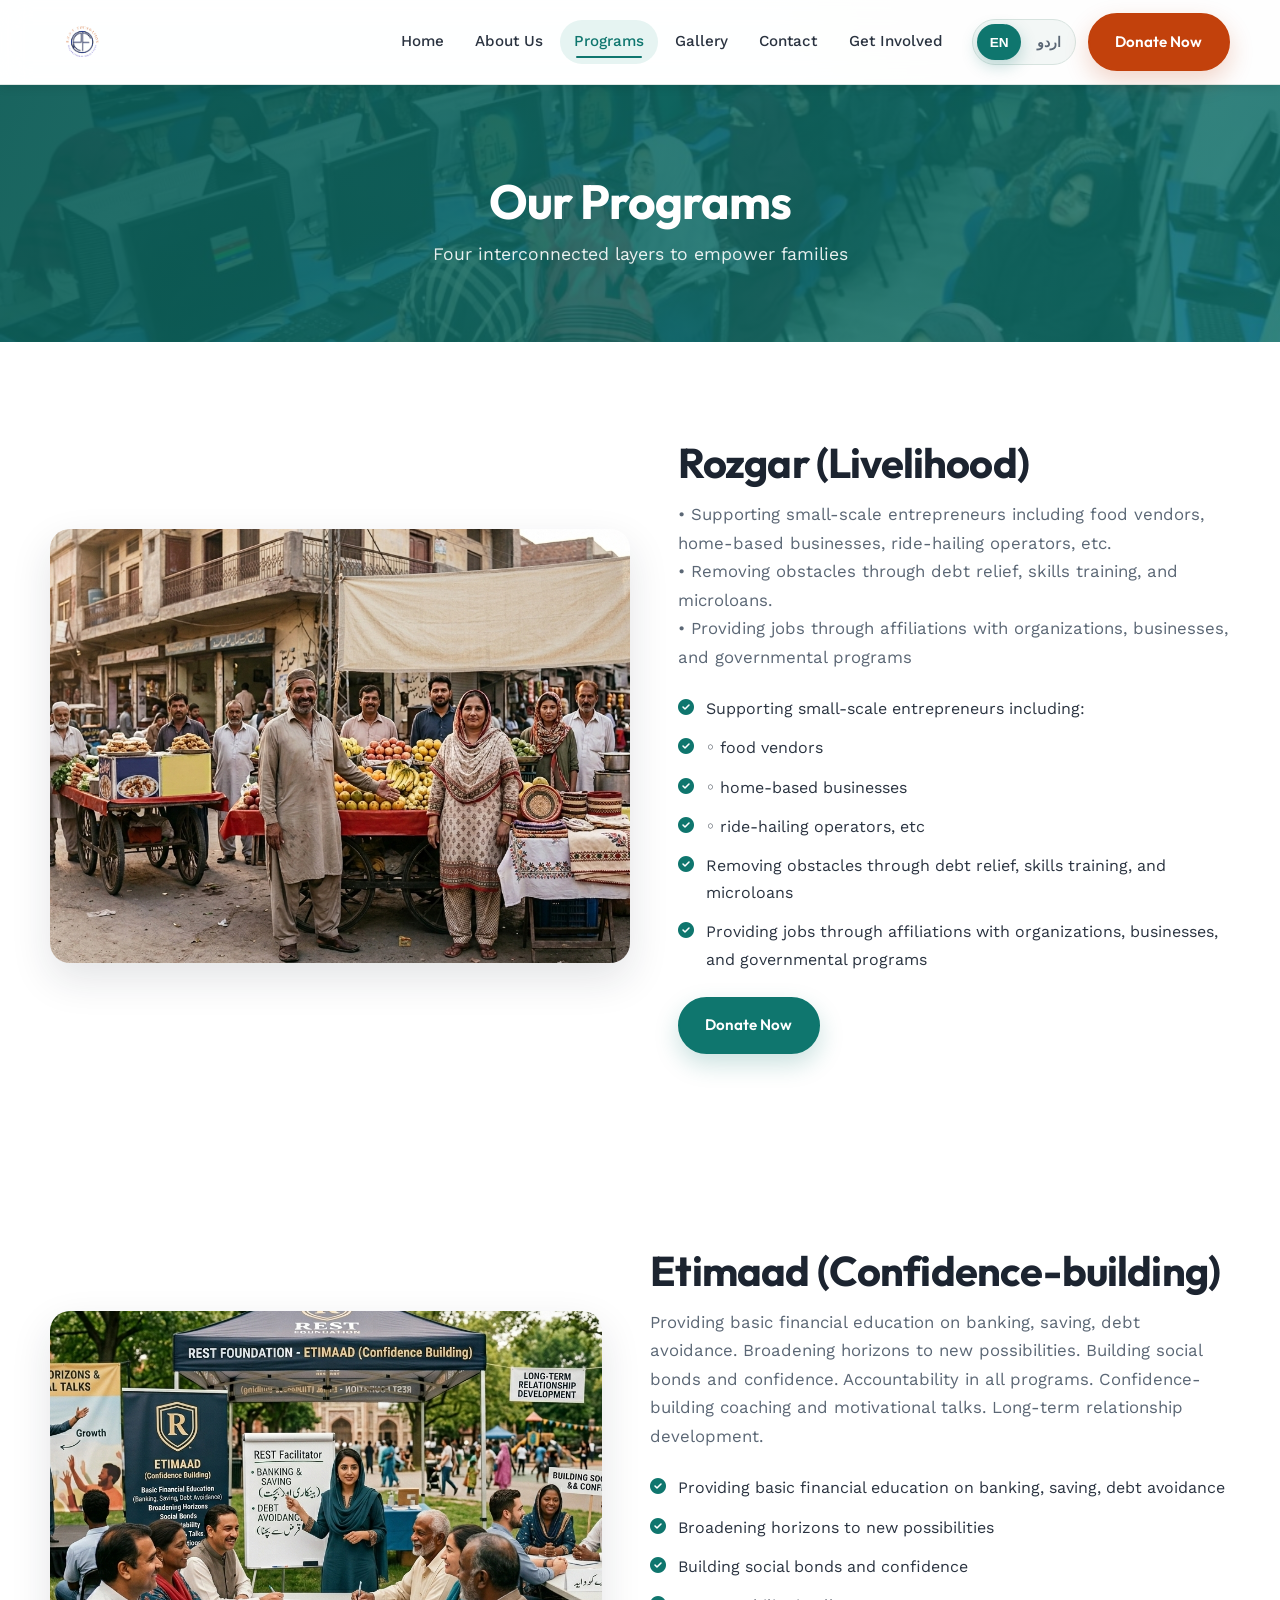
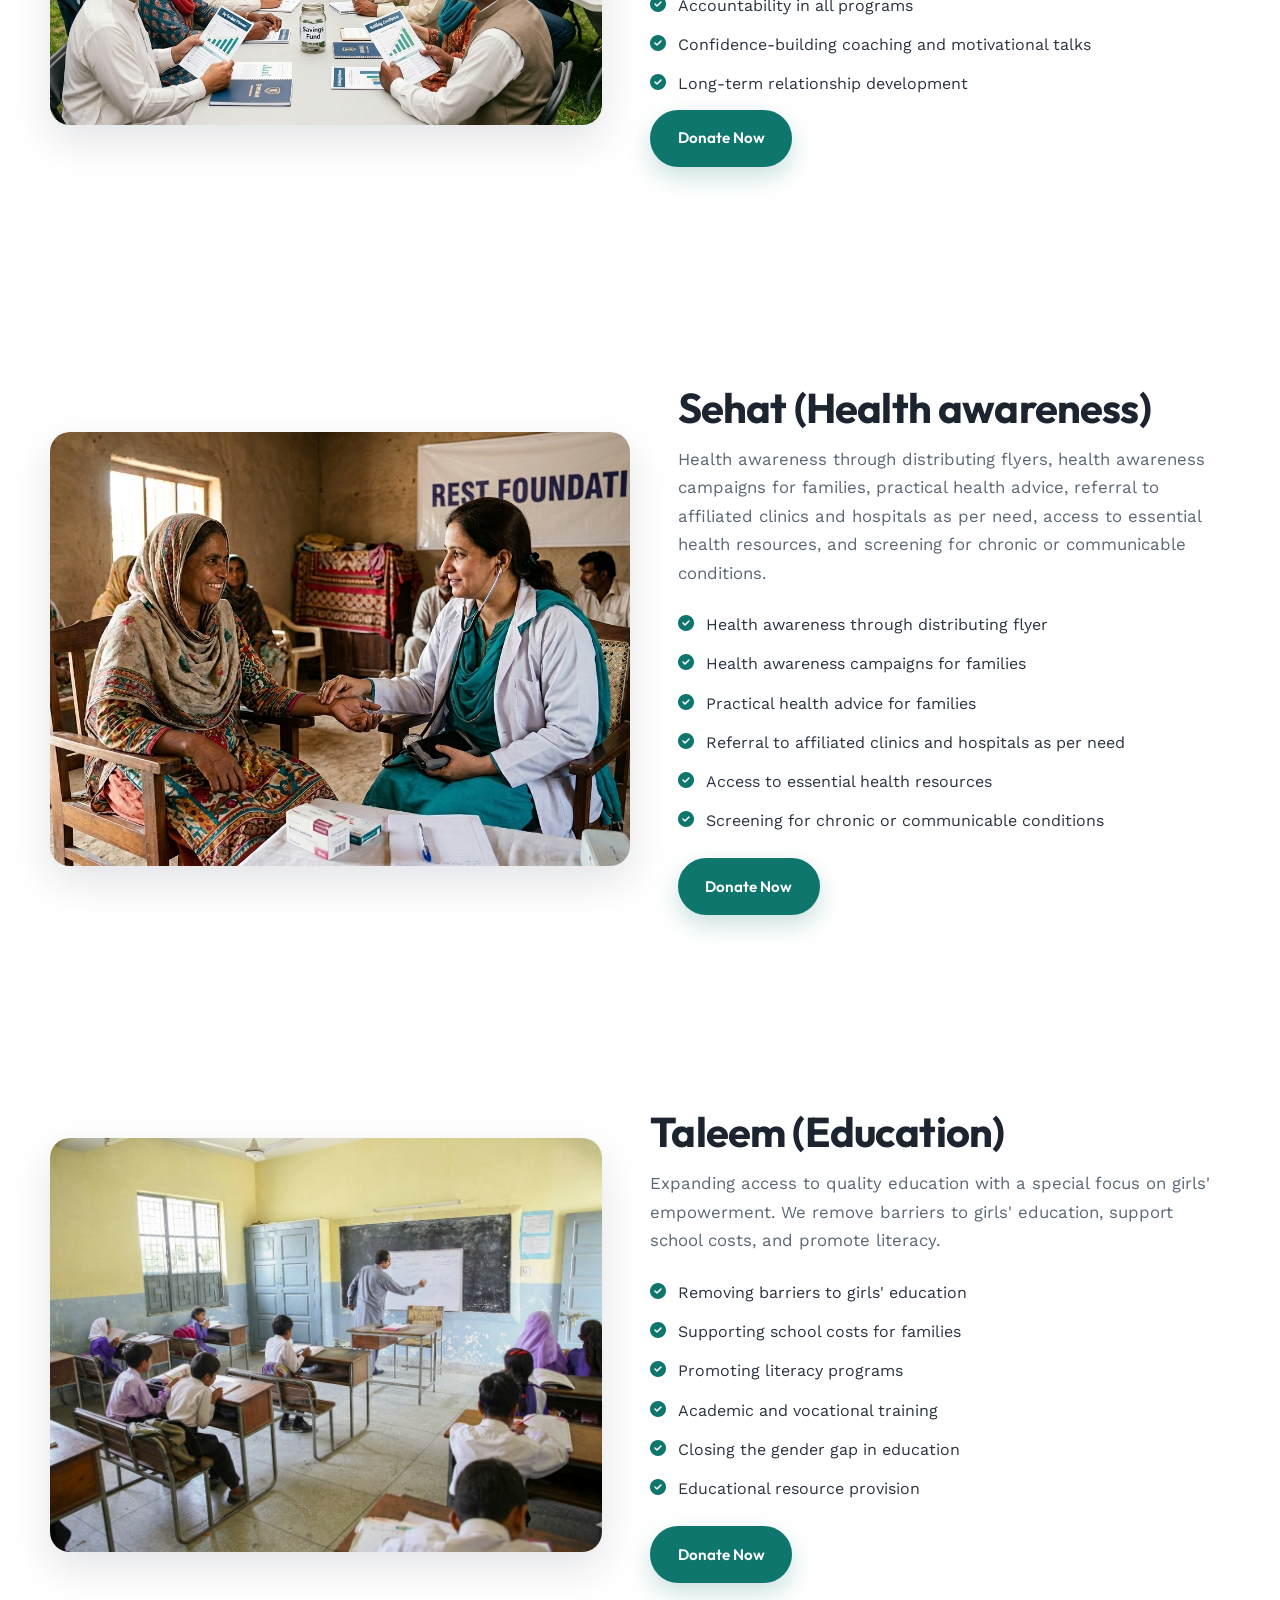
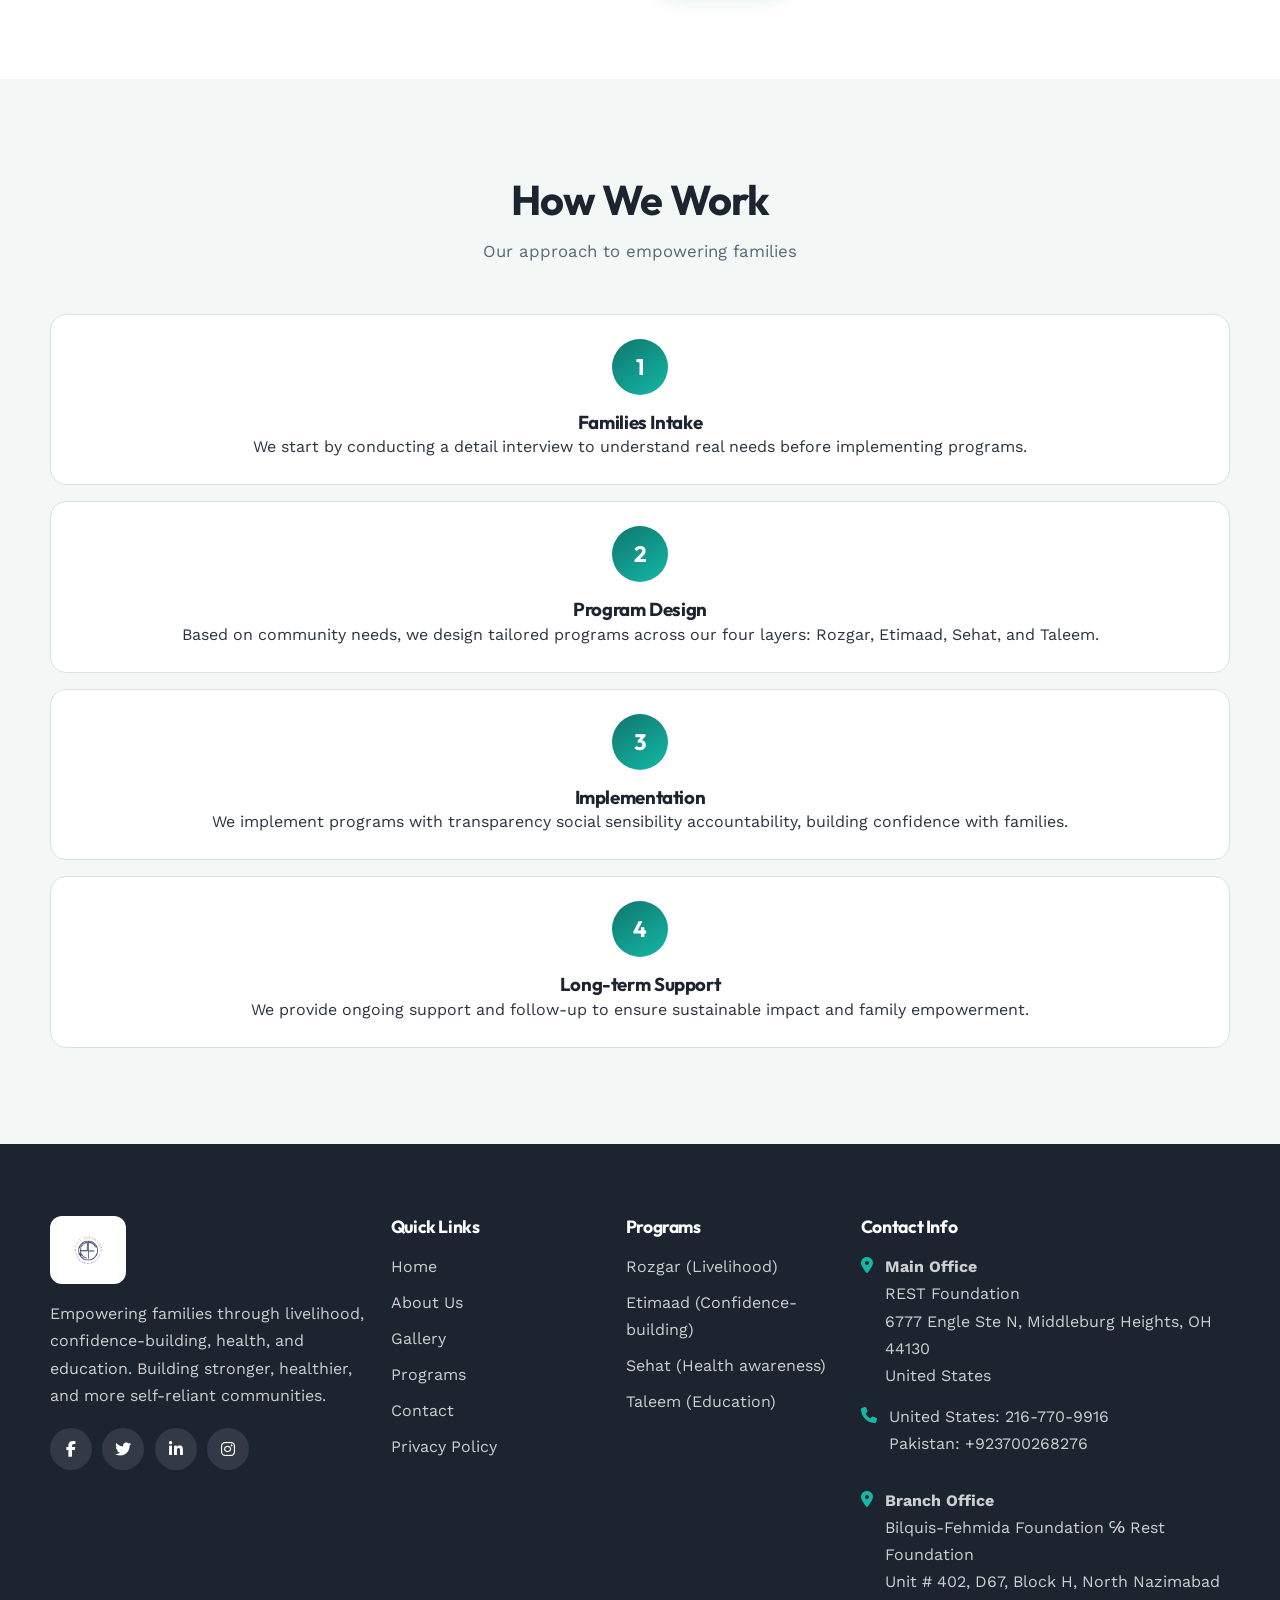
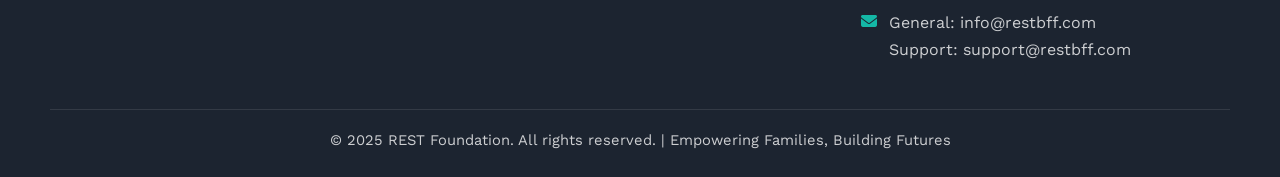
<file: pages/services.html>
<!DOCTYPE html>
<html lang="en">
<head>
    <meta charset="UTF-8">
    <meta name="viewport" content="width=device-width, initial-scale=1.0">
    <meta name="description" content="Explore REST Foundation's comprehensive microfinance services including microloans, savings programs, and financial education.">
    <title>Our Services - REST Foundation</title>
    <link rel="stylesheet" href="../css/style.css">
    <link rel="stylesheet" href="https://cdnjs.cloudflare.com/ajax/libs/font-awesome/6.4.0/css/all.min.css">
</head>
<body>
    
        <header class="header">
        <div class="container">
            <div class="header-content">
                <div class="logo-container">
                    <a href="../index.html">
                        <img src="../images/logo.png" alt="REST Foundation Logo" class="logo">
                    </a>
                </div>
                <nav class="main-nav" aria-label="Primary">
                    <ul class="nav-menu">
                        <li><a href="../index.html" data-key="nav_home">Home</a></li>
                        <li><a href="about.html" data-key="nav_about">About Us</a></li>
                        <li><a href="services.html" class="active" data-key="nav_services">Services</a></li>
                        <li><a href="gallery.html" data-key="nav_gallery">Gallery</a></li>
                        <li><a href="contact.html" data-key="nav_contact">Contact</a></li>
                        <li><a href="get-involved.html" data-key="nav_get_involved">Get Involved</a></li>
                    </ul>
                    <div class="header-actions">
                        <div class="lang-switcher">
                            <button class="btn-lang" data-lang="en" type="button">EN</button>
                            <button class="btn-lang" data-lang="ur" type="button">اردو</button>
                        </div>
                        <a href="https://www.zeffy.com/en-US/donation-form/ready-to-help-families-escape-generational-poverty" class="btn btn-accent" data-key="donate_btn">Donate Now</a>
                        <button class="hamburger" type="button" aria-label="Open menu">
                            <span></span><span></span><span></span>
                        </button>
                    </div>
                </nav>
            </div>
        </div>
    </header>

    
    <section class="page-header">
        <div class="container">
            <h1 data-key="services_page_title">Our Microfinance Services</h1>
            <p data-key="services_page_subtitle">Comprehensive financial solutions designed for your success</p>
        </div>
    </section>

    

    <section class="service-details" id="group">
        <div class="container">
            <div class="section-grid">
                <div class="section-image">
                    <img src="../images/services-grouplending.jpg" alt="Group Lending">
                </div>
                <div class="section-content">
                    <h2 class="section-title" data-key="group_detail_title">Group Lending</h2>
                    <p class="section-text" data-key="group_detail_text">
                        Our group lending model leverages the power of community and peer support. Groups of 
                        5-10 entrepreneurs come together to support each other's business ventures, share 
                        knowledge, and collectively guarantee loans. This approach has proven highly successful, 
                        with repayment rates exceeding 99%.
                    </p>
                    <div class="features-list">
                        <div class="feature-item">
                            <i class="fas fa-check-circle"></i>
                            <span data-key="group_feature1">Form groups with 5-10 members</span>
                        </div>
                        <div class="feature-item">
                            <i class="fas fa-check-circle"></i>
                            <span data-key="group_feature2">Collective guarantee reduces individual risk</span>
                        </div>
                        <div class="feature-item">
                            <i class="fas fa-check-circle"></i>
                            <span data-key="group_feature3">Peer support and accountability</span>
                        </div>
                        <div class="feature-item">
                            <i class="fas fa-check-circle"></i>
                            <span data-key="group_feature4">Lower interest rates than individual loans</span>
                        </div>
                        <div class="feature-item">
                            <i class="fas fa-check-circle"></i>
                            <span data-key="group_feature5">Group business training sessions</span>
                        </div>
                        <div class="feature-item">
                            <i class="fas fa-check-circle"></i>
                            <span data-key="group_feature6">Network building opportunities</span>
                        </div>
                    </div>
                    <a href="https://www.zeffy.com/en-US/donation-form/ready-to-help-families-escape-generational-poverty" class="btn btn-primary" data-key="donate_btn">Donate Now</a>
                   
                </div>
            </div>
        </div>
    </section>

    <section class="service-details alt-bg" id="agriculture">
        <div class="container">
            <div class="section-grid reverse">
                <div class="section-content">
                    <h2 class="section-title" data-key="agricultural_detail_title">Agricultural Financing</h2>
                    <p class="section-text" data-key="agricultural_detail_text">
                        Agriculture is the backbone of many communities we serve. Our agricultural financing 
                        program provides seasonal loans, equipment financing, and working capital to farmers 
                        and agricultural enterprises. We understand the unique challenges and timing requirements 
                        of agricultural businesses.
                    </p>
                    <div class="features-list">
                        <div class="feature-item">
                            <i class="fas fa-check-circle"></i>
                            <span data-key="agricultural_feature1">Seasonal loans aligned with crop cycles</span>
                        </div>
                        <div class="feature-item">
                            <i class="fas fa-check-circle"></i>
                            <span data-key="agricultural_feature2">Equipment and machinery financing</span>
                        </div>
                        <div class="feature-item">
                            <i class="fas fa-check-circle"></i>
                            <span data-key="agricultural_feature3">Livestock and poultry loans</span>
                        </div>
                        <div class="feature-item">
                            <i class="fas fa-check-circle"></i>
                            <span data-key="agricultural_feature4">Flexible repayment after harvest</span>
                        </div>
                        <div class="feature-item">
                            <i class="fas fa-check-circle"></i>
                            <span data-key="agricultural_feature5">Agricultural training and best practices</span>
                        </div>
                        <div class="feature-item">
                            <i class="fas fa-check-circle"></i>
                            <span data-key="agricultural_feature6">Market linkage support</span>
                        </div>
                        <a href="https://www.zeffy.com/en-US/donation-form/ready-to-help-families-escape-generational-poverty" class="btn btn-primary" data-key="donate_btn">Donate Now</a>
                    </div>
                </div>
                <div class="section-image">
                    <img src="../images/services-agriculturalfinancing.jpg" alt="Agricultural Financing">
                </div>
            </div>
        </div>
    </section>


    <section class="service-details" id="housing">
        <div class="container">
            <div class="section-grid">
                <div class="section-image">
                    <img src="../images/services-housingmicrofinance.jpg" alt="Housing Microfinance">
                </div>
                <div class="section-content">
                    <h2 class="section-title" data-key="housing_detail_title">Housing Microfinance</h2>
                    <p class="section-text" data-key="housing_detail_text">
                        Everyone deserves a safe and secure place to call home. Our housing microfinance 
                        program provides loans for home improvements, construction, and repairs. We understand 
                        that better housing improves quality of life, health, and economic productivity.
                    </p>
                    <div class="features-list">
                        <div class="feature-item">
                            <i class="fas fa-check-circle"></i>
                            <span data-key="housing_feature1">Loans up to $15,000 for housing needs</span>
                        </div>
                        <div class="feature-item">
                            <i class="fas fa-check-circle"></i>
                            <span data-key="housing_feature2">Extended repayment terms up to 5 years</span>
                        </div>
                        <div class="feature-item">
                            <i class="fas fa-check-circle"></i>
                            <span data-key="housing_feature3">Technical assistance for construction</span>
                        </div>
                        <div class="feature-item">
                            <i class="fas fa-check-circle"></i>
                            <span data-key="housing_feature4">Incremental loan disbursement</span>
                        </div>
                        <div class="feature-item">
                            <i class="fas fa-check-circle"></i>
                            <span data-key="housing_feature5">Support for land title documentation</span>
                        </div>
                        <div class="feature-item">
                            <i class="fas fa-check-circle"></i>
                            <span data-key="housing_feature6">Eco-friendly building materials guidance</span>
                        </div>
                    </div>
                  <a href="https://www.zeffy.com/en-US/donation-form/ready-to-help-families-escape-generational-poverty" class="btn btn-primary" data-key="donate_btn">Donate Now</a>
                    
                </div>
            </div>
        </div>
    </section>

    <section class="service-details alt-bg" id="education">
        <div class="container">
            <div class="section-grid reverse">
                <div class="section-content">
                    <h2 class="section-title" data-key="education_detail_title">Financial Education</h2>
                    <p class="section-text" data-key="education_detail_text">
                        We believe that financial literacy is key to long-term success. Our comprehensive 
                        education programs cover budgeting, business planning, marketing, record-keeping, 
                        and financial management. All our loan clients receive free access to these programs, 
                        ensuring they have the skills needed to succeed.
                    </p>
                    <div class="features-list">
                        <div class="feature-item">
                            <i class="fas fa-check-circle"></i>
                            <span data-key="education_feature1">Basic financial literacy training</span>
                        </div>
                        <div class="feature-item">
                            <i class="fas fa-check-circle"></i>
                            <span data-key="education_feature2">Business planning and management</span>
                        </div>
                        <div class="feature-item">
                            <i class="fas fa-check-circle"></i>
                            <span data-key="education_feature3">Marketing and customer service skills</span>
                        </div>
                        <div class="feature-item">
                            <i class="fas fa-check-circle"></i>
                            <span data-key="education_feature4">Record-keeping and bookkeeping</span>
                        </div>
                        <div class="feature-item">
                            <i class="fas fa-check-circle"></i>
                            <span data-key="education_feature5">Digital literacy and mobile banking</span>
                        </div>
                        <div class="feature-item">
                            <i class="fas fa-check-circle"></i>
                            <span data-key="education_feature6">Ongoing mentorship support</span>
                        </div>
                    </div>
                    <a href="https://www.zeffy.com/en-US/donation-form/ready-to-help-families-escape-generational-poverty" class="btn btn-primary" data-key="donate_btn">Donate Now</a>
                    
                </div>
                <div class="section-image">
                    <img src="../images/services-finencialeducation.jpg" alt="Financial Education">
                </div>
            </div>
        </div>
    </section>

    

    

    
    <section class="application-process">
        <div class="container">
            <div class="section-header">
                <h2 class="section-title centered" data-key="how_apply_title">How to Apply</h2>
                <p class="section-subtitle centered" data-key="how_apply_subtitle">Simple and straightforward application process</p>
            </div>
            <div class="process-steps">
                <div class="step">
                    <div class="step-number">1</div>
                    <h3 data-key="apply_step1_title">Submit Application</h3>
                    <p data-key="apply_step1_desc">Fill out our online application form or visit one of our branch offices to apply in person.</p>
                </div>
                <div class="step">
                    <div class="step-number">2</div>
                    <h3 data-key="apply_step2_title">Document Review</h3>
                    <p data-key="apply_step2_desc">Our team reviews your application and requested documents within 24 hours.</p>
                </div>
                <div class="step">
                    <div class="step-number">3</div>
                    <h3 data-key="apply_step3_title">Assessment & Approval</h3>
                    <p data-key="apply_step3_desc">We conduct a quick assessment of your business plan and provide approval decision.</p>
                </div>
                <div class="step">
                    <div class="step-number">4</div>
                    <h3 data-key="apply_step4_title">Loan Disbursement</h3>
                    <p data-key="apply_step4_desc">Once approved, funds are typically disbursed within 48-72 hours via your preferred method.</p>
                </div>
            </div>
        </div>
    </section>

    
    <footer class="footer">
        <div class="container">
            <div class="footer-grid">
                <div class="footer-col">
                    <img src="../images/logo.png" alt="REST Foundation" class="footer-logo">
                    <p class="footer-description" data-key="footer_description">
                        Empowering communities through accessible microfinance solutions and comprehensive support services.
                    </p>
                    <div class="social-links">
                        <a href="#" aria-label="Facebook"><i class="fab fa-facebook-f"></i></a>
                        <a href="#" aria-label="Twitter"><i class="fab fa-twitter"></i></a>
                        <a href="#" aria-label="LinkedIn"><i class="fab fa-linkedin-in"></i></a>
                        <a href="#" aria-label="Instagram"><i class="fab fa-instagram"></i></a>
                    </div>
                </div>
                <div class="footer-col">
                    <h3 data-key="footer_quick_links">Quick Links</h3>
                    <ul class="footer-links">
                        <li><a href="../index.html" data-key="nav_home">Home</a></li>
                        <li><a href="about.html" data-key="nav_about">About Us</a></li>
                        <li><a href="gallery.html" data-key="nav_gallery">Gallery</a></li>
                        <li><a href="services.html" data-key="nav_services">Services</a></li>
                        <li><a href="contact.html" data-key="nav_contact">Contact</a></li>
                        <li><a href="privacy.html" data-key="nav_privacy">Privacy Policy</a></li>
                    </ul>
                </div>
                <div class="footer-col">
                    <h3 data-key="footer_services">Services</h3>
                    <ul class="footer-links">
                        <li><a href="services.html#group" data-key="service_microloans_title">Microloans</a></li>
                        <li><a href="services.html#agriculture" data-key="service_group_title">Group Lending</a></li>
                        <li><a href="services.html#housing" data-key="housing_detail_title">Savings Programs</a></li>
                        <li><a href="services.html#education" data-key="service_education_title">Financial Education</a></li>
                        
                    </ul>
                </div>
                <div class="footer-col">
                    <h3 data-key="footer_contact_info">Contact Info</h3>

                    <div class="footer-contact-wrapper">
                        <div class="footer-contact-col">
                            <ul class="footer-contact">
                                <li>
                                    <i class="fas fa-map-marker-alt"></i>
                                    <span>
                                        <strong data-key="contact_main_office">Main Office</strong><br>
                                        <span data-key="contact_address">
                                            REST Foundation<br>
                                            6777 Engle Rd M, Middleburg Heights, OH 44130<br>
                                            United States
                                        </span>
                                    </span>
                                </li>

                                <li>
                                    <i class="fas fa-phone"></i>
                                    <span data-key="contact_phone_details">
                                        United States: 216-770-9916<br>
                                        Pakistan: +923700268276
                                    </span>
                                </li>
                            </ul>
                        </div>

                        <div class="footer-contact-col">
                            <ul class="footer-contact">
                                <li>
                                    <i class="fas fa-map-marker-alt"></i>
                                    <span>
                                        <strong data-key="contact_branch_office">Branch Office</strong><br>
                                        <span data-key="contact_branch_address">
                                            Bilquis-Fehmida Foundation ℅ Rest Foundation<br>
                                            Unit # 402, D67, Block H, North Nazimabad
                                        </span>
                                    </span>
                                </li>

                                <li>
                                    <i class="fas fa-envelope"></i>
                                    <span data-key="contact_email_details">
                                        General: info@restfoundation.org<br>
                                        Support: support@restfoundation.org
                                    </span>
                                </li>
                            </ul>
                        </div>
                    </div>
                </div>
            </div>
            <div class="footer-bottom">
                <p data-key="footer_bottom">&copy; 2025 REST Foundation. All rights reserved. | Committed to Financial Inclusion</p>
            </div>
        </div>
    </footer>

        <script src="../js/translations.js"></script>
    <script src="../js/i18n-extend.js"></script>
    <script src="../js/script.js"></script>
    <script src="../js/ui-enhance.js"></script>
</body>
</html>
</file>
<file: css/style.css>
@import url('https://fonts.googleapis.com/css2?family=Noto+Nastaliq+Urdu:wght@400;500;600;700&family=Outfit:wght@400;500;600;700;800&family=Work+Sans:ital,wght@0,400;0,500;0,600;0,700;1,400&display=swap');

:root {
  --primary: #0f766e;
  --primary-dark: #0b5c56;
  --primary-light: #14b8a6;
  --primary-soft: #e6f4f2;
  --accent: #c2410c;
  --accent-hover: #9a3412;
  --dark: #1c2430;
  --text: #2a3340;
  --text-muted: #5b6775;
  --bg: #f3f7f6;
  --bg-alt: #ffffff;
  --border: #d7e3df;
  --shadow: 0 4px 20px rgba(15, 118, 110, 0.08);
  --shadow-lg: 0 16px 40px rgba(28, 36, 48, 0.12);
  --radius: 16px;
  --radius-sm: 10px;
  --transition: 220ms cubic-bezier(0.22, 1, 0.36, 1);
  --max-width: 1180px;
  --space-1: 8px;
  --space-2: 16px;
  --space-3: 24px;
  --space-4: 32px;
  --space-5: 48px;
  --space-6: 72px;
  --space-7: 96px;
  --header-h: 84px;
}

*,
*::before,
*::after {
  margin: 0;
  padding: 0;
  box-sizing: border-box;
}

html {
  scroll-behavior: smooth;
  font-size: 16px;
}

body {
  font-family: 'Work Sans', system-ui, sans-serif;
  color: var(--text);
  background:
    radial-gradient(1200px 500px at 10% -10%, rgba(20, 184, 166, 0.12), transparent 55%),
    radial-gradient(900px 400px at 90% 0%, rgba(194, 65, 12, 0.06), transparent 50%),
    var(--bg);
  line-height: 1.7;
  overflow-x: hidden;
}

img,
video {
  max-width: 100%;
  display: block;
}

a {
  color: inherit;
  text-decoration: none;
  transition: color var(--transition), transform var(--transition), background var(--transition), box-shadow var(--transition), border-color var(--transition);
}

ul {
  list-style: none;
}

button,
.btn,
a,
.gallery-filter,
.lightbox-close,
.lightbox-nav {
  cursor: pointer;
}

.container {
  width: min(100% - 2.5rem, var(--max-width));
  margin-inline: auto;
}

h1, h2, h3, h4 {
  font-family: Outfit, system-ui, sans-serif;
  color: var(--dark);
  line-height: 1.2;
  letter-spacing: -0.02em;
}

/* ========== Header ========== */
.header {
  position: sticky;
  top: 0;
  z-index: 1000;
  background: rgba(255, 255, 255, 0.92);
  backdrop-filter: blur(14px);
  border-bottom: 1px solid rgba(215, 227, 223, 0.8);
  transition: box-shadow var(--transition);
}

.header.scrolled {
  box-shadow: var(--shadow);
}

.header-content {
  min-height: var(--header-h);
  display: flex;
  align-items: center;
  justify-content: space-between;
  gap: var(--space-2);
}

.logo-container {
  flex-shrink: 0;
}

.logo {
  height: 64px;
  width: auto;
  transition: transform var(--transition);
}

.logo:hover {
  transform: scale(1.03);
}

.main-nav {
  display: flex;
  align-items: center;
  gap: var(--space-2);
}

.nav-menu {
  display: flex;
  align-items: center;
  gap: 0.25rem;
}

.nav-menu a {
  position: relative;
  display: inline-flex;
  align-items: center;
  min-height: 44px;
  padding: 0.5rem 0.85rem;
  font-weight: 500;
  font-size: 0.95rem;
  color: var(--text);
  border-radius: 999px;
}

.nav-menu a:hover,
.nav-menu a.active {
  color: var(--primary);
  background: var(--primary-soft);
}

.nav-menu a.active::after {
  content: '';
  position: absolute;
  left: 1rem;
  right: 1rem;
  bottom: 0.35rem;
  height: 2px;
  background: var(--primary);
  border-radius: 2px;
}

.header-actions {
  display: flex;
  align-items: center;
  gap: 0.75rem;
}

.lang-switcher {
  display: flex;
  gap: 0.35rem;
  padding: 0.25rem;
  background: var(--bg);
  border-radius: 999px;
  border: 1px solid var(--border);
}

.btn-lang {
  min-width: 44px;
  min-height: 36px;
  border: none;
  border-radius: 999px;
  background: transparent;
  color: var(--text-muted);
  font-weight: 700;
  font-size: 0.85rem;
  transition: var(--transition);
}

.btn-lang:hover {
  color: var(--primary);
}

.btn-lang.active {
  background: var(--primary);
  color: #fff;
  box-shadow: 0 6px 16px rgba(15, 118, 110, 0.25);
}

.hamburger {
  display: none;
  flex-direction: column;
  justify-content: center;
  gap: 5px;
  width: 44px;
  height: 44px;
  border: none;
  background: transparent;
  padding: 10px;
}

.hamburger span {
  display: block;
  height: 2px;
  width: 22px;
  background: var(--dark);
  border-radius: 2px;
  transition: var(--transition);
}

.hamburger.active span:nth-child(1) {
  transform: translateY(7px) rotate(45deg);
}

.hamburger.active span:nth-child(2) {
  opacity: 0;
}

.hamburger.active span:nth-child(3) {
  transform: translateY(-7px) rotate(-45deg);
}

/* ========== Buttons ========== */
.btn {
  display: inline-flex;
  align-items: center;
  justify-content: center;
  gap: 0.5rem;
  min-height: 48px;
  padding: 0.85rem 1.6rem;
  border-radius: 999px;
  font-family: Outfit, sans-serif;
  font-weight: 600;
  font-size: 0.95rem;
  border: 2px solid transparent;
  transition: var(--transition);
  position: relative;
  overflow: hidden;
}

.btn-primary {
  background: var(--primary);
  color: #fff;
  border-color: var(--primary);
  box-shadow: 0 10px 24px rgba(15, 118, 110, 0.22);
}

.btn-primary:hover {
  background: var(--primary-dark);
  border-color: var(--primary-dark);
  transform: translateY(-2px);
  box-shadow: 0 14px 28px rgba(15, 118, 110, 0.28);
}

.btn-accent {
  background: var(--accent);
  color: #fff;
  border-color: var(--accent);
  box-shadow: 0 10px 24px rgba(194, 65, 12, 0.22);
}

.btn-accent:hover {
  background: var(--accent-hover);
  transform: translateY(-2px);
}

.btn-light {
  background: #fff;
  color: var(--primary);
  border-color: #fff;
}

.btn-light:hover {
  background: transparent;
  color: #fff;
  border-color: #fff;
}

.btn-secondary {
  background: transparent;
  color: var(--primary);
  border-color: var(--primary);
}

.btn-secondary:hover {
  background: var(--primary);
  color: #fff;
  transform: translateY(-2px);
}

.btn-ghost {
  background: rgba(255, 255, 255, 0.12);
  color: #fff;
  border-color: rgba(255, 255, 255, 0.35);
}

.btn-ghost:hover {
  background: #fff;
  color: var(--primary);
}

.btn-full {
  width: 100%;
}

/* ========== Hero ========== */
.hero {
  position: relative;
  min-height: min(88vh, 820px);
  display: flex;
  align-items: center;
  color: #fff;
  background-color: #0c2a28;
  background-image: url('../images/hero1.jpg');
  background-size: cover !important;
  background-position: center center !important;
  background-repeat: no-repeat !important;
  overflow: hidden;
}

.hero::before {
  content: '';
  position: absolute;
  inset: 0;
  background:
    linear-gradient(180deg, rgba(12, 30, 28, 0.35), rgba(12, 30, 28, 0.55)),
    radial-gradient(circle at 20% 20%, rgba(20, 184, 166, 0.25), transparent 40%);
  z-index: 1;
}

.hero-content {
  position: relative;
  z-index: 2;
  max-width: 720px;
  padding: var(--space-7) 0;
}

.hero-eyebrow {
  display: inline-flex;
  align-items: center;
  gap: 0.5rem;
  margin-bottom: var(--space-2);
  padding: 0.4rem 0.9rem;
  border-radius: 999px;
  background: rgba(255, 255, 255, 0.12);
  border: 1px solid rgba(255, 255, 255, 0.22);
  font-size: 0.85rem;
  font-weight: 600;
  letter-spacing: 0.04em;
  text-transform: uppercase;
}

.hero-title {
  font-size: clamp(2.4rem, 5vw, 4rem);
  font-weight: 800;
  color: #fff;
  margin-bottom: var(--space-2);
  text-shadow: 0 8px 30px rgba(0, 0, 0, 0.35);
  animation: fadeUp 0.8s ease both;
}

.hero-subtitle {
  font-size: clamp(1.05rem, 2vw, 1.25rem);
  color: rgba(255, 255, 255, 0.92);
  margin-bottom: var(--space-4);
  max-width: 56ch;
  animation: fadeUp 0.8s ease 0.1s both;
}

.hero-buttons {
  display: flex;
  flex-wrap: wrap;
  gap: 0.85rem;
  animation: fadeUp 0.8s ease 0.2s both;
}

/* ========== Sections ========== */
section {
  padding: var(--space-7) 0;
}

.section-header {
  text-align: center;
  margin-bottom: var(--space-5);
  max-width: 680px;
  margin-inline: auto;
}

.section-title {
  font-size: clamp(1.9rem, 3.5vw, 2.6rem);
  margin-bottom: 0.75rem;
}

.section-title.centered,
.section-subtitle.centered {
  text-align: center;
}

.section-subtitle {
  color: var(--text-muted);
  font-size: 1.05rem;
}

.section-text {
  color: var(--text-muted);
  margin-bottom: 1.25rem;
  font-size: 1.05rem;
}

.section-grid {
  display: grid;
  grid-template-columns: 1.05fr 1fr;
  gap: var(--space-5);
  align-items: center;
}

.section-grid.reverse {
  direction: rtl;
}

.section-grid.reverse > * {
  direction: ltr;
}

.section-image {
  border-radius: calc(var(--radius) + 4px);
  overflow: hidden;
  box-shadow: var(--shadow-lg);
  aspect-ratio: 4 / 3;
}

.section-image img,
.section-image video {
  width: 100%;
  height: 100%;
  object-fit: cover;
  transition: transform 0.5s ease;
}

.section-image:hover img,
.section-image:hover video {
  transform: scale(1.04);
}

.about-preview {
  background: var(--bg-alt);
}

/* ========== Stats ========== */
.stats-section {
  padding: var(--space-5) 0;
  margin-top: -48px;
  position: relative;
  z-index: 3;
}

.stats-grid {
  display: grid;
  grid-template-columns: repeat(3, 1fr);
  gap: var(--space-2);
  background: #fff;
  border: 1px solid var(--border);
  border-radius: var(--radius);
  padding: var(--space-3);
  box-shadow: var(--shadow-lg);
}

.stat-card {
  text-align: center;
  padding: var(--space-3) var(--space-2);
  border-radius: var(--radius-sm);
  transition: var(--transition);
}

.stat-card:hover {
  background: var(--primary-soft);
  transform: translateY(-4px);
}

.stat-card i {
  font-size: 1.6rem;
  color: var(--primary);
  margin-bottom: 0.75rem;
}

.stat-number {
  font-family: Outfit, sans-serif;
  font-size: 2.4rem;
  font-weight: 800;
  color: var(--primary);
  line-height: 1;
  margin-bottom: 0.4rem;
}

.stat-label {
  color: var(--text-muted);
  font-weight: 500;
}

/* ========== Services ========== */
.services-preview {
  background: transparent;
}

.services-grid {
  display: grid;
  grid-template-columns: repeat(4, 1fr);
  gap: var(--space-2);
}

.service-card {
  background: #fff;
  border: 1px solid var(--border);
  border-radius: var(--radius);
  padding: var(--space-3);
  box-shadow: var(--shadow);
  transition: var(--transition);
  display: flex;
  flex-direction: column;
  min-height: 100%;
}

.service-card:hover {
  transform: translateY(-8px);
  border-color: rgba(15, 118, 110, 0.35);
  box-shadow: var(--shadow-lg);
}

.service-icon {
  width: 56px;
  height: 56px;
  border-radius: 14px;
  display: grid;
  place-items: center;
  background: linear-gradient(145deg, var(--primary), var(--primary-light));
  color: #fff;
  margin-bottom: var(--space-2);
  transition: var(--transition);
}

.service-card:hover .service-icon {
  transform: rotate(-6deg) scale(1.05);
}

.service-card h3 {
  font-size: 1.25rem;
  margin-bottom: 0.65rem;
}

.service-card p {
  color: var(--text-muted);
  margin-bottom: var(--space-2);
  flex: 1;
}

.service-link {
  color: var(--primary);
  font-weight: 600;
  display: inline-flex;
  align-items: center;
  gap: 0.4rem;
}

.service-link:hover {
  gap: 0.7rem;
  color: var(--primary-dark);
}

/* ========== Gallery preview / Programs ========== */
.gallery-preview,
.programs-section,
.students-section,
.videos-section {
  background: var(--bg-alt);
}

.gallery-preview {
  background:
    linear-gradient(180deg, rgba(230, 244, 242, 0.65), rgba(255, 255, 255, 0.9)),
    var(--bg);
}

.mosaic-grid {
  display: grid;
  grid-template-columns: repeat(12, 1fr);
  grid-auto-rows: 140px;
  gap: 0.85rem;
}

.mosaic-item {
  position: relative;
  overflow: hidden;
  border-radius: var(--radius);
  grid-column: span 3;
  grid-row: span 2;
  box-shadow: var(--shadow);
}

.mosaic-item.wide {
  grid-column: span 6;
}

.mosaic-item.tall {
  grid-row: span 3;
}

.mosaic-item img,
.mosaic-item video {
  width: 100%;
  height: 100%;
  object-fit: cover;
  transition: transform 0.55s ease;
}

.mosaic-item:hover img,
.mosaic-item:hover video {
  transform: scale(1.07);
}

.mosaic-caption {
  position: absolute;
  inset: auto 0 0 0;
  padding: 1rem 1.1rem;
  background: linear-gradient(transparent, rgba(12, 30, 28, 0.82));
  color: #fff;
  font-family: Outfit, sans-serif;
  font-weight: 600;
  transform: translateY(8px);
  opacity: 0.92;
  transition: var(--transition);
}

.mosaic-item:hover .mosaic-caption {
  transform: translateY(0);
  opacity: 1;
}

.category-tabs,
.gallery-filters {
  display: flex;
  flex-wrap: wrap;
  justify-content: center;
  gap: 0.6rem;
  margin-bottom: var(--space-4);
}

.gallery-filter {
  min-height: 42px;
  padding: 0.55rem 1.1rem;
  border-radius: 999px;
  border: 1px solid var(--border);
  background: #fff;
  color: var(--text-muted);
  font-weight: 600;
  font-family: Outfit, sans-serif;
  transition: var(--transition);
}

.gallery-filter:hover,
.gallery-filter.active {
  background: var(--primary);
  border-color: var(--primary);
  color: #fff;
  box-shadow: 0 8px 18px rgba(15, 118, 110, 0.2);
}

.gallery-grid {
  display: grid;
  grid-template-columns: repeat(3, 1fr);
  gap: var(--space-2);
}

.gallery-card {
  position: relative;
  border-radius: var(--radius);
  overflow: hidden;
  background: #fff;
  border: 1px solid var(--border);
  box-shadow: var(--shadow);
  transition: var(--transition);
  aspect-ratio: 4 / 3;
  padding: 0;
  width: 100%;
  text-align: left;
  font: inherit;
  color: inherit;
  appearance: none;
  -webkit-appearance: none;
}

.gallery-card:hover {
  transform: translateY(-6px);
  box-shadow: var(--shadow-lg);
}

.gallery-card img,
.gallery-card video {
  width: 100%;
  height: 100%;
  object-fit: cover;
  transition: transform 0.5s ease;
}

.gallery-card:hover img,
.gallery-card:hover video {
  transform: scale(1.06);
}

.gallery-card-label {
  position: absolute;
  left: 0.85rem;
  bottom: 0.85rem;
  padding: 0.35rem 0.75rem;
  border-radius: 999px;
  background: rgba(255, 255, 255, 0.92);
  color: var(--primary-dark);
  font-size: 0.8rem;
  font-weight: 700;
  font-family: Outfit, sans-serif;
}

.gallery-card.hidden {
  display: none;
}

.programs-grid {
  display: grid;
  grid-template-columns: repeat(3, 1fr);
  gap: var(--space-2);
}

.program-card {
  background: #fff;
  border: 1px solid var(--border);
  border-radius: var(--radius);
  overflow: hidden;
  box-shadow: var(--shadow);
  transition: var(--transition);
}

.program-card:hover {
  transform: translateY(-6px);
  box-shadow: var(--shadow-lg);
}

.program-card-media {
  aspect-ratio: 4 / 3;
  overflow: hidden;
}

.program-card-media img {
  width: 100%;
  height: 100%;
  object-fit: cover;
  transition: transform 0.5s ease;
}

.program-card:hover .program-card-media img {
  transform: scale(1.05);
}

.program-card-body {
  padding: 1.25rem 1.35rem 1.5rem;
}

.program-card-body h3 {
  font-size: 1.15rem;
  margin-bottom: 0.4rem;
}

.program-card-body p {
  color: var(--text-muted);
  font-size: 0.95rem;
}

/* ========== Students ========== */
.students-grid {
  display: grid;
  grid-template-columns: repeat(4, 1fr);
  gap: var(--space-2);
}

.student-card {
  background: #fff;
  border: 1px solid var(--border);
  border-radius: var(--radius);
  padding: var(--space-3);
  box-shadow: var(--shadow);
  transition: var(--transition);
}

.student-card:hover {
  transform: translateY(-6px);
  border-color: rgba(15, 118, 110, 0.3);
  box-shadow: var(--shadow-lg);
}

.student-card-icon {
  width: 48px;
  height: 48px;
  border-radius: 12px;
  display: grid;
  place-items: center;
  background: var(--primary-soft);
  color: var(--primary);
  margin-bottom: var(--space-2);
  font-size: 1.2rem;
}

.student-card h3 {
  font-size: 1.15rem;
  margin-bottom: 0.85rem;
}

.student-card ul {
  display: grid;
  gap: 0.45rem;
}

.student-card li {
  color: var(--text-muted);
  padding-left: 1rem;
  position: relative;
}

.student-card li::before {
  content: '';
  position: absolute;
  left: 0;
  top: 0.55em;
  width: 6px;
  height: 6px;
  border-radius: 50%;
  background: var(--primary-light);
}

/* ========== Videos ========== */
.video-grid {
  display: grid;
  grid-template-columns: 1.4fr 1fr;
  gap: var(--space-2);
}

.video-card {
  background: #111;
  border-radius: var(--radius);
  overflow: hidden;
  box-shadow: var(--shadow-lg);
  position: relative;
}

.video-card video {
  width: 100%;
  height: 100%;
  min-height: 280px;
  object-fit: cover;
  aspect-ratio: 16 / 10;
}

.video-card-meta {
  position: absolute;
  left: 0;
  right: 0;
  bottom: 0;
  padding: 1rem 1.2rem;
  background: linear-gradient(transparent, rgba(0, 0, 0, 0.75));
  color: #fff;
  font-family: Outfit, sans-serif;
  font-weight: 600;
}

/* ========== CTA ========== */
.cta-section {
  background-color: #0b5c56;
  background-image:
    linear-gradient(135deg, rgba(11, 92, 86, 0.95), rgba(15, 118, 110, 0.88)),
    url('../images/hero2.jpg');
  background-size: cover;
  background-position: center center;
  background-repeat: no-repeat;
  color: #fff;
  text-align: center;
  padding: var(--space-7) 0;
}

.cta-content h2 {
  color: #fff;
  font-size: clamp(1.9rem, 3.5vw, 2.6rem);
  margin-bottom: 0.85rem;
}

.cta-content p {
  font-size: 1.1rem;
  margin-bottom: var(--space-3);
  color: rgba(255, 255, 255, 0.92);
  max-width: 52ch;
  margin-inline: auto;
}

/* ========== Page header ========== */
.page-header {
  background-color: #0b5c56;
  background-image:
    linear-gradient(135deg, rgba(11, 92, 86, 0.92), rgba(15, 118, 110, 0.78)),
    url('../images/hero3.jpg');
  background-size: cover, cover;
  background-position: center center, center center;
  background-repeat: no-repeat, no-repeat;
  color: #fff;
  text-align: center;
  padding: calc(var(--space-6) + 1rem) 0 var(--space-6);
}

.page-header h1 {
  color: #fff;
  font-size: clamp(2rem, 4vw, 3rem);
  margin-bottom: 0.6rem;
}

.page-header p {
  color: rgba(255, 255, 255, 0.9);
  font-size: 1.1rem;
}

/* ========== About / values / team ========== */
.mission-vision,
.core-values,
.service-details,
.contact-section,
.privacy-content {
  background: var(--bg-alt);
}

.mission-card,
.value-card,
.impact-card,
.involvement-card,
.branch-card,
.contact-form,
.pillar-card {
  background: #fff;
  border: 1px solid var(--border);
  border-radius: var(--radius);
  box-shadow: var(--shadow);
  transition: var(--transition);
}

.mission-card {
  padding: var(--space-4);
  text-align: center;
}

.mission-card:hover,
.value-card:hover,
.involvement-card:hover,
.pillar-card:hover {
  transform: translateY(-6px);
  box-shadow: var(--shadow-lg);
}

.icon-large,
.value-icon,
.involvement-icon {
  width: 72px;
  height: 72px;
  border-radius: 18px;
  display: grid;
  place-items: center;
  margin: 0 auto var(--space-2);
  background: linear-gradient(145deg, var(--primary), var(--primary-light));
  color: #fff;
  font-size: 1.6rem;
}

.our-story {
  background: var(--bg);
}

.values-grid,
.impact-grid,
.team-grid,
.involvement-grid,
.branches-grid,
.process-steps {
  display: grid;
  gap: var(--space-2);
}

.values-grid {
  grid-template-columns: repeat(auto-fit, minmax(220px, 1fr));
}

.value-card,
.impact-card {
  padding: var(--space-3);
  text-align: center;
}

.impact-card {
  background: linear-gradient(145deg, var(--primary), var(--primary-dark));
  color: #fff;
  border: none;
}

.impact-card h3 {
  color: #fff;
  margin-bottom: 0.75rem;
}

.team-grid {
  grid-template-columns: repeat(auto-fit, minmax(230px, 1fr));
}

.team-member {
  background: #fff;
  border: 1px solid var(--border);
  border-radius: var(--radius);
  overflow: hidden;
  text-align: center;
  box-shadow: var(--shadow);
  transition: var(--transition);
}

.team-member:hover {
  transform: translateY(-8px);
  box-shadow: var(--shadow-lg);
}

.member-image {
  height: 260px;
  overflow: hidden;
}

.member-image img {
  width: 100%;
  height: 100%;
  object-fit: cover;
  transition: transform 0.5s ease;
}

.team-member:hover .member-image img {
  transform: scale(1.06);
}

.team-member h3 {
  margin: 1.1rem 1rem 0.3rem;
}

.member-title {
  color: var(--primary);
  font-weight: 600;
  margin-bottom: 0.75rem;
}

.member-bio {
  color: var(--text-muted);
  padding: 0 1.1rem 1.4rem;
}

.features-list {
  margin: 1.5rem 0;
}

.feature-item {
  display: flex;
  align-items: flex-start;
  gap: 0.75rem;
  margin-bottom: 0.75rem;
}

.feature-item i {
  color: var(--primary);
  margin-top: 0.25rem;
}

.step {
  text-align: center;
  padding: var(--space-3);
  background: #fff;
  border: 1px solid var(--border);
  border-radius: var(--radius);
}

.step-number {
  width: 56px;
  height: 56px;
  margin: 0 auto 1rem;
  border-radius: 50%;
  display: grid;
  place-items: center;
  background: linear-gradient(145deg, var(--primary), var(--primary-light));
  color: #fff;
  font-family: Outfit, sans-serif;
  font-size: 1.4rem;
  font-weight: 700;
}

.involvement-grid {
  grid-template-columns: repeat(auto-fit, minmax(280px, 1fr));
}

.involvement-card {
  padding: var(--space-4);
}

.involvement-card.featured {
  border-color: rgba(15, 118, 110, 0.35);
  background: linear-gradient(180deg, #fff, var(--primary-soft));
}

.involvement-card ul {
  margin: 1rem 0 1.5rem;
  display: grid;
  gap: 0.5rem;
}

.involvement-card li {
  display: flex;
  gap: 0.6rem;
  color: var(--text-muted);
}

.involvement-card li i {
  color: var(--primary);
  margin-top: 0.3rem;
}

/* ========== Contact ========== */
.contact-grid {
  display: grid;
  grid-template-columns: 1fr 1.1fr;
  gap: var(--space-5);
}

.contact-item {
  display: flex;
  gap: 1rem;
  margin-bottom: 1.5rem;
}

.contact-icon {
  width: 48px;
  height: 48px;
  border-radius: 12px;
  display: grid;
  place-items: center;
  background: var(--primary-soft);
  color: var(--primary);
  flex-shrink: 0;
}

.form-group {
  margin-bottom: 1.15rem;
}

.form-row {
  display: grid;
  grid-template-columns: 1fr 1fr;
  gap: 1rem;
}

.form-group label {
  display: block;
  margin-bottom: 0.4rem;
  font-weight: 600;
  color: var(--dark);
}

.form-group input,
.form-group select,
.form-group textarea {
  width: 100%;
  padding: 0.85rem 1rem;
  border: 1.5px solid var(--border);
  border-radius: var(--radius-sm);
  font: inherit;
  background: #fff;
  transition: var(--transition);
}

.form-group input:focus,
.form-group select:focus,
.form-group textarea:focus {
  outline: none;
  border-color: var(--primary);
  box-shadow: 0 0 0 4px rgba(15, 118, 110, 0.12);
}

.checkbox-group {
  display: flex;
  gap: 0.7rem;
  align-items: flex-start;
}

.checkbox-group input {
  width: auto;
  margin-top: 0.35rem;
}

.contact-form {
  padding: var(--space-3);
}

.social-links-large,
.social-links {
  display: flex;
  gap: 0.65rem;
}

.social-links a,
.social-links-large a {
  width: 42px;
  height: 42px;
  border-radius: 50%;
  display: grid;
  place-items: center;
  background: rgba(255, 255, 255, 0.1);
  color: #fff;
  transition: var(--transition);
}

.social-links-large a {
  background: var(--primary);
}

.social-links a:hover,
.social-links-large a:hover {
  background: var(--primary-light);
  transform: translateY(-3px);
}

/* ========== Privacy ========== */
.content-wrapper {
  max-width: 900px;
  margin: 0 auto;
}

.privacy-intro,
.privacy-footer,
.contact-info-box {
  background: var(--primary-soft);
  border-radius: var(--radius);
  padding: var(--space-3);
  margin-bottom: var(--space-4);
  border-left: 4px solid var(--primary);
}

.privacy-section {
  margin-bottom: var(--space-4);
}

.privacy-section h2 {
  font-size: 1.5rem;
  margin-bottom: 1rem;
  padding-bottom: 0.5rem;
  border-bottom: 2px solid var(--primary-soft);
}

.privacy-section ul {
  list-style: disc;
  margin: 0 0 1rem 1.4rem;
}

.privacy-section li,
.privacy-section p {
  color: var(--text-muted);
  margin-bottom: 0.7rem;
}

/* ========== Footer ========== */
.footer {
  background: var(--dark);
  color: rgba(255, 255, 255, 0.78);
  padding: var(--space-6) 0 var(--space-3);
}

.footer-grid {
  display: grid;
  grid-template-columns: 1.2fr 0.8fr 0.8fr 1.4fr;
  gap: var(--space-3);
  margin-bottom: var(--space-4);
}

.footer-logo {
  height: 68px;
  width: auto;
  margin-bottom: 1rem;
  background: #fff;
  border-radius: 12px;
  padding: 0.35rem 0.6rem;
}

.footer h3 {
  color: #fff;
  font-size: 1.1rem;
  margin-bottom: 1rem;
}

.footer-description {
  margin-bottom: 1.2rem;
  line-height: 1.7;
}

.footer-links li {
  margin-bottom: 0.55rem;
}

.footer-links a:hover {
  color: var(--primary-light);
  padding-inline-start: 4px;
}

.footer-contact-wrapper {
  display: grid;
  gap: 1rem;
}

.footer-contact li {
  display: flex;
  gap: 0.75rem;
  margin-bottom: 0.85rem;
}

.footer-contact i {
  color: var(--primary-light);
  margin-top: 0.25rem;
}

.footer-bottom {
  border-top: 1px solid rgba(255, 255, 255, 0.1);
  padding-top: 1.1rem;
  text-align: center;
  font-size: 0.92rem;
}

/* ========== Lightbox ========== */
.lightbox {
  position: fixed;
  inset: 0;
  z-index: 2000;
  background: rgba(10, 16, 20, 0.92);
  display: none;
  align-items: center;
  justify-content: center;
  padding: 1.5rem;
}

.lightbox.open {
  display: flex;
}

.lightbox-inner {
  position: relative;
  max-width: min(960px, 100%);
  max-height: 90vh;
}

.lightbox-inner img,
.lightbox-inner video {
  max-height: 80vh;
  width: auto;
  max-width: 100%;
  margin: 0 auto;
  border-radius: 12px;
}

.lightbox-close,
.lightbox-nav {
  position: absolute;
  border: none;
  background: rgba(255, 255, 255, 0.12);
  color: #fff;
  width: 44px;
  height: 44px;
  border-radius: 50%;
  display: grid;
  place-items: center;
  transition: var(--transition);
}

.lightbox-close:hover,
.lightbox-nav:hover {
  background: var(--primary);
}

.lightbox-close {
  top: -8px;
  right: -8px;
}

.lightbox-nav.prev {
  left: -56px;
  top: 50%;
  transform: translateY(-50%);
}

.lightbox-nav.next {
  right: -56px;
  top: 50%;
  transform: translateY(-50%);
}

.lightbox-caption {
  color: #fff;
  text-align: center;
  margin-top: 0.85rem;
  font-family: Outfit, sans-serif;
}

/* ========== Reveal / utilities ========== */
.reveal {
  opacity: 0;
  transform: translateY(24px) scale(0.98);
  transition: opacity 0.55s ease, transform 0.55s ease;
}

.reveal.visible {
  opacity: 1;
  transform: none;
}

.center-cta {
  text-align: center;
  margin-top: var(--space-4);
}

.back-to-top {
  position: fixed;
  bottom: 28px;
  right: 28px;
  width: 48px;
  height: 48px;
  border: none;
  border-radius: 50%;
  background: linear-gradient(145deg, var(--primary), var(--primary-light));
  color: #fff;
  display: none;
  place-items: center;
  box-shadow: var(--shadow-lg);
  z-index: 999;
  transition: var(--transition);
}

.back-to-top:hover {
  transform: translateY(-4px);
}

.fade-in-element {
  opacity: 0;
  transform: translateY(24px);
  transition: opacity 0.55s ease, transform 0.55s ease;
}

.fade-in-visible {
  opacity: 1;
  transform: none;
}

@keyframes fadeUp {
  from {
    opacity: 0;
    transform: translateY(24px);
  }
  to {
    opacity: 1;
    transform: none;
  }
}

@keyframes ripple-effect {
  to {
    transform: scale(4);
    opacity: 0;
  }
}

.btn-loading {
  position: relative;
  color: transparent !important;
  pointer-events: none;
}

.btn-loading::after {
  content: '';
  position: absolute;
  width: 20px;
  height: 20px;
  border: 2px solid rgba(255, 255, 255, 0.35);
  border-top-color: #fff;
  border-radius: 50%;
  animation: spin 0.7s linear infinite;
}

@keyframes spin {
  to {
    transform: rotate(360deg);
  }
}

/* ========== RTL ========== */
[dir='rtl'] body,
[dir='rtl'] h1,
[dir='rtl'] h2,
[dir='rtl'] h3,
[dir='rtl'] p,
[dir='rtl'] a,
[dir='rtl'] li,
[dir='rtl'] .btn {
  font-family: 'Noto Nastaliq Urdu', serif;
  line-height: 2.2;
}

[dir='rtl'] .header-content,
[dir='rtl'] .main-nav,
[dir='rtl'] .nav-menu,
[dir='rtl'] .hero-buttons {
  flex-direction: row-reverse;
}

[dir='rtl'] .student-card li {
  padding-left: 0;
  padding-right: 1rem;
}

[dir='rtl'] .student-card li::before {
  left: auto;
  right: 0;
}

/* ========== Responsive ========== */
@media (max-width: 1100px) {
  .services-grid,
  .students-grid {
    grid-template-columns: repeat(2, 1fr);
  }

  .footer-grid {
    grid-template-columns: 1fr 1fr;
  }

  .mosaic-item,
  .mosaic-item.wide,
  .mosaic-item.tall {
    grid-column: span 6;
    grid-row: span 2;
  }
}

@media (max-width: 900px) {
  .hamburger {
    display: flex;
  }

  .nav-menu {
    position: fixed;
    inset: var(--header-h) 0 auto 0;
    flex-direction: column;
    background: #fff;
    padding: 1rem;
    gap: 0.25rem;
    border-bottom: 1px solid var(--border);
    box-shadow: var(--shadow-lg);
    transform: translateY(-120%);
    opacity: 0;
    pointer-events: none;
    transition: var(--transition);
  }

  .nav-menu.active {
    transform: none;
    opacity: 1;
    pointer-events: auto;
  }

  .section-grid,
  .contact-grid,
  .video-grid {
    grid-template-columns: 1fr;
  }

  .section-grid.reverse {
    direction: ltr;
  }

  .programs-grid,
  .gallery-grid,
  .stats-grid {
    grid-template-columns: 1fr 1fr;
  }

  .header-actions .btn {
    display: none;
  }

  .lightbox-nav.prev {
    left: 8px;
  }

  .lightbox-nav.next {
    right: 8px;
  }
}

@media (max-width: 640px) {
  :root {
    --header-h: 72px;
  }

  .logo {
    height: 52px;
  }

  .stats-grid,
  .services-grid,
  .programs-grid,
  .gallery-grid,
  .students-grid,
  .footer-grid,
  .form-row {
    grid-template-columns: 1fr;
  }

  .mosaic-item,
  .mosaic-item.wide,
  .mosaic-item.tall {
    grid-column: span 12;
  }

  .hero {
    min-height: 70vh;
  }

  .btn {
    width: 100%;
  }

  .hero-buttons {
    flex-direction: column;
  }
}

@media (prefers-reduced-motion: reduce) {
  html {
    scroll-behavior: auto;
  }

  *,
  *::before,
  *::after {
    animation: none !important;
    transition: none !important;
  }

  .reveal,
  .fade-in-element {
    opacity: 1;
    transform: none;
  }
}

:focus-visible {
  outline: 3px solid var(--primary);
  outline-offset: 3px;
}
</file>
